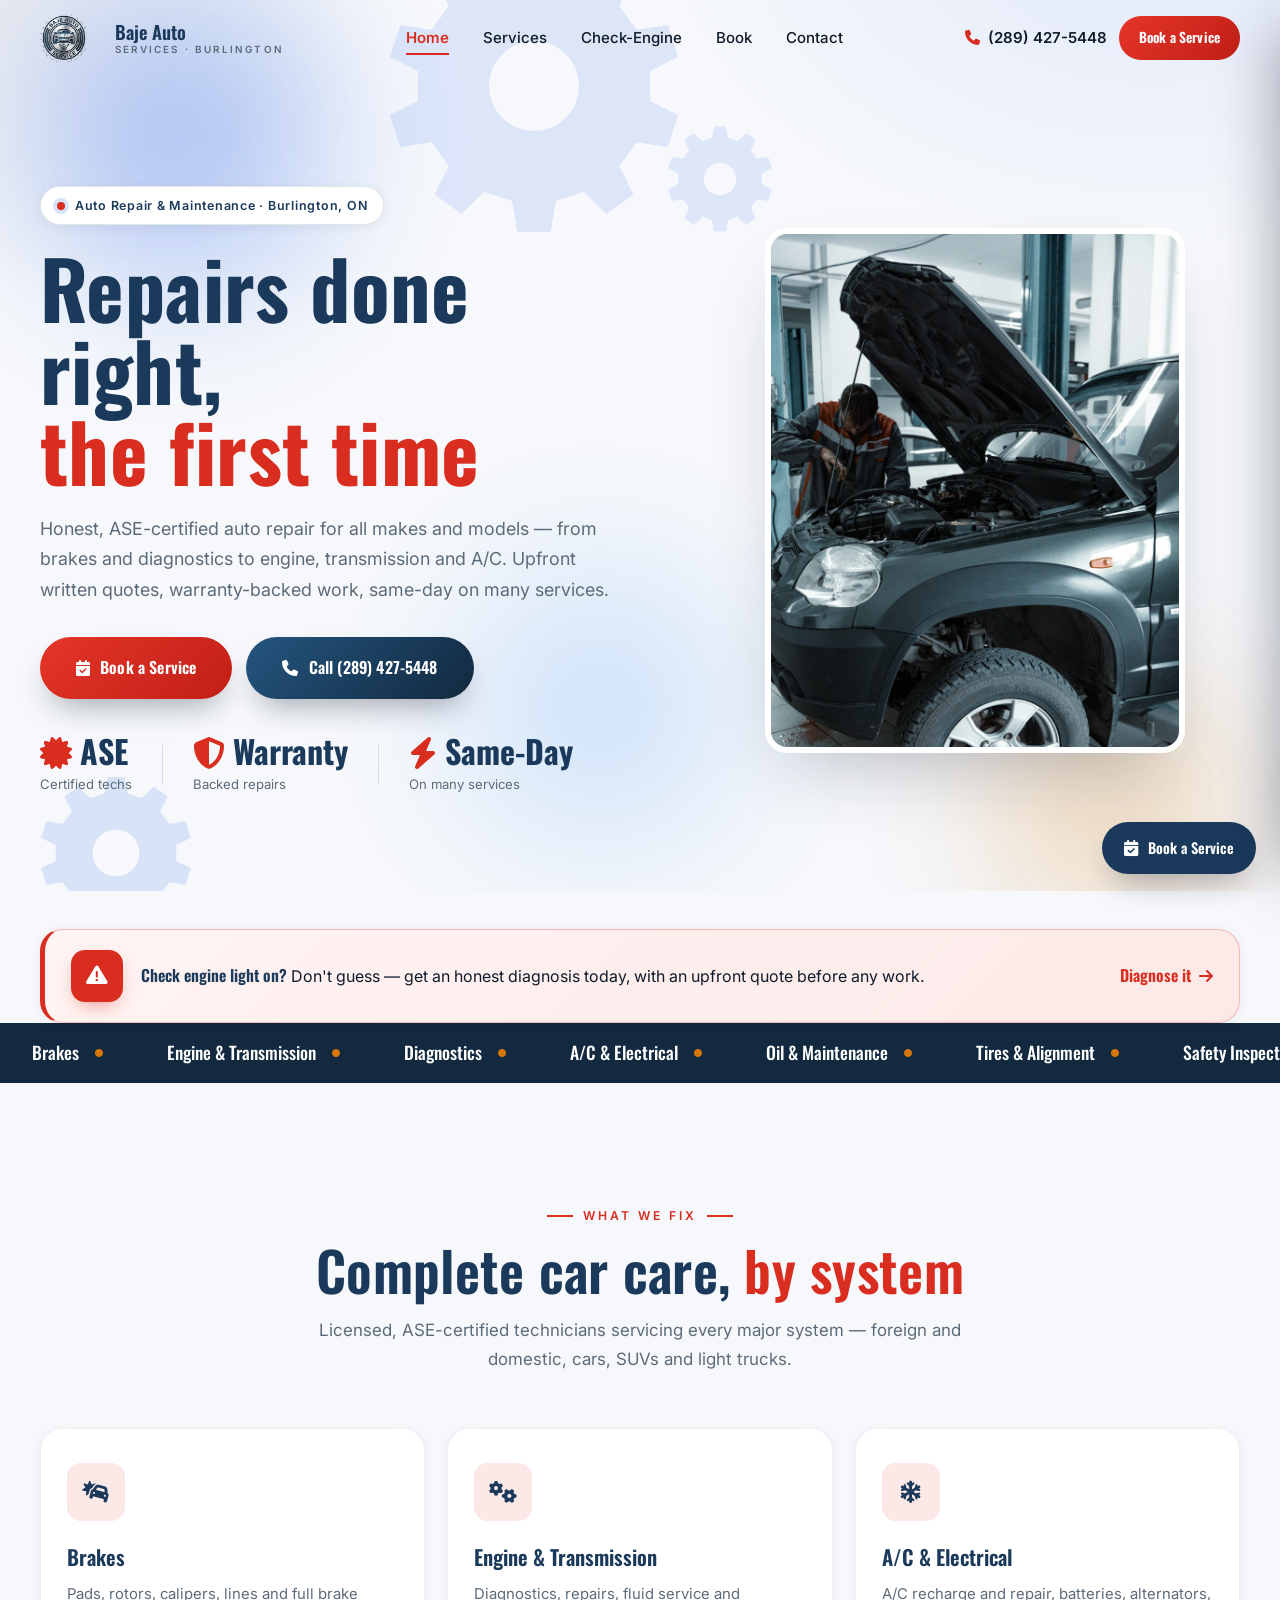
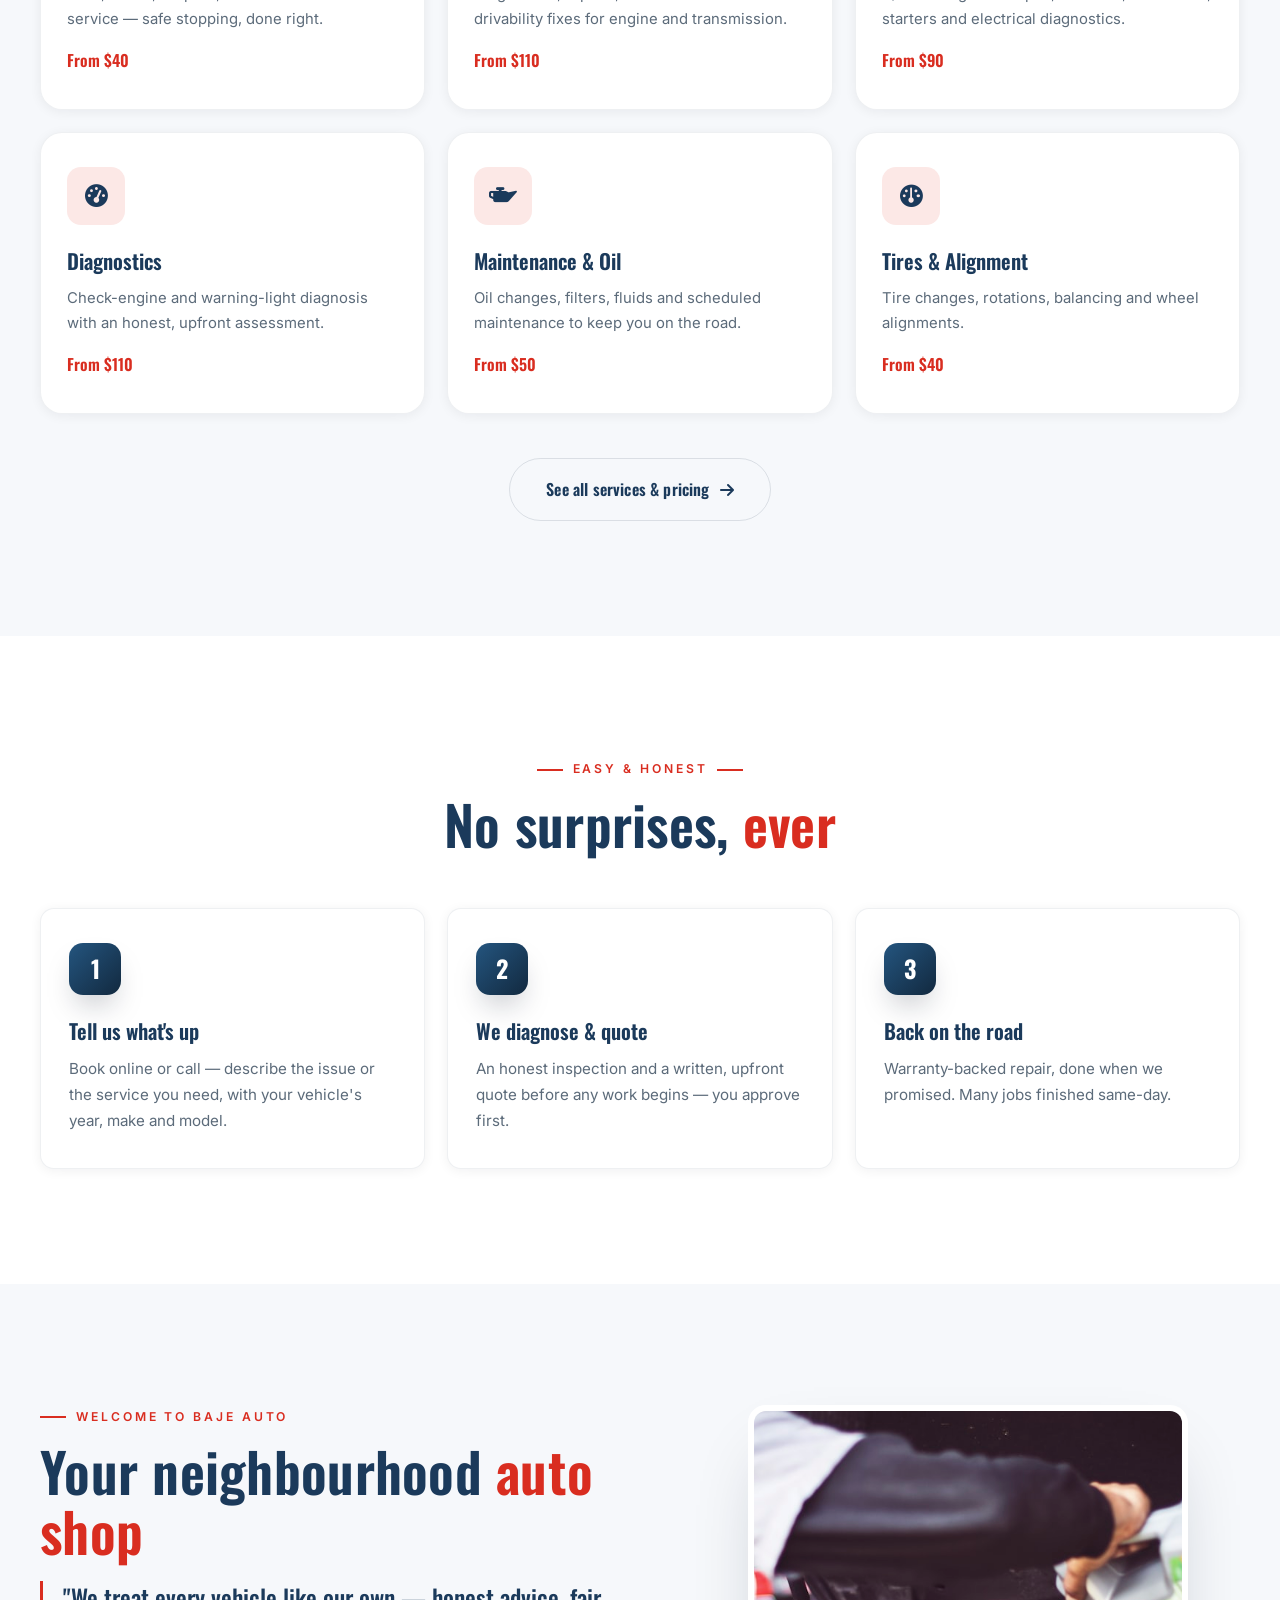
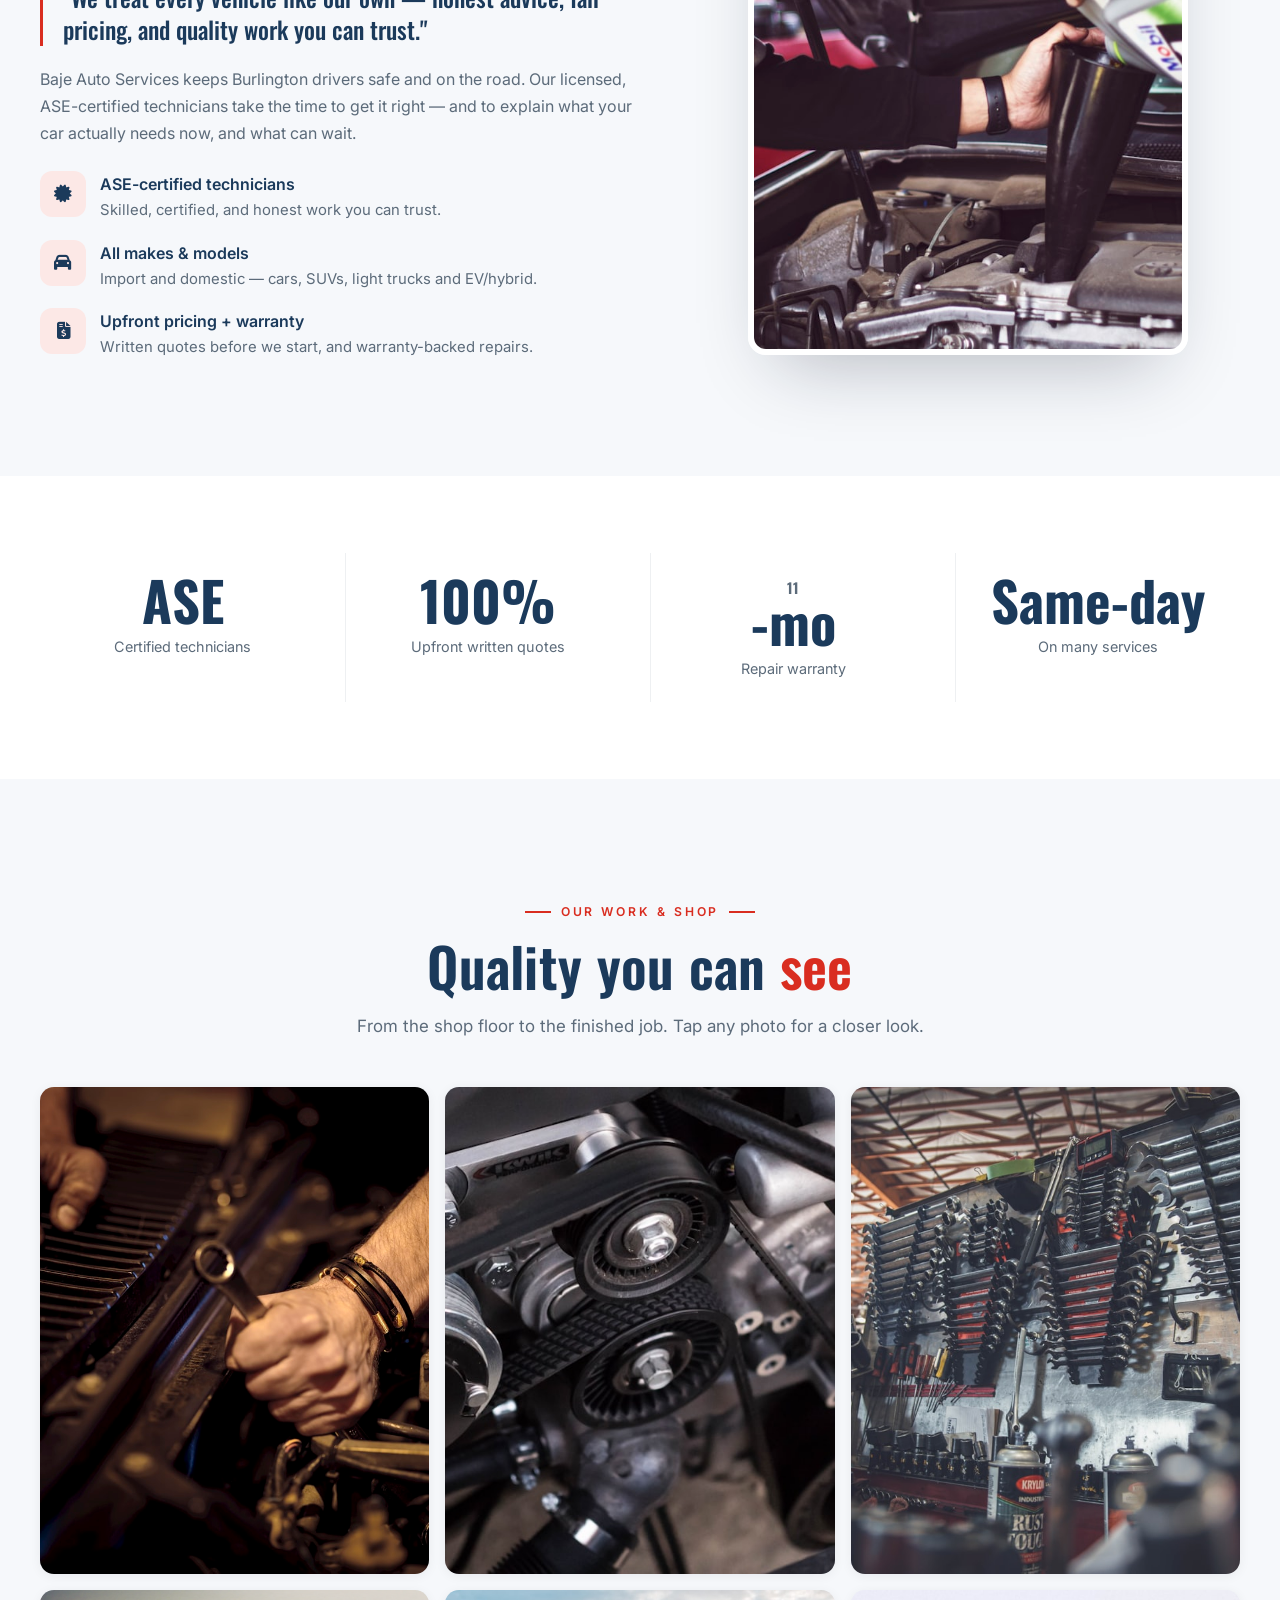
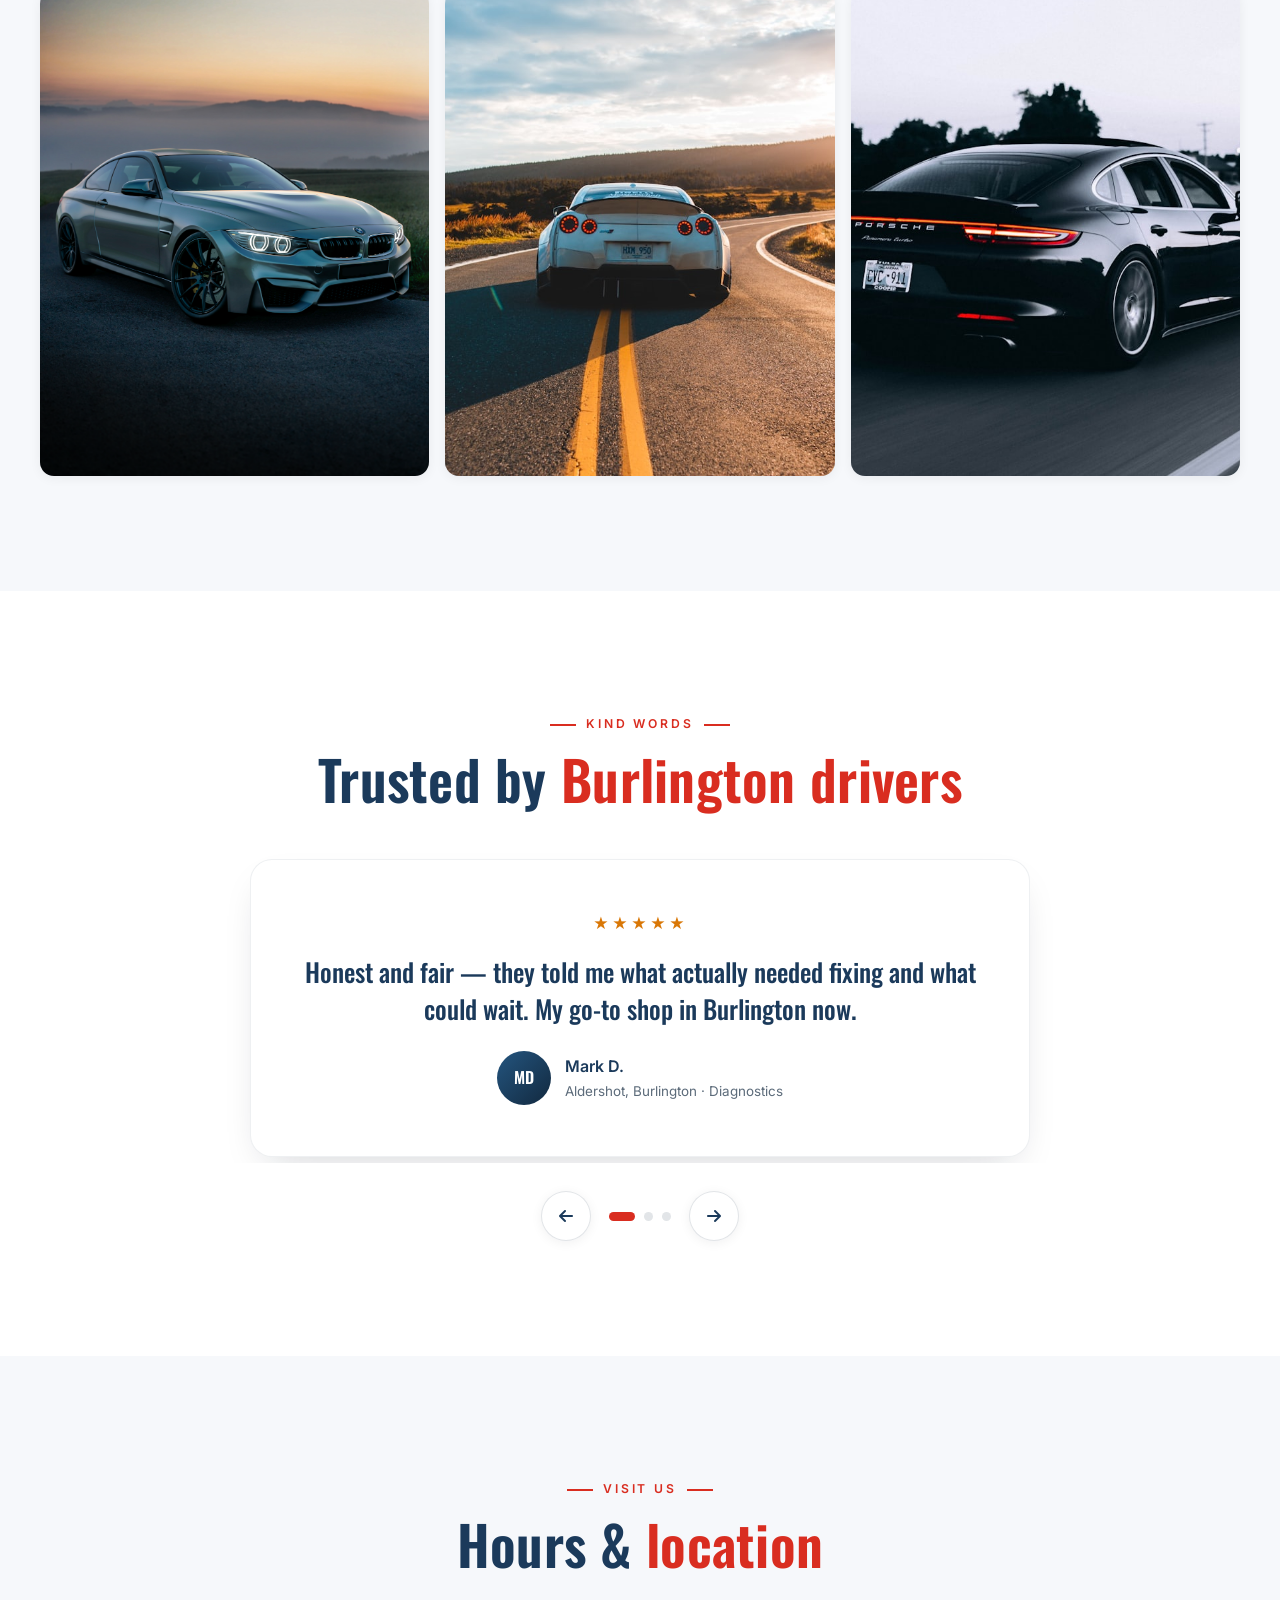
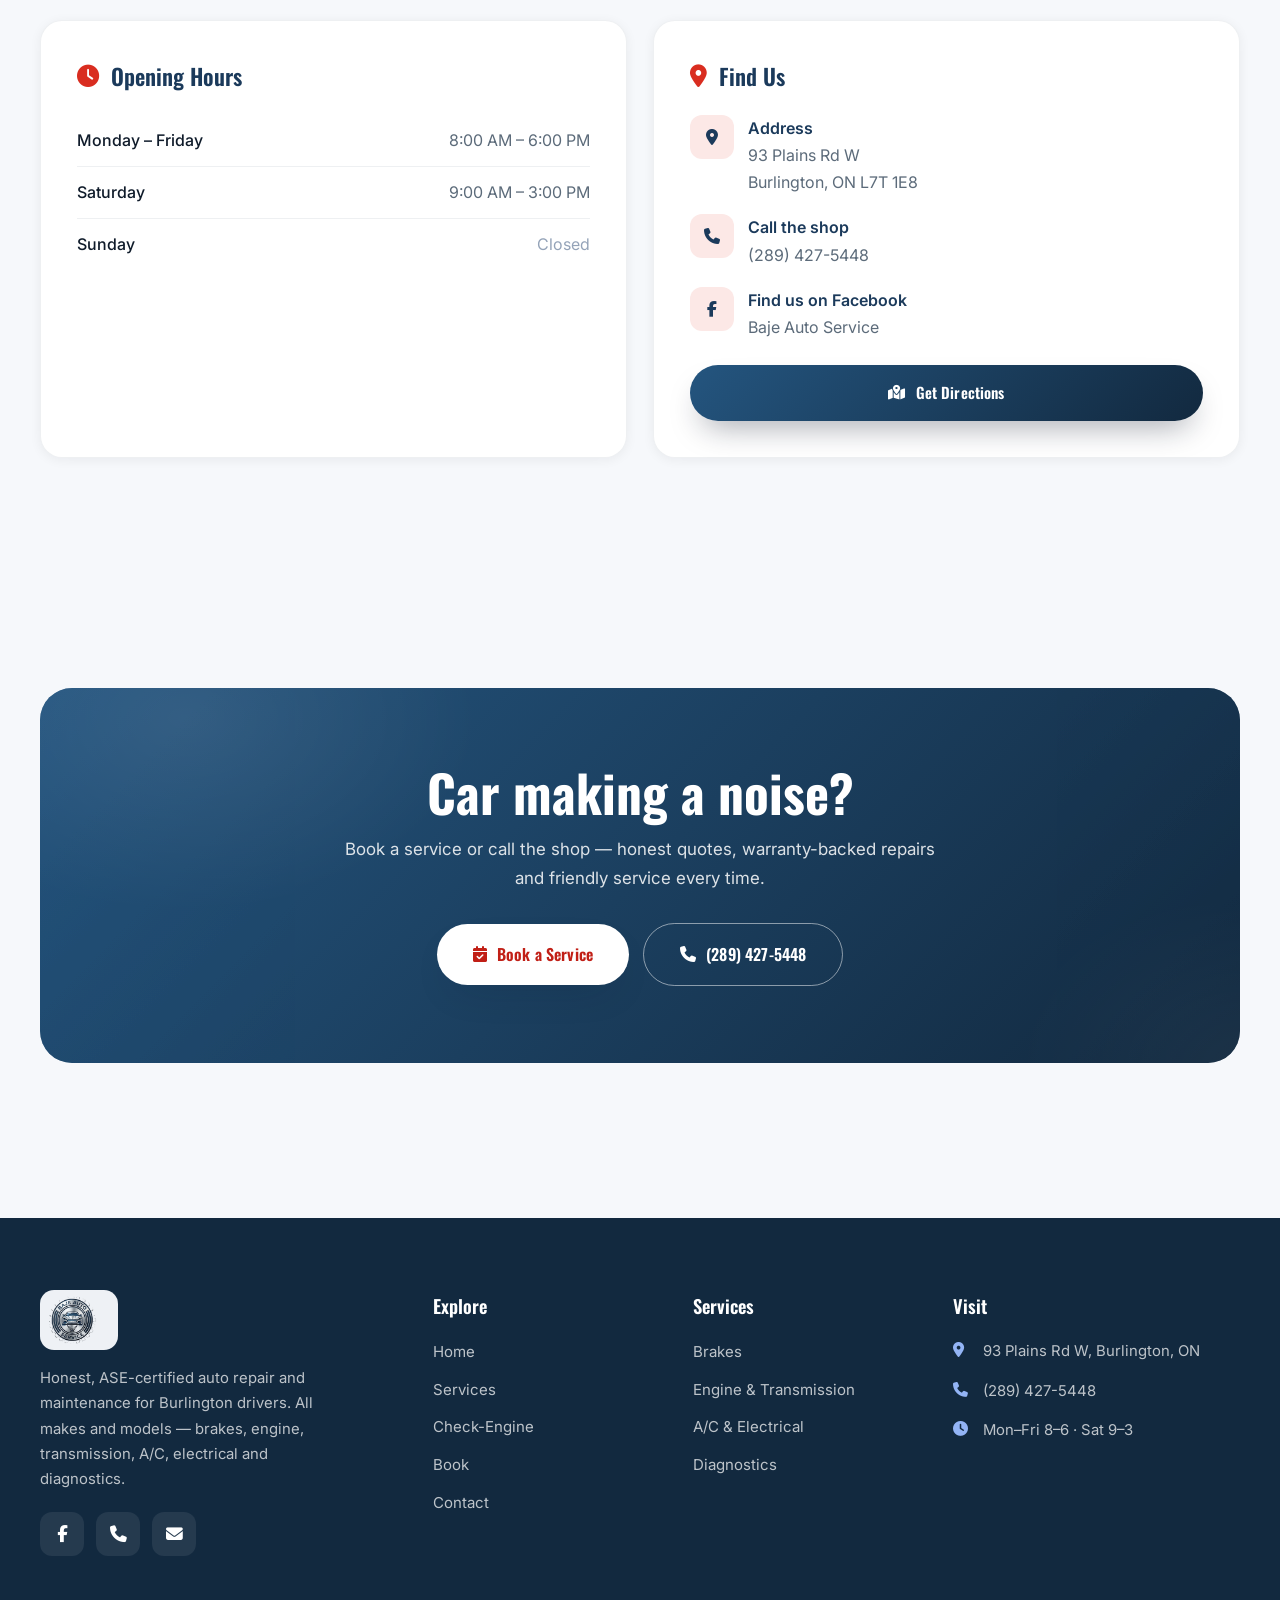
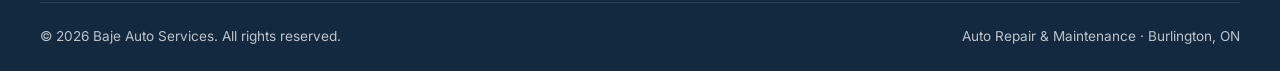
<file: index.html>
<!DOCTYPE html>
<html lang="en">
<head>
  <meta charset="UTF-8" />
  <meta name="viewport" content="width=device-width, initial-scale=1.0" />
  <title>Baje Auto Services | Auto Repair &amp; Maintenance in Burlington, ON</title>
  <meta name="description" content="Honest, ASE-certified auto repair &amp; maintenance in Burlington, ON. Brakes, engine, transmission, A/C, electrical and diagnostics. All makes &amp; models, warranty-backed, same-day on many services. Call (289) 427-5448." />
  <meta name="theme-color" content="#1B3A5B" />
  <meta property="og:type" content="website" />
  <meta property="og:site_name" content="Baje Auto Services" />
  <meta property="og:title" content="Baje Auto Services | Auto Repair in Burlington, ON" />
  <meta property="og:description" content="Honest, warranty-backed auto repair — brakes, engine, transmission, A/C, electrical &amp; diagnostics. All makes &amp; models." />

  <link rel="icon" type="image/svg+xml" href="assets/favicon.svg" />
  <link rel="preconnect" href="https://fonts.googleapis.com" />
  <link rel="preconnect" href="https://fonts.gstatic.com" crossorigin />
  <link href="https://fonts.googleapis.com/css2?family=Oswald:wght@500;600;700&family=Inter:wght@400;500;600&display=swap" rel="stylesheet" />
  <link rel="stylesheet" href="https://cdnjs.cloudflare.com/ajax/libs/font-awesome/6.5.1/css/all.min.css" />
  <link rel="stylesheet" href="css/styles.css" />

  <script type="application/ld+json">
  {
    "@context": "https://schema.org",
    "@type": "AutoRepair",
    "name": "Baje Auto Services",
    "description": "Honest, ASE-certified auto repair and maintenance in Burlington — brakes, engine, transmission, A/C, electrical, diagnostics, oil and tires. All makes & models, warranty-backed.",
    "priceRange": "$$",
    "telephone": "+1-289-427-5448",
    "email": "info@bajeauto.ca",
    "address": { "@type": "PostalAddress", "streetAddress": "93 Plains Rd W", "addressLocality": "Burlington", "addressRegion": "ON", "postalCode": "L7T 1E8", "addressCountry": "CA" },
    "areaServed": "Burlington",
    "openingHours": ["Mo-Fr 08:00-18:00", "Sa 09:00-15:00"],
    "sameAs": ["https://www.facebook.com/p/Baje-Auto-Service-100063463634111/"]
  }
  </script>
</head>
<body>

  <!-- ============ HEADER ============ -->
  <header class="site-header" id="header">
    <div class="container nav">
      <a href="index.html" class="brand" aria-label="Baje Auto Services home">
        <img src="assets/logo-mark.png" alt="Baje Auto Services" class="brand-logo" />
        <span class="brand-name"><b>Baje Auto</b><small>Services · Burlington</small></span>
      </a>
      <nav class="nav-links" aria-label="Primary">
        <a href="index.html" class="active">Home</a>
        <a href="services.html">Services</a>
        <a href="diagnostics.html">Check-Engine</a>
        <a href="book.html">Book</a>
        <a href="contact.html">Contact</a>
      </nav>
      <div class="nav-actions">
        <a href="tel:+12894275448" class="nav-phone"><i class="fa-solid fa-phone"></i> (289) 427-5448</a>
        <a href="book.html#quote" class="btn btn--sm">Book a Service</a>
        <button class="menu-toggle" id="menuToggle" aria-label="Open menu"><i class="fa-solid fa-bars"></i></button>
      </div>
    </div>
  </header>

  <!-- ============ MOBILE DRAWER ============ -->
  <div class="scrim" id="scrim"></div>
  <aside class="mobile-drawer" id="drawer" aria-label="Mobile menu">
    <div class="drawer-head">
      <img src="assets/logo-mark.png" alt="Baje Auto Services" style="height:44px" />
      <button class="drawer-close" id="drawerClose" aria-label="Close menu"><i class="fa-solid fa-xmark"></i></button>
    </div>
    <nav>
      <a href="index.html" class="active">Home <i class="fa-solid fa-chevron-right"></i></a>
      <a href="services.html">Services <i class="fa-solid fa-chevron-right"></i></a>
      <a href="diagnostics.html">Check-Engine Light <i class="fa-solid fa-chevron-right"></i></a>
      <a href="book.html">Book <i class="fa-solid fa-chevron-right"></i></a>
      <a href="contact.html">Contact <i class="fa-solid fa-chevron-right"></i></a>
    </nav>
    <div class="drawer-cta">
      <a href="book.html#quote" class="btn btn--block">Book a Service</a>
      <a href="tel:+12894275448" class="btn btn--navy btn--block"><i class="fa-solid fa-phone"></i> Call the Shop</a>
    </div>
    <div class="drawer-contact">
      <a href="tel:+12894275448"><i class="fa-solid fa-phone"></i> (289) 427-5448</a>
      <span><i class="fa-solid fa-location-dot"></i> 93 Plains Rd W, Burlington, ON</span>
    </div>
  </aside>

  <!-- ============ HERO (dual-path: Book OR Call) ============ -->
  <section class="hero">
    <div class="hero-bg" aria-hidden="true">
      <span class="ambient-blob b1"></span>
      <span class="ambient-blob b2"></span>
      <span class="ambient-blob b3"></span>
      <img class="ambient-gear g1" src="assets/gear.svg" alt="" />
      <img class="ambient-gear g2" src="assets/gear.svg" alt="" />
      <img class="ambient-gear g3" src="assets/gear.svg" alt="" />
    </div>
    <div class="container hero-grid">
      <div class="hero-content">
        <span class="hero-badge reveal"><span class="dot"></span> Auto Repair &amp; Maintenance · Burlington, ON</span>
        <h1 class="hero-title reveal d1">Repairs done right,<br/><em>the first time</em></h1>
        <p class="hero-sub reveal d2">Honest, ASE-certified auto repair for all makes and models — from brakes and diagnostics to engine, transmission and A/C. Upfront written quotes, warranty-backed work, same-day on many services.</p>
        <div class="hero-ctas reveal d3">
          <a href="book.html#quote" class="btn btn--lg"><i class="fa-solid fa-calendar-check"></i> Book a Service</a>
          <a href="tel:+12894275448" class="btn btn--navy btn--lg"><i class="fa-solid fa-phone"></i> Call (289) 427-5448</a>
        </div>
        <div class="hero-meta reveal d4">
          <div class="m"><b><i class="fa-solid fa-certificate" style="color:var(--navy-bright)"></i> ASE</b><span>Certified techs</span></div>
          <div class="divider"></div>
          <div class="m"><b><i class="fa-solid fa-shield-halved" style="color:var(--navy-bright)"></i> Warranty</b><span>Backed repairs</span></div>
          <div class="divider"></div>
          <div class="m"><b><i class="fa-solid fa-bolt" style="color:var(--navy-bright)"></i> Same-Day</b><span>On many services</span></div>
        </div>
      </div>
      <div class="hero-visual" id="heroVisual">
        <div class="hero-photo-wrap">
          <!-- REPLACE WITH REAL PHOTO: shop storefront / bay with a car on the lift -->
          <div class="hero-photo"><img src="assets/photos/hero.jpg" alt="Technician servicing a vehicle at Baje Auto Services" data-zoom /></div>
        </div>
      </div>
    </div>
  </section>

  <!-- ============ CHECK-ENGINE CALLOUT ============ -->
  <div class="container">
    <a href="diagnostics.html" class="ce-band reveal">
      <span class="ce-ico"><i class="fa-solid fa-triangle-exclamation"></i></span>
      <span class="ce-txt"><b>Check engine light on?</b> Don't guess — get an honest diagnosis today, with an upfront quote before any work.</span>
      <span class="ce-go">Diagnose it <i class="fa-solid fa-arrow-right"></i></span>
    </a>
  </div>

  <!-- ============ MARQUEE ============ -->
  <div class="marquee" aria-hidden="true">
    <div class="marquee-track">
      <span class="marquee-item">Brakes <i class="fa-solid fa-circle"></i></span>
      <span class="marquee-item">Engine &amp; Transmission <i class="fa-solid fa-circle"></i></span>
      <span class="marquee-item">Diagnostics <i class="fa-solid fa-circle"></i></span>
      <span class="marquee-item">A/C &amp; Electrical <i class="fa-solid fa-circle"></i></span>
      <span class="marquee-item">Oil &amp; Maintenance <i class="fa-solid fa-circle"></i></span>
      <span class="marquee-item">Tires &amp; Alignment <i class="fa-solid fa-circle"></i></span>
      <span class="marquee-item">Safety Inspections <i class="fa-solid fa-circle"></i></span>
      <span class="marquee-item">Brakes <i class="fa-solid fa-circle"></i></span>
      <span class="marquee-item">Engine &amp; Transmission <i class="fa-solid fa-circle"></i></span>
      <span class="marquee-item">Diagnostics <i class="fa-solid fa-circle"></i></span>
      <span class="marquee-item">A/C &amp; Electrical <i class="fa-solid fa-circle"></i></span>
      <span class="marquee-item">Oil &amp; Maintenance <i class="fa-solid fa-circle"></i></span>
      <span class="marquee-item">Tires &amp; Alignment <i class="fa-solid fa-circle"></i></span>
      <span class="marquee-item">Safety Inspections <i class="fa-solid fa-circle"></i></span>
    </div>
  </div>

  <!-- ============ SERVICES BY SYSTEM ============ -->
  <section class="section" id="services">
    <div class="container center">
      <span class="eyebrow eyebrow--center reveal">What We Fix</span>
      <h2 class="section-title reveal d1">Complete car care, <em>by system</em></h2>
      <p class="section-lead reveal d2">Licensed, ASE-certified technicians servicing every major system — foreign and domestic, cars, SUVs and light trucks.</p>
    </div>
    <div class="container">
      <div class="feat-grid">
        <div class="feat-card reveal d1"><div class="ic"><i class="fa-solid fa-car-burst"></i></div><h3>Brakes</h3><p>Pads, rotors, calipers, lines and full brake service — safe stopping, done right.</p><span class="from">From $40</span></div>
        <div class="feat-card reveal d2"><div class="ic"><i class="fa-solid fa-gears"></i></div><h3>Engine &amp; Transmission</h3><p>Diagnostics, repairs, fluid service and drivability fixes for engine and transmission.</p><span class="from">From $110</span></div>
        <div class="feat-card reveal d3"><div class="ic"><i class="fa-solid fa-snowflake"></i></div><h3>A/C &amp; Electrical</h3><p>A/C recharge and repair, batteries, alternators, starters and electrical diagnostics.</p><span class="from">From $90</span></div>
        <div class="feat-card reveal d4"><div class="ic"><i class="fa-solid fa-gauge-high"></i></div><h3>Diagnostics</h3><p>Check-engine and warning-light diagnosis with an honest, upfront assessment.</p><span class="from">From $110</span></div>
        <div class="feat-card reveal d1"><div class="ic"><i class="fa-solid fa-oil-can"></i></div><h3>Maintenance &amp; Oil</h3><p>Oil changes, filters, fluids and scheduled maintenance to keep you on the road.</p><span class="from">From $50</span></div>
        <div class="feat-card reveal d2"><div class="ic"><i class="fa-solid fa-gauge"></i></div><h3>Tires &amp; Alignment</h3><p>Tire changes, rotations, balancing and wheel alignments.</p><span class="from">From $40</span></div>
      </div>
      <div class="center" style="margin-top:44px"><a href="services.html" class="btn btn--ghost btn--lg reveal">See all services &amp; pricing <i class="fa-solid fa-arrow-right"></i></a></div>
    </div>
  </section>

  <!-- ============ HOW IT WORKS ============ -->
  <section class="section section--alt" id="how">
    <div class="container center">
      <span class="eyebrow eyebrow--center reveal">Easy &amp; Honest</span>
      <h2 class="section-title reveal d1">No surprises, <em>ever</em></h2>
    </div>
    <div class="container">
      <div class="steps">
        <div class="step reveal d1"><div class="step-num">1</div><h3>Tell us what's up</h3><p>Book online or call — describe the issue or the service you need, with your vehicle's year, make and model.</p></div>
        <div class="step reveal d2"><div class="step-num">2</div><h3>We diagnose &amp; quote</h3><p>An honest inspection and a written, upfront quote before any work begins — you approve first.</p></div>
        <div class="step reveal d3"><div class="step-num">3</div><h3>Back on the road</h3><p>Warranty-backed repair, done when we promised. Many jobs finished same-day.</p></div>
      </div>
    </div>
  </section>

  <!-- ============ ABOUT / CERTIFICATIONS ============ -->
  <section class="section" id="about">
    <div class="container story-grid">
      <div class="story-text">
        <span class="eyebrow reveal">Welcome To Baje Auto</span>
        <h2 class="section-title reveal d1">Your neighbourhood <em>auto shop</em></h2>
        <p class="story-quote reveal d2">"We treat every vehicle like our own — honest advice, fair pricing, and quality work you can trust."</p>
        <p class="reveal d2" style="color:var(--ink-soft)">Baje Auto Services keeps Burlington drivers safe and on the road. Our licensed, ASE-certified technicians take the time to get it right — and to explain what your car actually needs now, and what can wait.</p>
        <div class="story-features">
          <div class="story-feature reveal d1"><span class="ic"><i class="fa-solid fa-certificate"></i></span><div><b>ASE-certified technicians</b><p>Skilled, certified, and honest work you can trust.</p></div></div>
          <div class="story-feature reveal d2"><span class="ic"><i class="fa-solid fa-car"></i></span><div><b>All makes &amp; models</b><p>Import and domestic — cars, SUVs, light trucks and EV/hybrid.</p></div></div>
          <div class="story-feature reveal d3"><span class="ic"><i class="fa-solid fa-file-invoice-dollar"></i></span><div><b>Upfront pricing + warranty</b><p>Written quotes before we start, and warranty-backed repairs.</p></div></div>
        </div>
      </div>
      <div class="story-collage reveal-scale">
        <!-- REPLACE WITH REAL PHOTO: the shop, team, or a car being serviced -->
        <div class="story-media"><img src="assets/photos/about.jpg" alt="Service at Baje Auto Services" data-parallax="22" /></div>
      </div>
    </div>
  </section>

  <!-- ============ TRUST STATS ============ -->
  <section class="section--tight section--alt">
    <div class="container">
      <div class="stats">
        <div class="stat reveal d1"><b>ASE</b><span>Certified technicians</span></div>
        <div class="stat reveal d2"><b>100%</b><span>Upfront written quotes</span></div>
        <div class="stat reveal d3"><b><span data-count="12">0</span>-mo</b><span>Repair warranty</span></div>
        <div class="stat reveal d4"><b>Same-day</b><span>On many services</span></div>
      </div>
    </div>
  </section>

  <!-- ============ GALLERY ============ -->
  <section class="section" id="gallery">
    <div class="container center">
      <span class="eyebrow eyebrow--center reveal">Our Work &amp; Shop</span>
      <h2 class="section-title reveal d1">Quality you can <em>see</em></h2>
      <p class="section-lead reveal d2">From the shop floor to the finished job. Tap any photo for a closer look.</p>
    </div>
    <div class="container">
      <!-- REPLACE WITH REAL PHOTOS: shop bays, technicians, before/after work, storefront sign -->
      <div class="gallery reveal">
        <div class="gal-item" data-cap="Repairs &amp; service done right"><img src="assets/photos/g1.jpg" alt="Mechanic repairing an engine" /><span class="gal-cap">Repairs &amp; Service</span></div>
        <div class="gal-item" data-cap="Precision diagnostics"><img src="assets/photos/g2.jpg" alt="Engine diagnostics" /><span class="gal-cap">Diagnostics</span></div>
        <div class="gal-item" data-cap="Quality parts &amp; components"><img src="assets/photos/g3.jpg" alt="Auto parts" /><span class="gal-cap">Quality Parts</span></div>
        <div class="gal-item" data-cap="Ready for pickup"><img src="assets/photos/g4.jpg" alt="Serviced car ready for pickup" /><span class="gal-cap">Ready for Pickup</span></div>
        <div class="gal-item" data-cap="Back on the road, safely"><img src="assets/photos/g5.jpg" alt="Car back on the road" /><span class="gal-cap">Back on the Road</span></div>
        <div class="gal-item" data-cap="All makes &amp; models welcome"><img src="assets/photos/g6.jpg" alt="Serviced vehicle" /><span class="gal-cap">All Makes &amp; Models</span></div>
      </div>
    </div>
  </section>

  <!-- ============ TESTIMONIALS ============ -->
  <section class="section section--alt testimonials" id="reviews">
    <div class="container center">
      <span class="eyebrow eyebrow--center reveal">Kind Words</span>
      <h2 class="section-title reveal d1">Trusted by <em>Burlington drivers</em></h2>
    </div>
    <div class="container">
      <div class="tst-viewport">
        <div class="tst-track" id="tstTrack">
          <div class="tst-slide"><div class="tst-card">
            <div class="tst-stars">★★★★★</div>
            <p class="tst-text">Honest and fair — they told me what actually needed fixing and what could wait. My go-to shop in Burlington now.</p>
            <div class="tst-author"><div class="tst-avatar">MD</div><div class="who"><b>Mark D.</b><span>Aldershot, Burlington · Diagnostics</span></div></div>
          </div></div>
          <div class="tst-slide"><div class="tst-card">
            <div class="tst-stars">★★★★★</div>
            <p class="tst-text">Fast, professional and reasonably priced. Fixed my brakes the same day and explained everything clearly. Highly recommend them.</p>
            <div class="tst-author"><div class="tst-avatar">PS</div><div class="who"><b>Priya S.</b><span>Plains Road · Brake service</span></div></div>
          </div></div>
          <div class="tst-slide"><div class="tst-card">
            <div class="tst-stars">★★★★★</div>
            <p class="tst-text">Finally a mechanic I trust. Clear written quotes, quality work and no surprises on the bill. Won't take my car anywhere else.</p>
            <div class="tst-author"><div class="tst-avatar">TR</div><div class="who"><b>Tom R.</b><span>Burlington · Maintenance</span></div></div>
          </div></div>
        </div>
      </div>
      <div class="tst-controls">
        <button class="tst-arrow" id="tstPrev" aria-label="Previous review"><i class="fa-solid fa-arrow-left"></i></button>
        <div class="tst-dots" id="tstDots"></div>
        <button class="tst-arrow" id="tstNext" aria-label="Next review"><i class="fa-solid fa-arrow-right"></i></button>
      </div>
    </div>
  </section>

  <!-- ============ HOURS & LOCATION (NAP) ============ -->
  <section class="section" id="visit">
    <div class="container center">
      <span class="eyebrow eyebrow--center reveal">Visit Us</span>
      <h2 class="section-title reveal d1">Hours &amp; <em>location</em></h2>
    </div>
    <div class="container">
      <div class="hours-grid">
        <div class="hours-card reveal">
          <h3><i class="fa-solid fa-clock"></i> Opening Hours</h3>
          <div class="hours-row"><span class="d">Monday – Friday</span><span class="h">8:00 AM – 6:00 PM</span></div>
          <div class="hours-row"><span class="d">Saturday</span><span class="h">9:00 AM – 3:00 PM</span></div>
          <div class="hours-row"><span class="d">Sunday</span><span class="h closed">Closed</span></div>
        </div>
        <div class="hours-card reveal d1">
          <h3><i class="fa-solid fa-location-dot"></i> Find Us</h3>
          <div class="info-list">
            <div class="info-row"><span class="ic"><i class="fa-solid fa-location-dot"></i></span><div><b>Address</b><span>93 Plains Rd W<br/>Burlington, ON L7T 1E8</span></div></div>
            <div class="info-row"><span class="ic"><i class="fa-solid fa-phone"></i></span><div><b>Call the shop</b><a href="tel:+12894275448">(289) 427-5448</a></div></div>
            <div class="info-row"><span class="ic"><i class="fa-brands fa-facebook-f"></i></span><div><b>Find us on Facebook</b><a href="https://www.facebook.com/p/Baje-Auto-Service-100063463634111/" target="_blank" rel="noopener">Baje Auto Service</a></div></div>
          </div>
          <a href="https://www.google.com/maps/search/?api=1&query=93+Plains+Rd+W+Burlington+ON" target="_blank" rel="noopener" class="btn btn--block btn--navy" style="margin-top:24px"><i class="fa-solid fa-map-location-dot"></i> Get Directions</a>
        </div>
      </div>
    </div>
  </section>

  <!-- ============ CTA ============ -->
  <section class="section">
    <div class="container">
      <div class="cta-band reveal-scale">
        <h2>Car making a noise?</h2>
        <p>Book a service or call the shop — honest quotes, warranty-backed repairs and friendly service every time.</p>
        <div class="hero-ctas">
          <a href="book.html#quote" class="btn btn--white btn--lg"><i class="fa-solid fa-calendar-check"></i> Book a Service</a>
          <a href="tel:+12894275448" class="btn btn--ghost btn--lg" style="border-color:rgba(255,255,255,0.5);color:#fff"><i class="fa-solid fa-phone"></i> (289) 427-5448</a>
        </div>
      </div>
    </div>
  </section>

  <!-- ============ FOOTER ============ -->
  <footer class="footer">
    <div class="container">
      <div class="footer-top">
        <div class="footer-brand">
          <img src="assets/logo-mark.png" alt="Baje Auto Services" class="brand-logo-f" />
          <p>Honest, ASE-certified auto repair and maintenance for Burlington drivers. All makes and models — brakes, engine, transmission, A/C, electrical and diagnostics.</p>
          <div class="footer-social">
            <a href="https://www.facebook.com/p/Baje-Auto-Service-100063463634111/" target="_blank" rel="noopener" aria-label="Facebook"><i class="fa-brands fa-facebook-f"></i></a>
            <a href="tel:+12894275448" aria-label="Phone"><i class="fa-solid fa-phone"></i></a>
            <a href="mailto:info@bajeauto.ca" aria-label="Email"><i class="fa-solid fa-envelope"></i></a>
          </div>
        </div>
        <div>
          <h4>Explore</h4>
          <div class="footer-links"><a href="index.html">Home</a><a href="services.html">Services</a><a href="diagnostics.html">Check-Engine</a><a href="book.html">Book</a><a href="contact.html">Contact</a></div>
        </div>
        <div>
          <h4>Services</h4>
          <div class="footer-links"><a href="services.html">Brakes</a><a href="services.html">Engine &amp; Transmission</a><a href="services.html">A/C &amp; Electrical</a><a href="services.html">Diagnostics</a></div>
        </div>
        <div>
          <h4>Visit</h4>
          <div class="footer-contact">
            <span><i class="fa-solid fa-location-dot"></i> 93 Plains Rd W, Burlington, ON</span>
            <a href="tel:+12894275448"><i class="fa-solid fa-phone"></i> (289) 427-5448</a>
            <span><i class="fa-solid fa-clock"></i> Mon–Fri 8–6 · Sat 9–3</span>
          </div>
        </div>
      </div>
      <div class="footer-bottom">
        <span>© <span data-year>2026</span> Baje Auto Services. All rights reserved.</span>
        <span>Auto Repair &amp; Maintenance · Burlington, ON</span>
      </div>
    </div>
  </footer>

  <!-- ============ LIGHTBOX ============ -->
  <div class="lightbox" id="lightbox" aria-hidden="true">
    <button class="lightbox-close" id="lbClose" aria-label="Close"><i class="fa-solid fa-xmark"></i></button>
    <button class="lightbox-nav prev" id="lbPrev" aria-label="Previous"><i class="fa-solid fa-chevron-left"></i></button>
    <button class="lightbox-nav next" id="lbNext" aria-label="Next"><i class="fa-solid fa-chevron-right"></i></button>
    <div><img id="lbImg" src="assets/photos/g1.jpg" alt="" /><div class="lightbox-cap" id="lbCap"></div></div>
  </div>

  <a href="book.html#quote" class="fab-cta" aria-label="Book a service"><i class="fa-solid fa-calendar-check"></i><span>Book a Service</span></a>
  <button class="to-top" id="toTop" aria-label="Back to top"><i class="fa-solid fa-arrow-up"></i></button>

  <script src="js/main.js"></script>
</body>
</html>
</file>
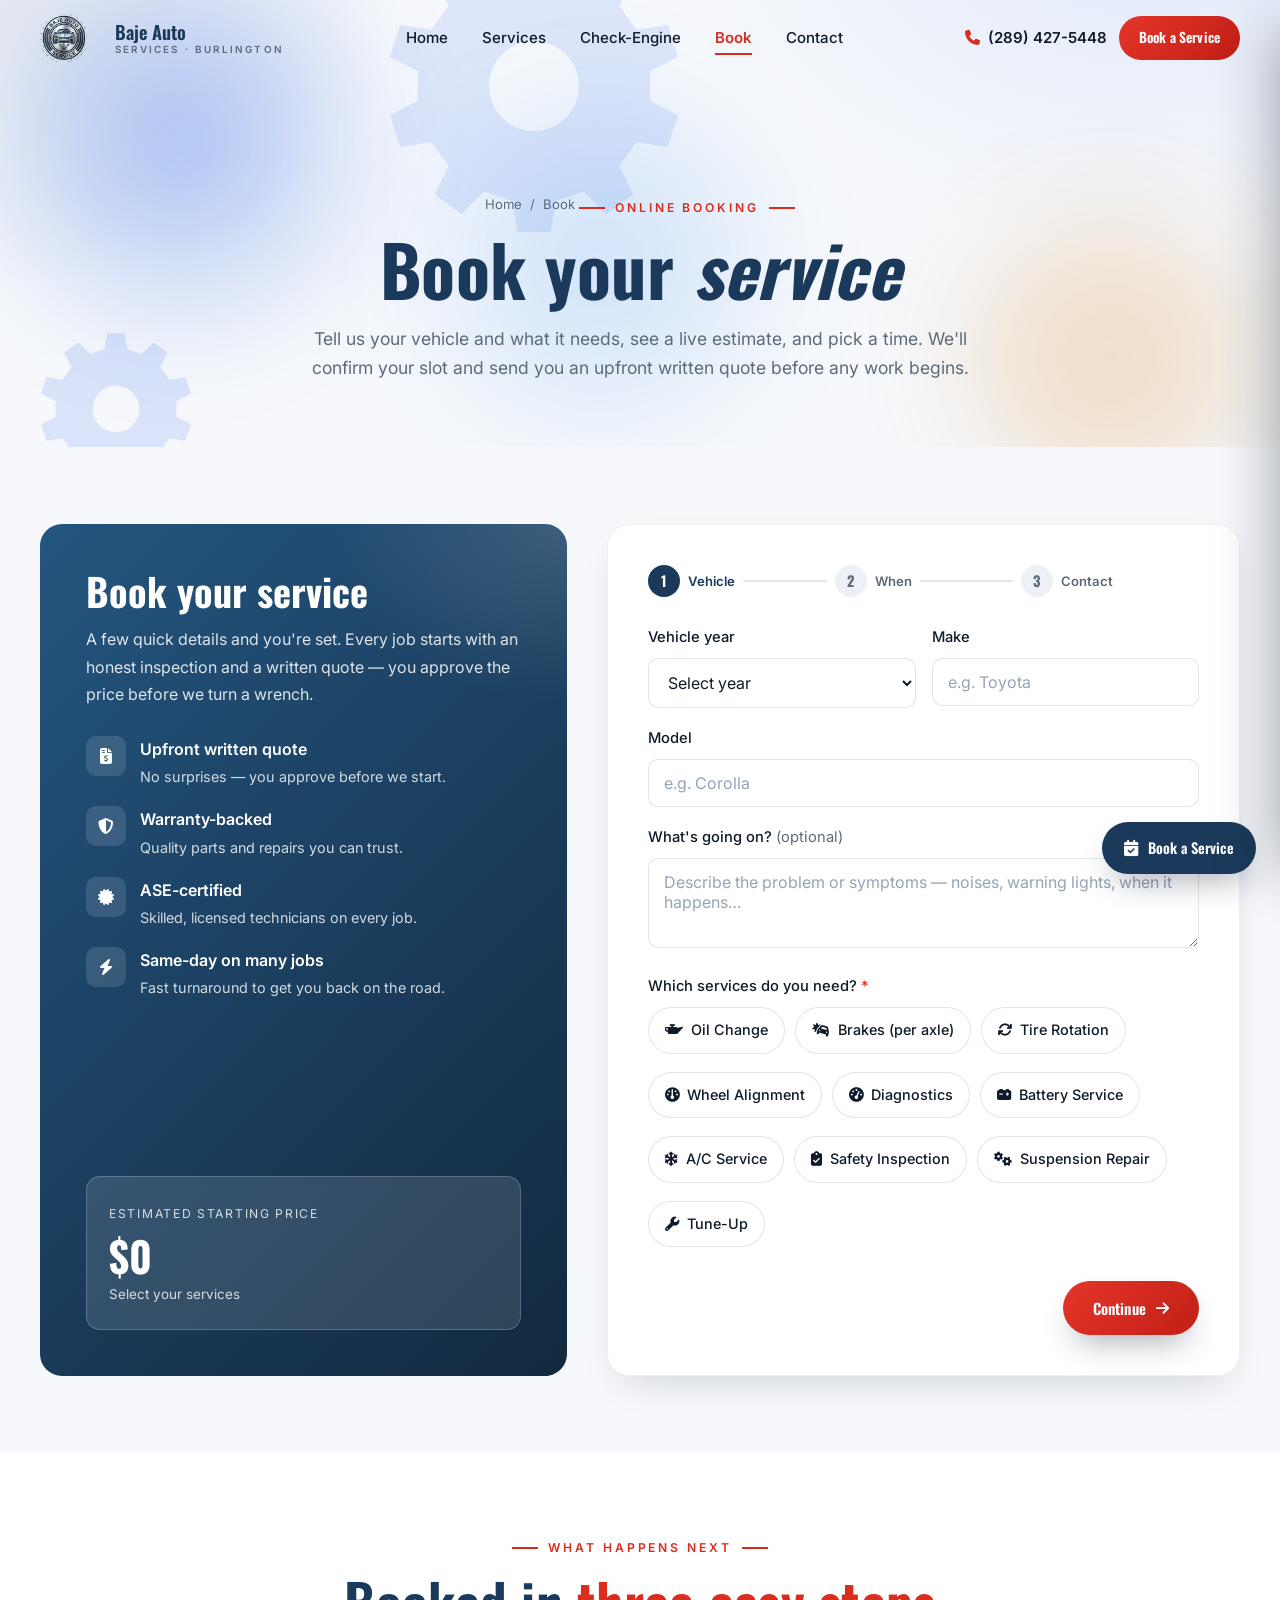
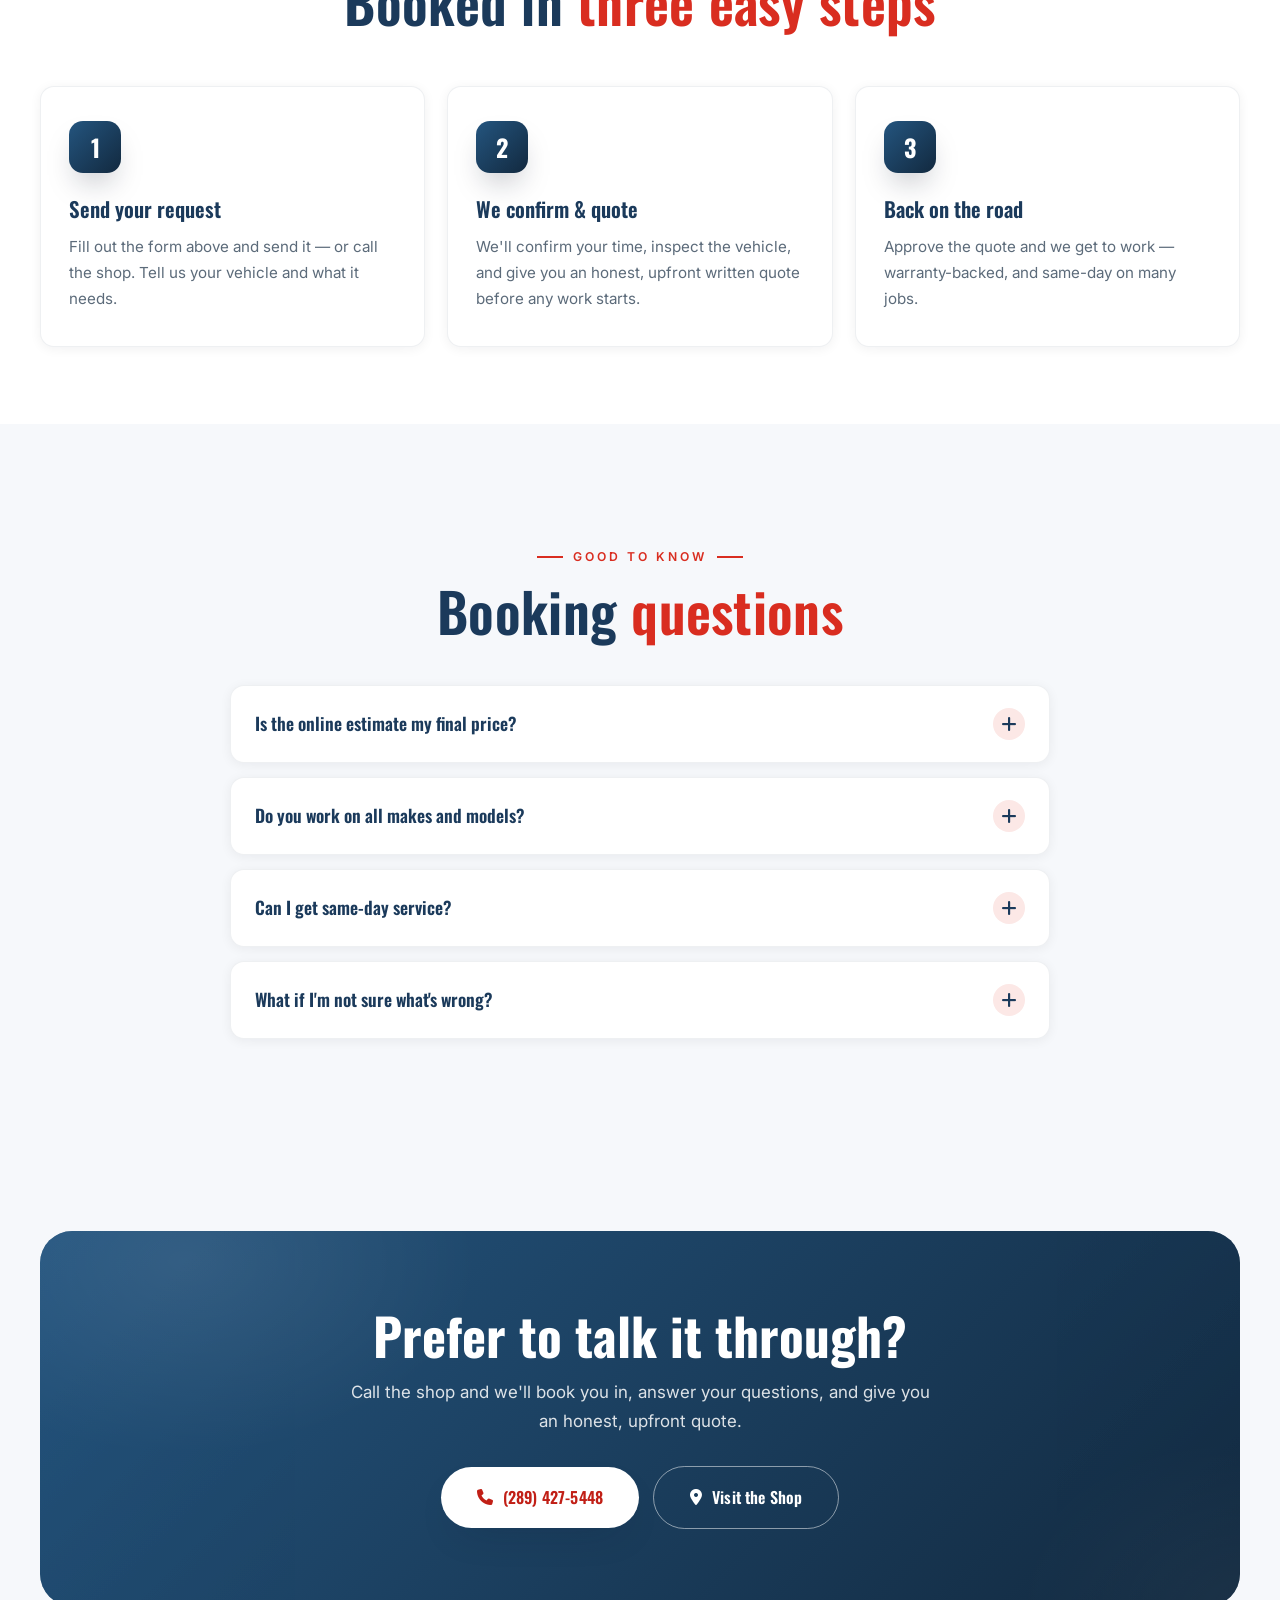
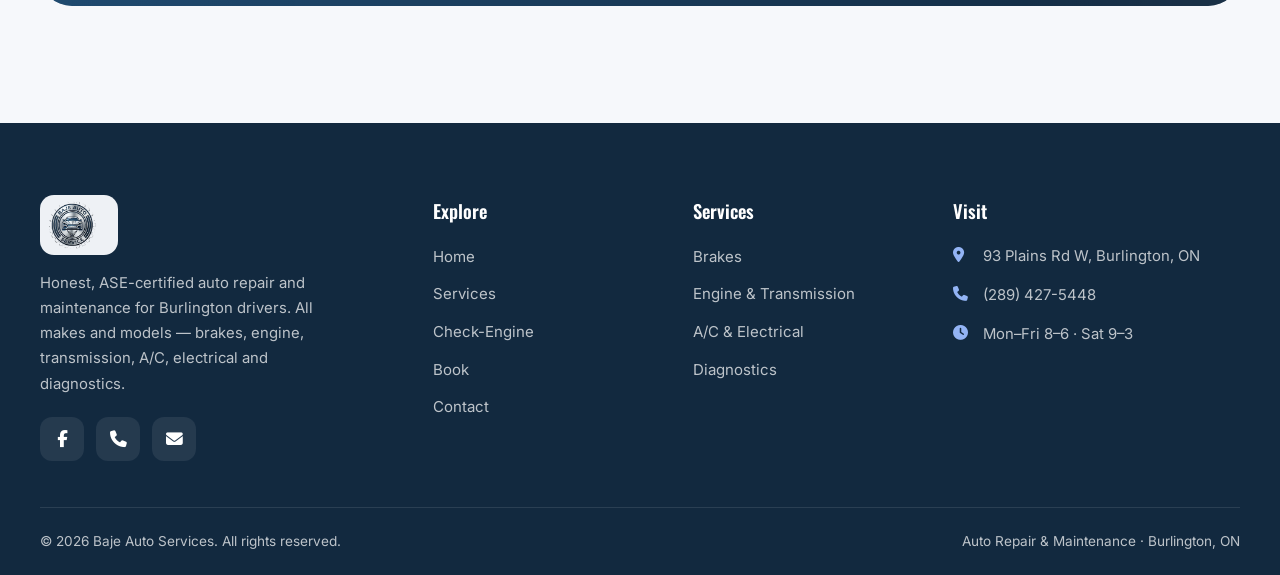
<file: book.html>
<!DOCTYPE html>
<html lang="en">
<head>
  <meta charset="UTF-8" />
  <meta name="viewport" content="width=device-width, initial-scale=1.0" />
  <title>Book a Service | Baje Auto Services · Burlington, ON</title>
  <meta name="description" content="Book your auto service online at Baje Auto Services in Burlington, ON. Tell us your vehicle and service, get a live estimate, and pick a time. Upfront written quotes, warranty-backed, ASE-certified. Call (289) 427-5448." />
  <meta name="theme-color" content="#1B3A5B" />
  <meta property="og:type" content="website" />
  <meta property="og:site_name" content="Baje Auto Services" />
  <meta property="og:title" content="Book a Service | Baje Auto Services · Burlington, ON" />
  <meta property="og:description" content="Book your auto repair or maintenance online — live estimate, upfront written quote, warranty-backed work. All makes & models." />

  <link rel="icon" type="image/svg+xml" href="assets/favicon.svg" />
  <link rel="preconnect" href="https://fonts.googleapis.com" />
  <link rel="preconnect" href="https://fonts.gstatic.com" crossorigin />
  <link href="https://fonts.googleapis.com/css2?family=Oswald:wght@500;600;700&family=Inter:wght@400;500;600&display=swap" rel="stylesheet" />
  <link rel="stylesheet" href="https://cdnjs.cloudflare.com/ajax/libs/font-awesome/6.5.1/css/all.min.css" />
  <link rel="stylesheet" href="css/styles.css" />

  <script type="application/ld+json">
  {
    "@context": "https://schema.org",
    "@type": "AutoRepair",
    "name": "Baje Auto Services",
    "description": "Honest, ASE-certified auto repair and maintenance in Burlington — brakes, engine, transmission, A/C, electrical, diagnostics, oil and tires. All makes & models, warranty-backed.",
    "priceRange": "$$",
    "telephone": "+1-289-427-5448",
    "email": "info@bajeauto.ca",
    "address": { "@type": "PostalAddress", "streetAddress": "93 Plains Rd W", "addressLocality": "Burlington", "addressRegion": "ON", "postalCode": "L7T 1E8", "addressCountry": "CA" },
    "areaServed": "Burlington",
    "openingHours": ["Mo-Fr 08:00-18:00", "Sa 09:00-15:00"],
    "sameAs": ["https://www.facebook.com/p/Baje-Auto-Service-100063463634111/"]
  }
  </script>
</head>
<body>

  <!-- ============ HEADER ============ -->
  <header class="site-header" id="header">
    <div class="container nav">
      <a href="index.html" class="brand" aria-label="Baje Auto Services home">
        <img src="assets/logo-mark.png" alt="Baje Auto Services" class="brand-logo" />
        <span class="brand-name"><b>Baje Auto</b><small>Services · Burlington</small></span>
      </a>
      <nav class="nav-links" aria-label="Primary">
        <a href="index.html">Home</a>
        <a href="services.html">Services</a>
        <a href="diagnostics.html">Check-Engine</a>
        <a href="book.html" class="active">Book</a>
        <a href="contact.html">Contact</a>
      </nav>
      <div class="nav-actions">
        <a href="tel:+12894275448" class="nav-phone"><i class="fa-solid fa-phone"></i> (289) 427-5448</a>
        <a href="book.html#quote" class="btn btn--sm">Book a Service</a>
        <button class="menu-toggle" id="menuToggle" aria-label="Open menu"><i class="fa-solid fa-bars"></i></button>
      </div>
    </div>
  </header>

  <!-- ============ MOBILE DRAWER ============ -->
  <div class="scrim" id="scrim"></div>
  <aside class="mobile-drawer" id="drawer" aria-label="Mobile menu">
    <div class="drawer-head">
      <img src="assets/logo-mark.png" alt="Baje Auto Services" style="height:44px" />
      <button class="drawer-close" id="drawerClose" aria-label="Close menu"><i class="fa-solid fa-xmark"></i></button>
    </div>
    <nav>
      <a href="index.html">Home <i class="fa-solid fa-chevron-right"></i></a>
      <a href="services.html">Services <i class="fa-solid fa-chevron-right"></i></a>
      <a href="diagnostics.html">Check-Engine Light <i class="fa-solid fa-chevron-right"></i></a>
      <a href="book.html" class="active">Book <i class="fa-solid fa-chevron-right"></i></a>
      <a href="contact.html">Contact <i class="fa-solid fa-chevron-right"></i></a>
    </nav>
    <div class="drawer-cta">
      <a href="book.html#quote" class="btn btn--block">Book a Service</a>
      <a href="tel:+12894275448" class="btn btn--navy btn--block"><i class="fa-solid fa-phone"></i> Call the Shop</a>
    </div>
    <div class="drawer-contact">
      <a href="tel:+12894275448"><i class="fa-solid fa-phone"></i> (289) 427-5448</a>
      <span><i class="fa-solid fa-location-dot"></i> 93 Plains Rd W, Burlington, ON</span>
    </div>
  </aside>

  <!-- ============ PAGE HERO ============ -->
  <section class="page-hero">
    <div class="hero-bg" aria-hidden="true">
      <span class="ambient-blob b1"></span>
      <span class="ambient-blob b2"></span>
      <span class="ambient-blob b3"></span>
      <img class="ambient-gear g1" src="assets/gear.svg" alt="" />
      <img class="ambient-gear g2" src="assets/gear.svg" alt="" />
    </div>
    <div class="container">
      <nav class="breadcrumbs reveal" aria-label="Breadcrumb">
        <a href="index.html">Home</a> <span>/</span> <span>Book</span>
      </nav>
      <span class="eyebrow eyebrow--center reveal">Online Booking</span>
      <h1 class="reveal d1">Book your <em>service</em></h1>
      <p class="reveal d2">Tell us your vehicle and what it needs, see a live estimate, and pick a time. We'll confirm your slot and send you an upfront written quote before any work begins.</p>
    </div>
  </section>

  <!-- ============ BOOKING FORM ============ -->
  <section class="section section--tight" id="quote">
    <div class="container">
      <div class="quote-wrap">

        <!-- LEFT — pitch + live estimate -->
        <div class="quote-side reveal">
          <h2>Book your service</h2>
          <p>A few quick details and you're set. Every job starts with an honest inspection and a written quote — you approve the price before we turn a wrench.</p>
          <div class="quote-benefits">
            <div class="quote-benefit"><i class="fa-solid fa-file-invoice-dollar"></i><div><b>Upfront written quote</b><span>No surprises — you approve before we start.</span></div></div>
            <div class="quote-benefit"><i class="fa-solid fa-shield-halved"></i><div><b>Warranty-backed</b><span>Quality parts and repairs you can trust.</span></div></div>
            <div class="quote-benefit"><i class="fa-solid fa-certificate"></i><div><b>ASE-certified</b><span>Skilled, licensed technicians on every job.</span></div></div>
            <div class="quote-benefit"><i class="fa-solid fa-bolt"></i><div><b>Same-day on many jobs</b><span>Fast turnaround to get you back on the road.</span></div></div>
          </div>
          <div class="quote-live">
            <div class="quote-live-card">
              <span class="label">Estimated Starting Price</span>
              <div class="est"><span id="estAmount">$0</span></div>
              <small id="estMeta">Select your services</small>
            </div>
          </div>
        </div>

        <!-- RIGHT — the multi-step form -->
        <div class="quote-form reveal d1">
          <form id="quoteForm" novalidate>
            <div class="form-body">

              <!-- Stepper -->
              <div class="stepper">
                <div class="st active"><span class="n">1</span><span class="t">Vehicle</span><span class="bar"></span></div>
                <div class="st"><span class="n">2</span><span class="t">When</span><span class="bar"></span></div>
                <div class="st"><span class="n">3</span><span class="t">Contact</span></div>
              </div>

              <!-- STEP 1 — Vehicle & service -->
              <div class="fstep active">
                <div class="field-row">
                  <div class="field">
                    <label for="vehYear">Vehicle year</label>
                    <select id="vehYear" name="vehYear">
                      <option value="">Select year</option>
                      <option>2026</option><option>2025</option><option>2024</option><option>2023</option>
                      <option>2022</option><option>2021</option><option>2020</option><option>2019</option>
                      <option>2018</option><option>2017</option><option>2016</option><option>2015</option>
                      <option>2014</option><option>2013</option><option>2012</option><option>2011</option>
                      <option>2010</option><option>2009</option><option>2008</option><option>2007</option>
                      <option>2006</option><option>2005</option>
                      <option value="2004 or older">2004 or older</option>
                    </select>
                  </div>
                  <div class="field">
                    <label for="vehMake">Make</label>
                    <input type="text" id="vehMake" name="vehMake" placeholder="e.g. Toyota" />
                  </div>
                </div>
                <div class="field">
                  <label for="vehModel">Model</label>
                  <input type="text" id="vehModel" name="vehModel" placeholder="e.g. Corolla" />
                </div>
                <div class="field">
                  <label for="issue">What's going on? <span style="color:var(--ink-soft);font-weight:400">(optional)</span></label>
                  <textarea id="issue" name="issue" placeholder="Describe the problem or symptoms — noises, warning lights, when it happens…"></textarea>
                </div>
                <div class="field">
                  <label>Which services do you need? <span class="req">*</span></label>
                  <div class="chip-select">
                    <label class="chip-opt"><input type="checkbox" name="services" value="Oil Change" /><span><i class="fa-solid fa-oil-can"></i> Oil Change</span></label>
                    <label class="chip-opt"><input type="checkbox" name="services" value="Brakes (per axle)" /><span><i class="fa-solid fa-car-burst"></i> Brakes (per axle)</span></label>
                    <label class="chip-opt"><input type="checkbox" name="services" value="Tire Rotation" /><span><i class="fa-solid fa-arrows-rotate"></i> Tire Rotation</span></label>
                    <label class="chip-opt"><input type="checkbox" name="services" value="Wheel Alignment" /><span><i class="fa-solid fa-gauge"></i> Wheel Alignment</span></label>
                    <label class="chip-opt"><input type="checkbox" name="services" value="Diagnostics" /><span><i class="fa-solid fa-gauge-high"></i> Diagnostics</span></label>
                    <label class="chip-opt"><input type="checkbox" name="services" value="Battery Service" /><span><i class="fa-solid fa-car-battery"></i> Battery Service</span></label>
                    <label class="chip-opt"><input type="checkbox" name="services" value="A/C Service" /><span><i class="fa-solid fa-snowflake"></i> A/C Service</span></label>
                    <label class="chip-opt"><input type="checkbox" name="services" value="Safety Inspection" /><span><i class="fa-solid fa-clipboard-check"></i> Safety Inspection</span></label>
                    <label class="chip-opt"><input type="checkbox" name="services" value="Suspension Repair" /><span><i class="fa-solid fa-gears"></i> Suspension Repair</span></label>
                    <label class="chip-opt"><input type="checkbox" name="services" value="Tune-Up" /><span><i class="fa-solid fa-wrench"></i> Tune-Up</span></label>
                  </div>
                </div>
              </div>

              <!-- STEP 2 — When -->
              <div class="fstep">
                <div class="field-row">
                  <div class="field">
                    <label for="eventDate">Preferred date</label>
                    <input type="date" id="eventDate" name="eventDate" />
                  </div>
                  <div class="field">
                    <label for="time">Preferred time</label>
                    <select id="time" name="time">
                      <option value="Morning">Morning</option>
                      <option value="Afternoon">Afternoon</option>
                      <option value="Any time">Any time</option>
                    </select>
                  </div>
                </div>
                <div class="field">
                  <label>Will you drop off or wait?</label>
                  <div class="chip-select">
                    <label class="chip-opt"><input type="radio" name="dropoff" value="Drop-off" checked /><span><i class="fa-solid fa-key"></i> Drop-off</span></label>
                    <label class="chip-opt"><input type="radio" name="dropoff" value="Wait at the shop" /><span><i class="fa-solid fa-mug-hot"></i> Wait at the shop</span></label>
                  </div>
                </div>
                <p style="color:var(--ink-soft);font-size:0.9rem;margin-top:6px"><i class="fa-solid fa-circle-info" style="color:var(--navy-bright)"></i> Times are requests — we'll call to confirm your exact slot. Mon–Fri 8–6 · Sat 9–3.</p>
              </div>

              <!-- STEP 3 — Contact -->
              <div class="fstep">
                <div class="field-row">
                  <div class="field">
                    <label for="name">Your name <span class="req">*</span></label>
                    <input type="text" id="name" name="name" placeholder="Full name" required />
                  </div>
                  <div class="field">
                    <label for="phone">Phone <span class="req">*</span></label>
                    <input type="tel" id="phone" name="phone" placeholder="(289) 000-0000" required />
                  </div>
                </div>
                <div class="field">
                  <label for="email">Email</label>
                  <input type="email" id="email" name="email" placeholder="you@email.com" />
                </div>
                <div class="field">
                  <label for="message">Anything else? <span style="color:var(--ink-soft);font-weight:400">(optional)</span></label>
                  <textarea id="message" name="message" placeholder="Preferred contact method, extra details, etc."></textarea>
                </div>
              </div>

              <!-- Honeypot -->
              <input type="text" name="companyWebsite" class="hp" tabindex="-1" autocomplete="off" aria-hidden="true" />

              <!-- Nav -->
              <div class="form-nav">
                <button type="button" class="btn btn--ghost hidden" id="fBack"><i class="fa-solid fa-arrow-left"></i> Back</button>
                <button type="button" class="btn" id="fNext">Continue <i class="fa-solid fa-arrow-right"></i></button>
                <button type="submit" class="btn" id="fSubmit" style="display:none"><i class="fa-solid fa-calendar-check"></i> Request Appointment</button>
              </div>

            </div>

            <!-- Success -->
            <div class="form-success" id="formSuccess">
              <div class="check"><i class="fa-solid fa-circle-check"></i></div>
              <h3>Almost done!</h3>
              <p>Your appointment request is ready. Send it to us by email and we'll confirm your slot with an upfront written quote. Prefer to talk? Give the shop a call.</p>
              <div class="hero-ctas" style="justify-content:center">
                <a id="successEmail" href="mailto:info@bajeauto.ca" class="btn btn--lg"><i class="fa-solid fa-paper-plane"></i> Send my request</a>
                <a href="tel:+12894275448" class="btn btn--navy btn--lg"><i class="fa-solid fa-phone"></i> Call (289) 427-5448</a>
              </div>
            </div>

          </form>
        </div>

      </div>
    </div>
  </section>

  <!-- ============ REASSURANCE STRIP ============ -->
  <section class="section section--alt section--tight">
    <div class="container center">
      <span class="eyebrow eyebrow--center reveal">What Happens Next</span>
      <h2 class="section-title reveal d1">Booked in <em>three easy steps</em></h2>
    </div>
    <div class="container">
      <div class="steps">
        <div class="step reveal d1"><div class="step-num">1</div><h3>Send your request</h3><p>Fill out the form above and send it — or call the shop. Tell us your vehicle and what it needs.</p></div>
        <div class="step reveal d2"><div class="step-num">2</div><h3>We confirm &amp; quote</h3><p>We'll confirm your time, inspect the vehicle, and give you an honest, upfront written quote before any work starts.</p></div>
        <div class="step reveal d3"><div class="step-num">3</div><h3>Back on the road</h3><p>Approve the quote and we get to work — warranty-backed, and same-day on many jobs.</p></div>
      </div>
    </div>
  </section>

  <!-- ============ FAQ ============ -->
  <section class="section">
    <div class="container center">
      <span class="eyebrow eyebrow--center reveal">Good to Know</span>
      <h2 class="section-title reveal d1">Booking <em>questions</em></h2>
    </div>
    <div class="container">
      <div class="faq">
        <div class="faq-item reveal d1">
          <div class="faq-q"><span>Is the online estimate my final price?</span><span class="ic"><i class="fa-solid fa-plus"></i></span></div>
          <div class="faq-a"><p>No — the live estimate is a starting-price guide only. Once we inspect your vehicle, you'll get an accurate, upfront written quote to approve before any work begins. No surprises.</p></div>
        </div>
        <div class="faq-item reveal d2">
          <div class="faq-q"><span>Do you work on all makes and models?</span><span class="ic"><i class="fa-solid fa-plus"></i></span></div>
          <div class="faq-a"><p>Yes. Our ASE-certified technicians service import and domestic vehicles — cars, SUVs, light trucks, and EV/hybrid.</p></div>
        </div>
        <div class="faq-item reveal d3">
          <div class="faq-q"><span>Can I get same-day service?</span><span class="ic"><i class="fa-solid fa-plus"></i></span></div>
          <div class="faq-a"><p>Many jobs are finished the same day. Pick your preferred date and time and we'll confirm the soonest slot that works — or call the shop at (289) 427-5448.</p></div>
        </div>
        <div class="faq-item reveal d4">
          <div class="faq-q"><span>What if I'm not sure what's wrong?</span><span class="ic"><i class="fa-solid fa-plus"></i></span></div>
          <div class="faq-a"><p>No problem. Choose "Diagnostics" and describe the symptoms — noises, warning lights, or how it drives. We'll pinpoint the issue and quote the fix before proceeding.</p></div>
        </div>
      </div>
    </div>
  </section>

  <!-- ============ CTA ============ -->
  <section class="section section--tight">
    <div class="container">
      <div class="cta-band reveal-scale">
        <h2>Prefer to talk it through?</h2>
        <p>Call the shop and we'll book you in, answer your questions, and give you an honest, upfront quote.</p>
        <div class="hero-ctas">
          <a href="tel:+12894275448" class="btn btn--white btn--lg"><i class="fa-solid fa-phone"></i> (289) 427-5448</a>
          <a href="contact.html" class="btn btn--ghost btn--lg" style="border-color:rgba(255,255,255,0.5);color:#fff"><i class="fa-solid fa-location-dot"></i> Visit the Shop</a>
        </div>
      </div>
    </div>
  </section>

  <!-- ============ FOOTER ============ -->
  <footer class="footer">
    <div class="container">
      <div class="footer-top">
        <div class="footer-brand">
          <img src="assets/logo-mark.png" alt="Baje Auto Services" class="brand-logo-f" />
          <p>Honest, ASE-certified auto repair and maintenance for Burlington drivers. All makes and models — brakes, engine, transmission, A/C, electrical and diagnostics.</p>
          <div class="footer-social">
            <a href="https://www.facebook.com/p/Baje-Auto-Service-100063463634111/" target="_blank" rel="noopener" aria-label="Facebook"><i class="fa-brands fa-facebook-f"></i></a>
            <a href="tel:+12894275448" aria-label="Phone"><i class="fa-solid fa-phone"></i></a>
            <a href="mailto:info@bajeauto.ca" aria-label="Email"><i class="fa-solid fa-envelope"></i></a>
          </div>
        </div>
        <div>
          <h4>Explore</h4>
          <div class="footer-links"><a href="index.html">Home</a><a href="services.html">Services</a><a href="diagnostics.html">Check-Engine</a><a href="book.html">Book</a><a href="contact.html">Contact</a></div>
        </div>
        <div>
          <h4>Services</h4>
          <div class="footer-links"><a href="services.html">Brakes</a><a href="services.html">Engine &amp; Transmission</a><a href="services.html">A/C &amp; Electrical</a><a href="services.html">Diagnostics</a></div>
        </div>
        <div>
          <h4>Visit</h4>
          <div class="footer-contact">
            <span><i class="fa-solid fa-location-dot"></i> 93 Plains Rd W, Burlington, ON</span>
            <a href="tel:+12894275448"><i class="fa-solid fa-phone"></i> (289) 427-5448</a>
            <span><i class="fa-solid fa-clock"></i> Mon–Fri 8–6 · Sat 9–3</span>
          </div>
        </div>
      </div>
      <div class="footer-bottom">
        <span>© <span data-year>2026</span> Baje Auto Services. All rights reserved.</span>
        <span>Auto Repair &amp; Maintenance · Burlington, ON</span>
      </div>
    </div>
  </footer>

  <!-- ============ LIGHTBOX ============ -->
  <div class="lightbox" id="lightbox" aria-hidden="true">
    <button class="lightbox-close" id="lbClose" aria-label="Close"><i class="fa-solid fa-xmark"></i></button>
    <button class="lightbox-nav prev" id="lbPrev" aria-label="Previous"><i class="fa-solid fa-chevron-left"></i></button>
    <button class="lightbox-nav next" id="lbNext" aria-label="Next"><i class="fa-solid fa-chevron-right"></i></button>
    <div><img id="lbImg" src="assets/photos/g1.jpg" alt="" /><div class="lightbox-cap" id="lbCap"></div></div>
  </div>

  <a href="book.html#quote" class="fab-cta" aria-label="Book a service"><i class="fa-solid fa-calendar-check"></i><span>Book a Service</span></a>
  <button class="to-top" id="toTop" aria-label="Back to top"><i class="fa-solid fa-arrow-up"></i></button>

  <script src="js/main.js"></script>
</body>
</html>
</file>
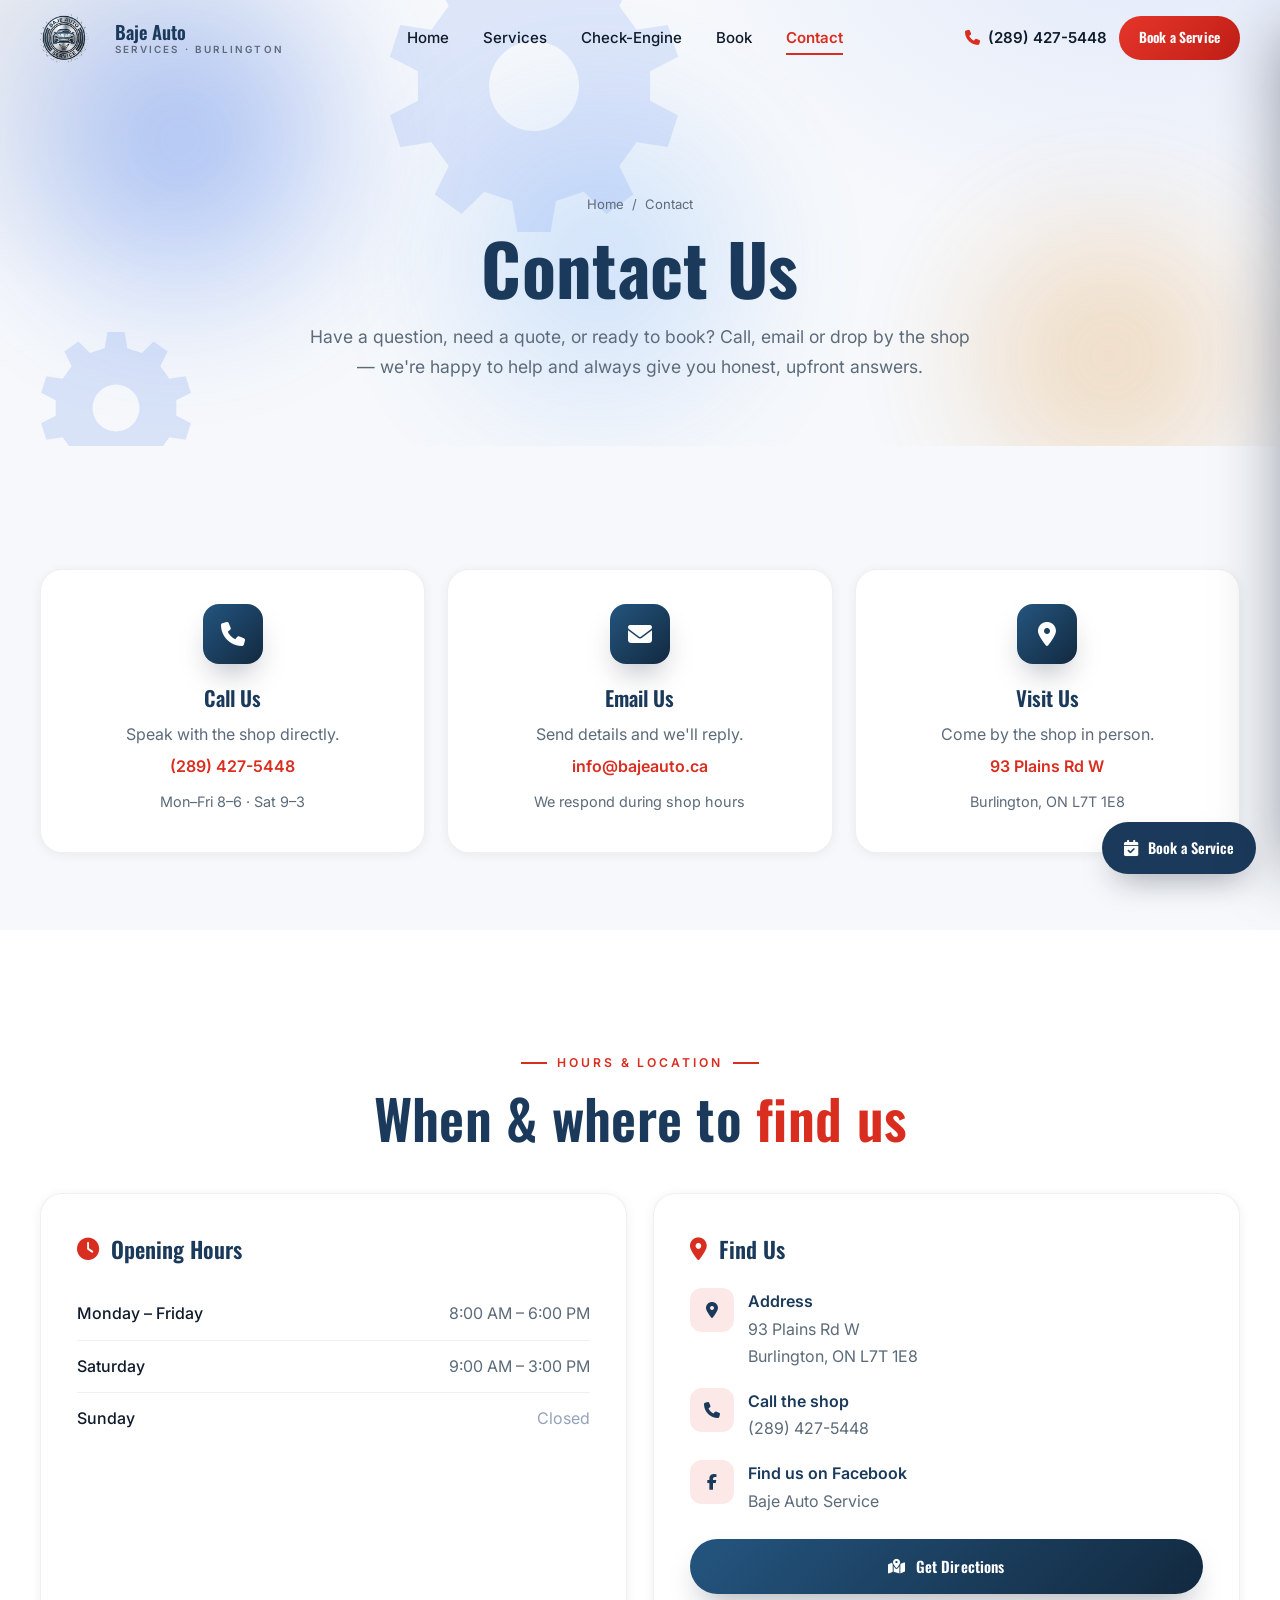
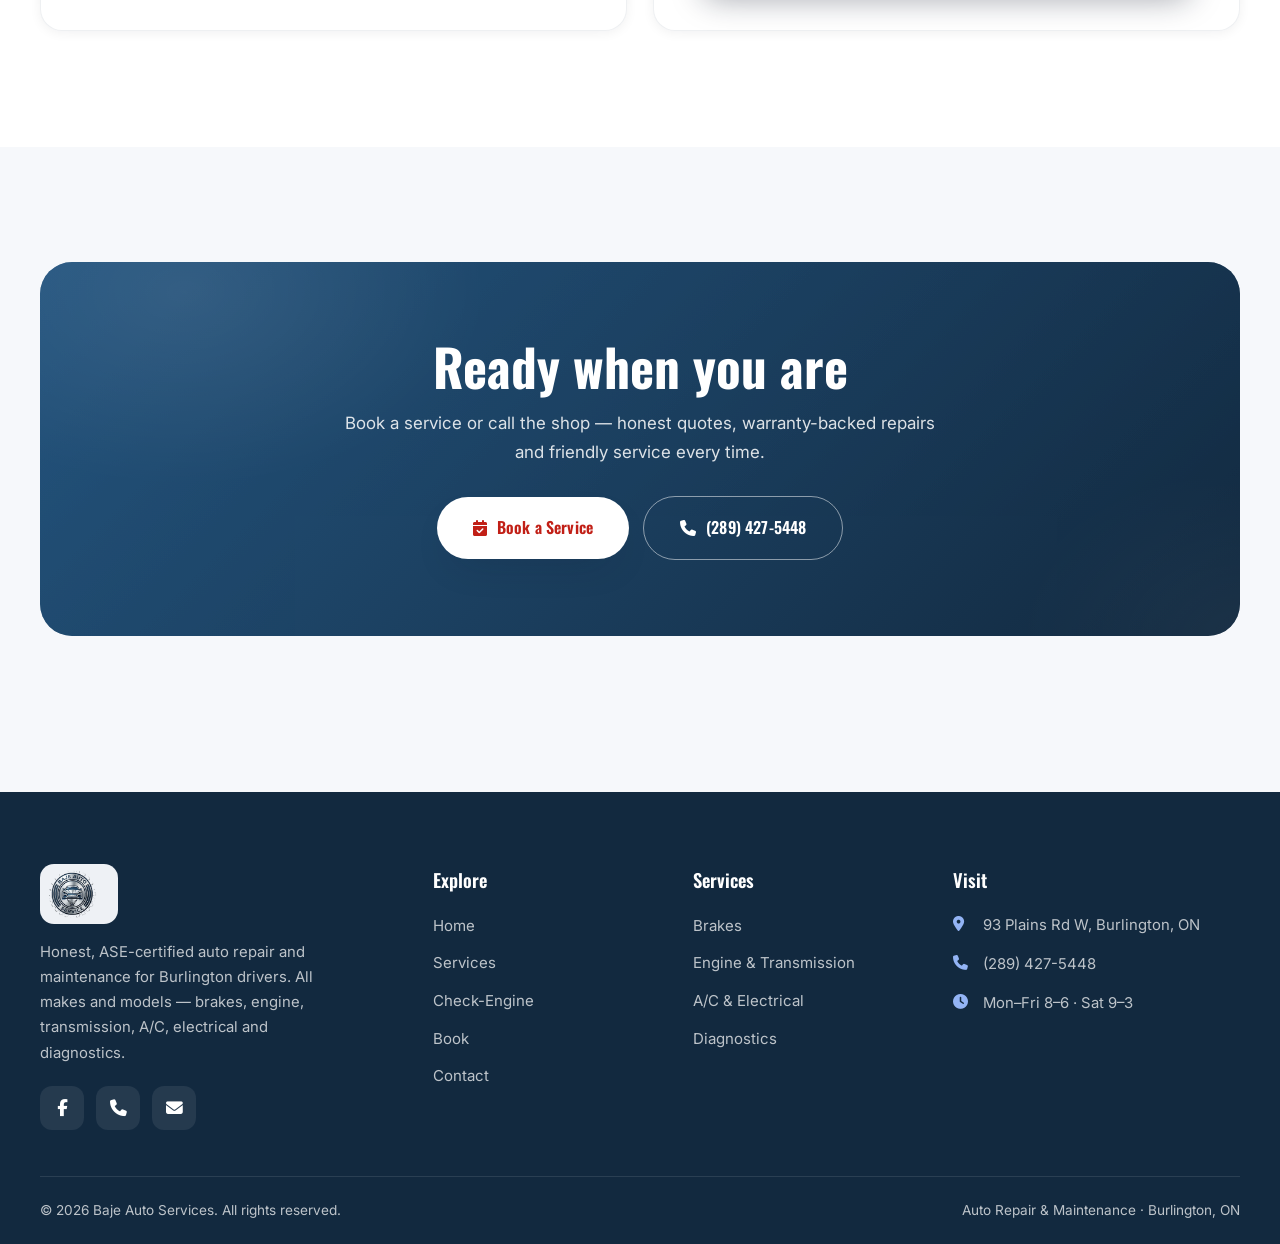
<file: contact.html>
<!DOCTYPE html>
<html lang="en">
<head>
  <meta charset="UTF-8" />
  <meta name="viewport" content="width=device-width, initial-scale=1.0" />
  <title>Contact Baje Auto Services | Auto Repair in Burlington, ON</title>
  <meta name="description" content="Contact Baje Auto Services in Burlington, ON. Call (289) 427-5448, email info@bajeauto.ca, or visit 93 Plains Rd W. Open Mon–Fri 8–6, Sat 9–3. Honest, warranty-backed auto repair." />
  <meta name="theme-color" content="#1B3A5B" />
  <meta property="og:type" content="website" />
  <meta property="og:site_name" content="Baje Auto Services" />
  <meta property="og:title" content="Contact Baje Auto Services | Burlington, ON" />
  <meta property="og:description" content="Call, email or visit Baje Auto Services in Burlington — honest, warranty-backed auto repair for all makes &amp; models." />

  <link rel="icon" type="image/svg+xml" href="assets/favicon.svg" />
  <link rel="preconnect" href="https://fonts.googleapis.com" />
  <link rel="preconnect" href="https://fonts.gstatic.com" crossorigin />
  <link href="https://fonts.googleapis.com/css2?family=Oswald:wght@500;600;700&family=Inter:wght@400;500;600&display=swap" rel="stylesheet" />
  <link rel="stylesheet" href="https://cdnjs.cloudflare.com/ajax/libs/font-awesome/6.5.1/css/all.min.css" />
  <link rel="stylesheet" href="css/styles.css" />

  <script type="application/ld+json">
  {
    "@context": "https://schema.org",
    "@type": "AutoRepair",
    "name": "Baje Auto Services",
    "description": "Honest, ASE-certified auto repair and maintenance in Burlington — brakes, engine, transmission, A/C, electrical, diagnostics, oil and tires. All makes & models, warranty-backed.",
    "priceRange": "$$",
    "telephone": "+1-289-427-5448",
    "email": "info@bajeauto.ca",
    "address": { "@type": "PostalAddress", "streetAddress": "93 Plains Rd W", "addressLocality": "Burlington", "addressRegion": "ON", "postalCode": "L7T 1E8", "addressCountry": "CA" },
    "areaServed": "Burlington",
    "openingHours": ["Mo-Fr 08:00-18:00", "Sa 09:00-15:00"],
    "sameAs": ["https://www.facebook.com/p/Baje-Auto-Service-100063463634111/"]
  }
  </script>
</head>
<body>

  <!-- ============ HEADER ============ -->
  <header class="site-header" id="header">
    <div class="container nav">
      <a href="index.html" class="brand" aria-label="Baje Auto Services home">
        <img src="assets/logo-mark.png" alt="Baje Auto Services" class="brand-logo" />
        <span class="brand-name"><b>Baje Auto</b><small>Services · Burlington</small></span>
      </a>
      <nav class="nav-links" aria-label="Primary">
        <a href="index.html">Home</a>
        <a href="services.html">Services</a>
        <a href="diagnostics.html">Check-Engine</a>
        <a href="book.html">Book</a>
        <a href="contact.html" class="active">Contact</a>
      </nav>
      <div class="nav-actions">
        <a href="tel:+12894275448" class="nav-phone"><i class="fa-solid fa-phone"></i> (289) 427-5448</a>
        <a href="book.html#quote" class="btn btn--sm">Book a Service</a>
        <button class="menu-toggle" id="menuToggle" aria-label="Open menu"><i class="fa-solid fa-bars"></i></button>
      </div>
    </div>
  </header>

  <!-- ============ MOBILE DRAWER ============ -->
  <div class="scrim" id="scrim"></div>
  <aside class="mobile-drawer" id="drawer" aria-label="Mobile menu">
    <div class="drawer-head">
      <img src="assets/logo-mark.png" alt="Baje Auto Services" style="height:44px" />
      <button class="drawer-close" id="drawerClose" aria-label="Close menu"><i class="fa-solid fa-xmark"></i></button>
    </div>
    <nav>
      <a href="index.html">Home <i class="fa-solid fa-chevron-right"></i></a>
      <a href="services.html">Services <i class="fa-solid fa-chevron-right"></i></a>
      <a href="diagnostics.html">Check-Engine Light <i class="fa-solid fa-chevron-right"></i></a>
      <a href="book.html">Book <i class="fa-solid fa-chevron-right"></i></a>
      <a href="contact.html" class="active">Contact <i class="fa-solid fa-chevron-right"></i></a>
    </nav>
    <div class="drawer-cta">
      <a href="book.html#quote" class="btn btn--block">Book a Service</a>
      <a href="tel:+12894275448" class="btn btn--navy btn--block"><i class="fa-solid fa-phone"></i> Call the Shop</a>
    </div>
    <div class="drawer-contact">
      <a href="tel:+12894275448"><i class="fa-solid fa-phone"></i> (289) 427-5448</a>
      <span><i class="fa-solid fa-location-dot"></i> 93 Plains Rd W, Burlington, ON</span>
    </div>
  </aside>

  <!-- ============ PAGE HERO ============ -->
  <section class="page-hero">
    <div class="hero-bg" aria-hidden="true">
      <span class="ambient-blob b1"></span>
      <span class="ambient-blob b2"></span>
      <span class="ambient-blob b3"></span>
      <img class="ambient-gear g1" src="assets/gear.svg" alt="" />
      <img class="ambient-gear g2" src="assets/gear.svg" alt="" />
    </div>
    <div class="container" style="position:relative;z-index:1">
      <div class="breadcrumbs reveal"><a href="index.html">Home</a> <span>/</span> <span>Contact</span></div>
      <h1 class="reveal d1">Contact Us</h1>
      <p class="reveal d2">Have a question, need a quote, or ready to book? Call, email or drop by the shop — we're happy to help and always give you honest, upfront answers.</p>
    </div>
  </section>

  <!-- ============ CONTACT CARDS ============ -->
  <section class="section section--tight">
    <div class="container">
      <div class="contact-grid">
        <div class="contact-card reveal d1">
          <div class="ic"><i class="fa-solid fa-phone"></i></div>
          <h3>Call Us</h3>
          <p>Speak with the shop directly.</p>
          <a href="tel:+12894275448">(289) 427-5448</a>
          <p style="margin-top:10px;font-size:0.9rem">Mon–Fri 8–6 · Sat 9–3</p>
        </div>
        <div class="contact-card reveal d2">
          <div class="ic"><i class="fa-solid fa-envelope"></i></div>
          <h3>Email Us</h3>
          <p>Send details and we'll reply.</p>
          <a href="mailto:info@bajeauto.ca">info@bajeauto.ca</a>
          <p style="margin-top:10px;font-size:0.9rem">We respond during shop hours</p>
        </div>
        <div class="contact-card reveal d3">
          <div class="ic"><i class="fa-solid fa-location-dot"></i></div>
          <h3>Visit Us</h3>
          <p>Come by the shop in person.</p>
          <a href="https://www.google.com/maps/search/?api=1&query=93+Plains+Rd+W+Burlington+ON" target="_blank" rel="noopener">93 Plains Rd W</a>
          <p style="margin-top:10px;font-size:0.9rem">Burlington, ON L7T 1E8</p>
        </div>
      </div>
    </div>
  </section>

  <!-- ============ HOURS & LOCATION (NAP) ============ -->
  <section class="section section--alt">
    <div class="container center">
      <span class="eyebrow eyebrow--center reveal">Hours &amp; Location</span>
      <h2 class="section-title reveal d1">When &amp; where to <em>find us</em></h2>
    </div>
    <div class="container">
      <div class="hours-grid">
        <div class="hours-card reveal">
          <h3><i class="fa-solid fa-clock"></i> Opening Hours</h3>
          <div class="hours-row"><span class="d">Monday – Friday</span><span class="h">8:00 AM – 6:00 PM</span></div>
          <div class="hours-row"><span class="d">Saturday</span><span class="h">9:00 AM – 3:00 PM</span></div>
          <div class="hours-row"><span class="d">Sunday</span><span class="h closed">Closed</span></div>
        </div>
        <div class="hours-card reveal d1">
          <h3><i class="fa-solid fa-location-dot"></i> Find Us</h3>
          <div class="info-list">
            <div class="info-row"><span class="ic"><i class="fa-solid fa-location-dot"></i></span><div><b>Address</b><span>93 Plains Rd W<br/>Burlington, ON L7T 1E8</span></div></div>
            <div class="info-row"><span class="ic"><i class="fa-solid fa-phone"></i></span><div><b>Call the shop</b><a href="tel:+12894275448">(289) 427-5448</a></div></div>
            <div class="info-row"><span class="ic"><i class="fa-brands fa-facebook-f"></i></span><div><b>Find us on Facebook</b><a href="https://www.facebook.com/p/Baje-Auto-Service-100063463634111/" target="_blank" rel="noopener">Baje Auto Service</a></div></div>
          </div>
          <a href="https://www.google.com/maps/search/?api=1&query=93+Plains+Rd+W+Burlington+ON" target="_blank" rel="noopener" class="btn btn--block btn--navy" style="margin-top:24px"><i class="fa-solid fa-map-location-dot"></i> Get Directions</a>
        </div>
      </div>
    </div>
  </section>

  <!-- ============ CTA ============ -->
  <section class="section">
    <div class="container">
      <div class="cta-band reveal-scale">
        <h2>Ready when you are</h2>
        <p>Book a service or call the shop — honest quotes, warranty-backed repairs and friendly service every time.</p>
        <div class="hero-ctas">
          <a href="book.html#quote" class="btn btn--white btn--lg"><i class="fa-solid fa-calendar-check"></i> Book a Service</a>
          <a href="tel:+12894275448" class="btn btn--ghost btn--lg" style="border-color:rgba(255,255,255,0.5);color:#fff"><i class="fa-solid fa-phone"></i> (289) 427-5448</a>
        </div>
      </div>
    </div>
  </section>

  <!-- ============ FOOTER ============ -->
  <footer class="footer">
    <div class="container">
      <div class="footer-top">
        <div class="footer-brand">
          <img src="assets/logo-mark.png" alt="Baje Auto Services" class="brand-logo-f" />
          <p>Honest, ASE-certified auto repair and maintenance for Burlington drivers. All makes and models — brakes, engine, transmission, A/C, electrical and diagnostics.</p>
          <div class="footer-social">
            <a href="https://www.facebook.com/p/Baje-Auto-Service-100063463634111/" target="_blank" rel="noopener" aria-label="Facebook"><i class="fa-brands fa-facebook-f"></i></a>
            <a href="tel:+12894275448" aria-label="Phone"><i class="fa-solid fa-phone"></i></a>
            <a href="mailto:info@bajeauto.ca" aria-label="Email"><i class="fa-solid fa-envelope"></i></a>
          </div>
        </div>
        <div>
          <h4>Explore</h4>
          <div class="footer-links"><a href="index.html">Home</a><a href="services.html">Services</a><a href="diagnostics.html">Check-Engine</a><a href="book.html">Book</a><a href="contact.html">Contact</a></div>
        </div>
        <div>
          <h4>Services</h4>
          <div class="footer-links"><a href="services.html">Brakes</a><a href="services.html">Engine &amp; Transmission</a><a href="services.html">A/C &amp; Electrical</a><a href="services.html">Diagnostics</a></div>
        </div>
        <div>
          <h4>Visit</h4>
          <div class="footer-contact">
            <span><i class="fa-solid fa-location-dot"></i> 93 Plains Rd W, Burlington, ON</span>
            <a href="tel:+12894275448"><i class="fa-solid fa-phone"></i> (289) 427-5448</a>
            <span><i class="fa-solid fa-clock"></i> Mon–Fri 8–6 · Sat 9–3</span>
          </div>
        </div>
      </div>
      <div class="footer-bottom">
        <span>© <span data-year>2026</span> Baje Auto Services. All rights reserved.</span>
        <span>Auto Repair &amp; Maintenance · Burlington, ON</span>
      </div>
    </div>
  </footer>

  <!-- ============ LIGHTBOX ============ -->
  <div class="lightbox" id="lightbox" aria-hidden="true">
    <button class="lightbox-close" id="lbClose" aria-label="Close"><i class="fa-solid fa-xmark"></i></button>
    <button class="lightbox-nav prev" id="lbPrev" aria-label="Previous"><i class="fa-solid fa-chevron-left"></i></button>
    <button class="lightbox-nav next" id="lbNext" aria-label="Next"><i class="fa-solid fa-chevron-right"></i></button>
    <div><img id="lbImg" src="assets/photos/g1.jpg" alt="" /><div class="lightbox-cap" id="lbCap"></div></div>
  </div>

  <a href="book.html#quote" class="fab-cta" aria-label="Book a service"><i class="fa-solid fa-calendar-check"></i><span>Book a Service</span></a>
  <button class="to-top" id="toTop" aria-label="Back to top"><i class="fa-solid fa-arrow-up"></i></button>

  <script src="js/main.js"></script>
</body>
</html>
</file>
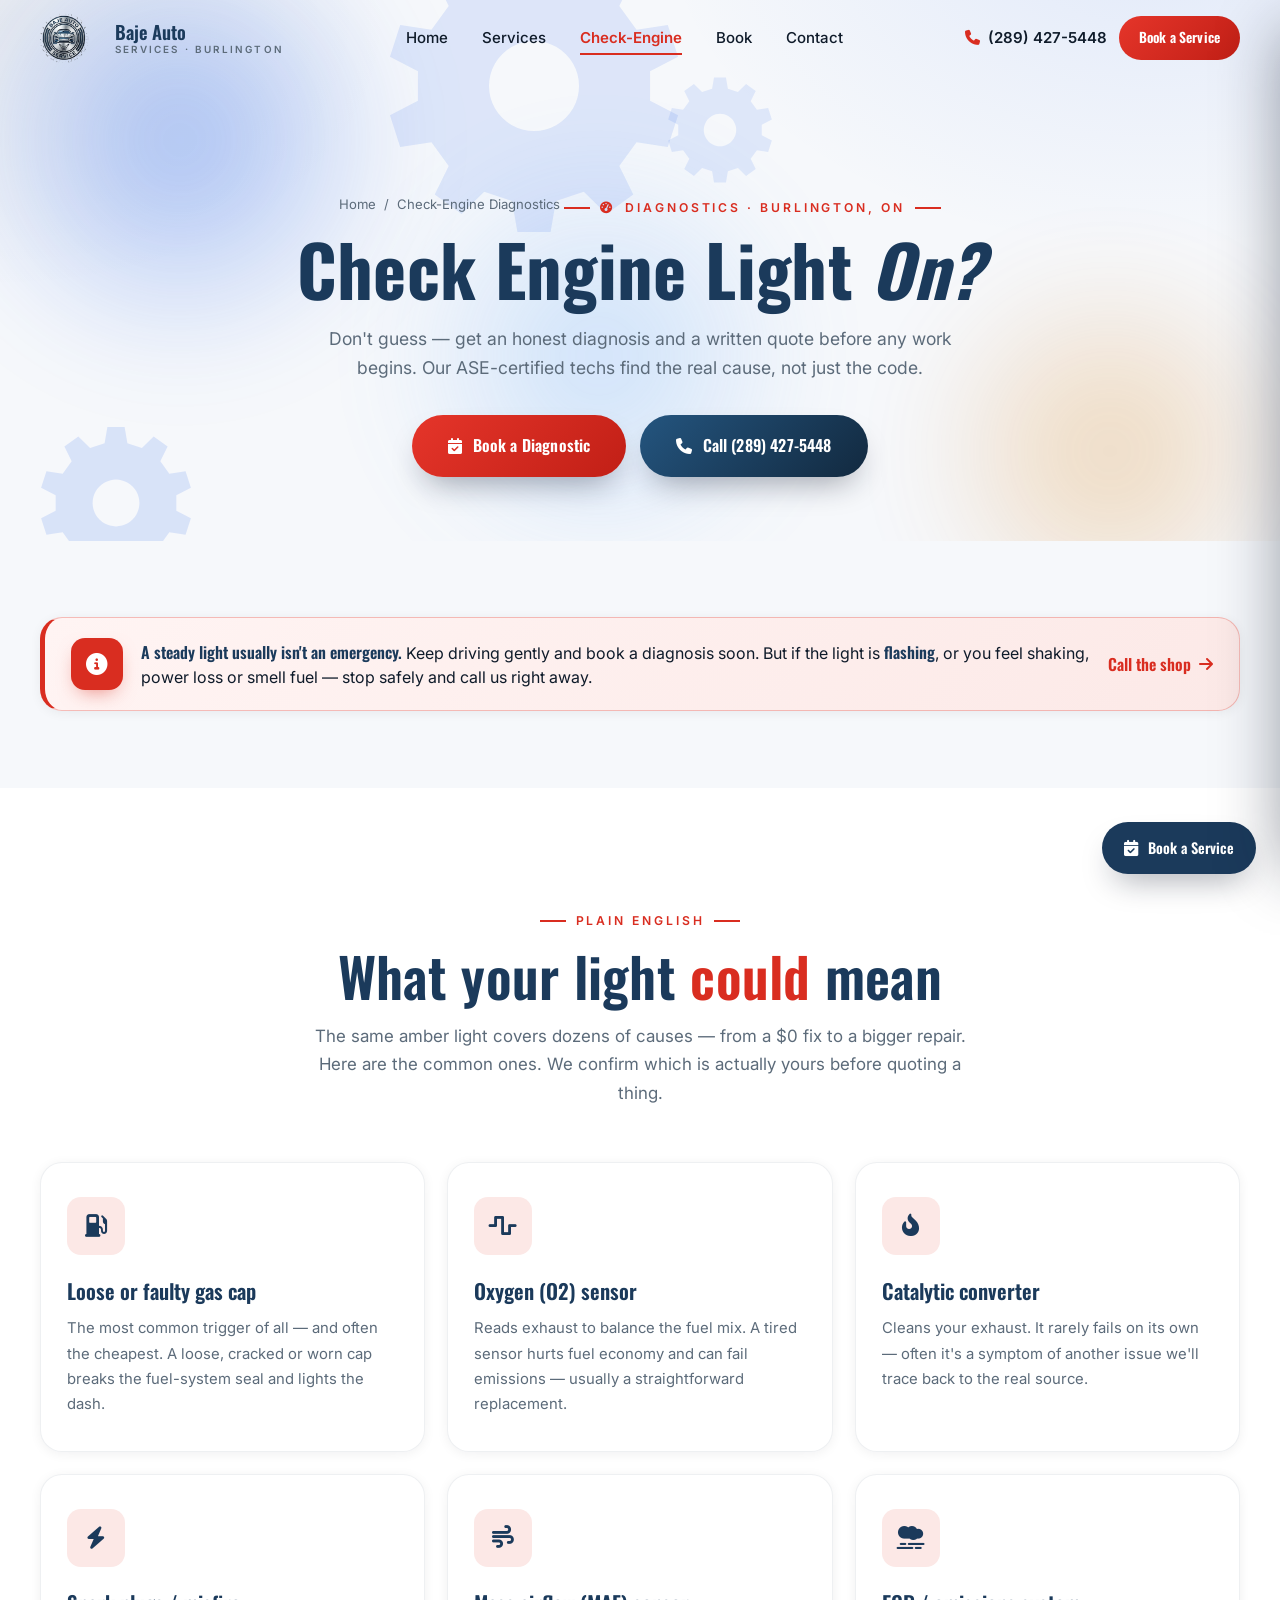
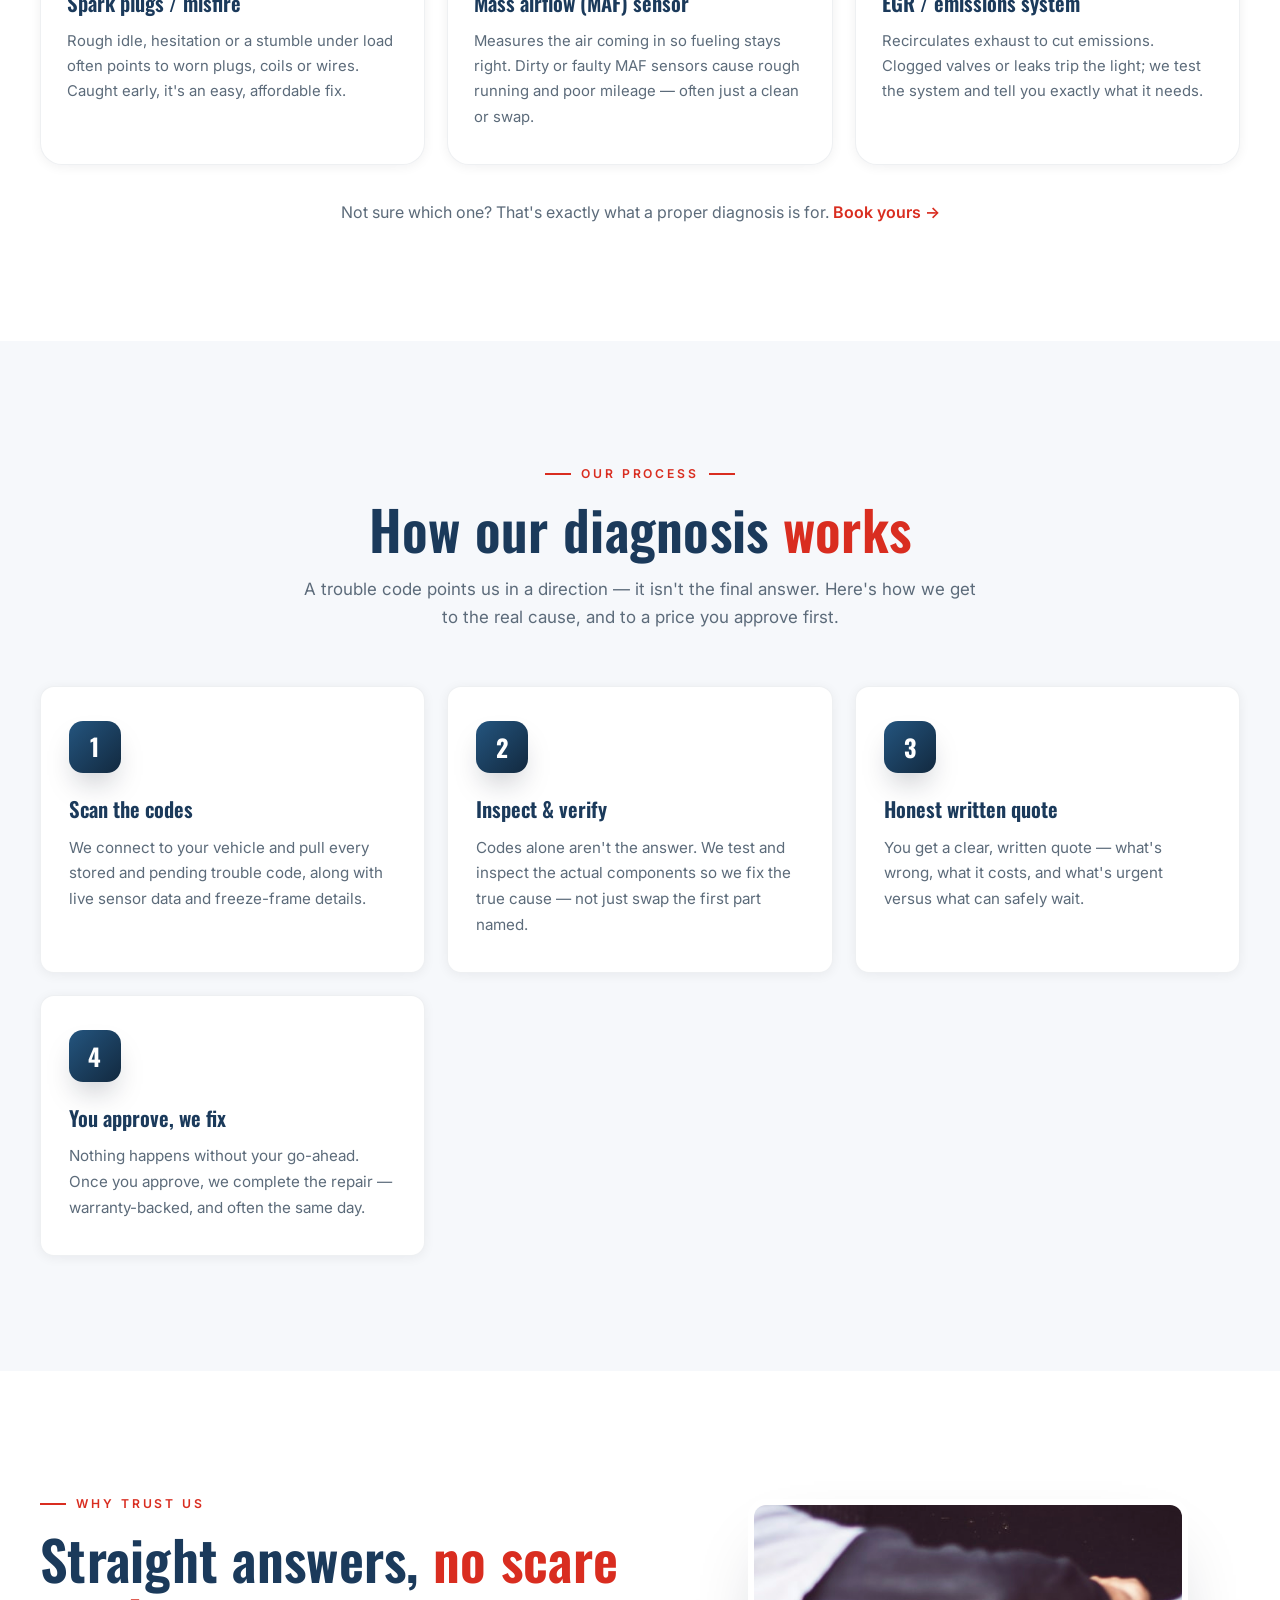
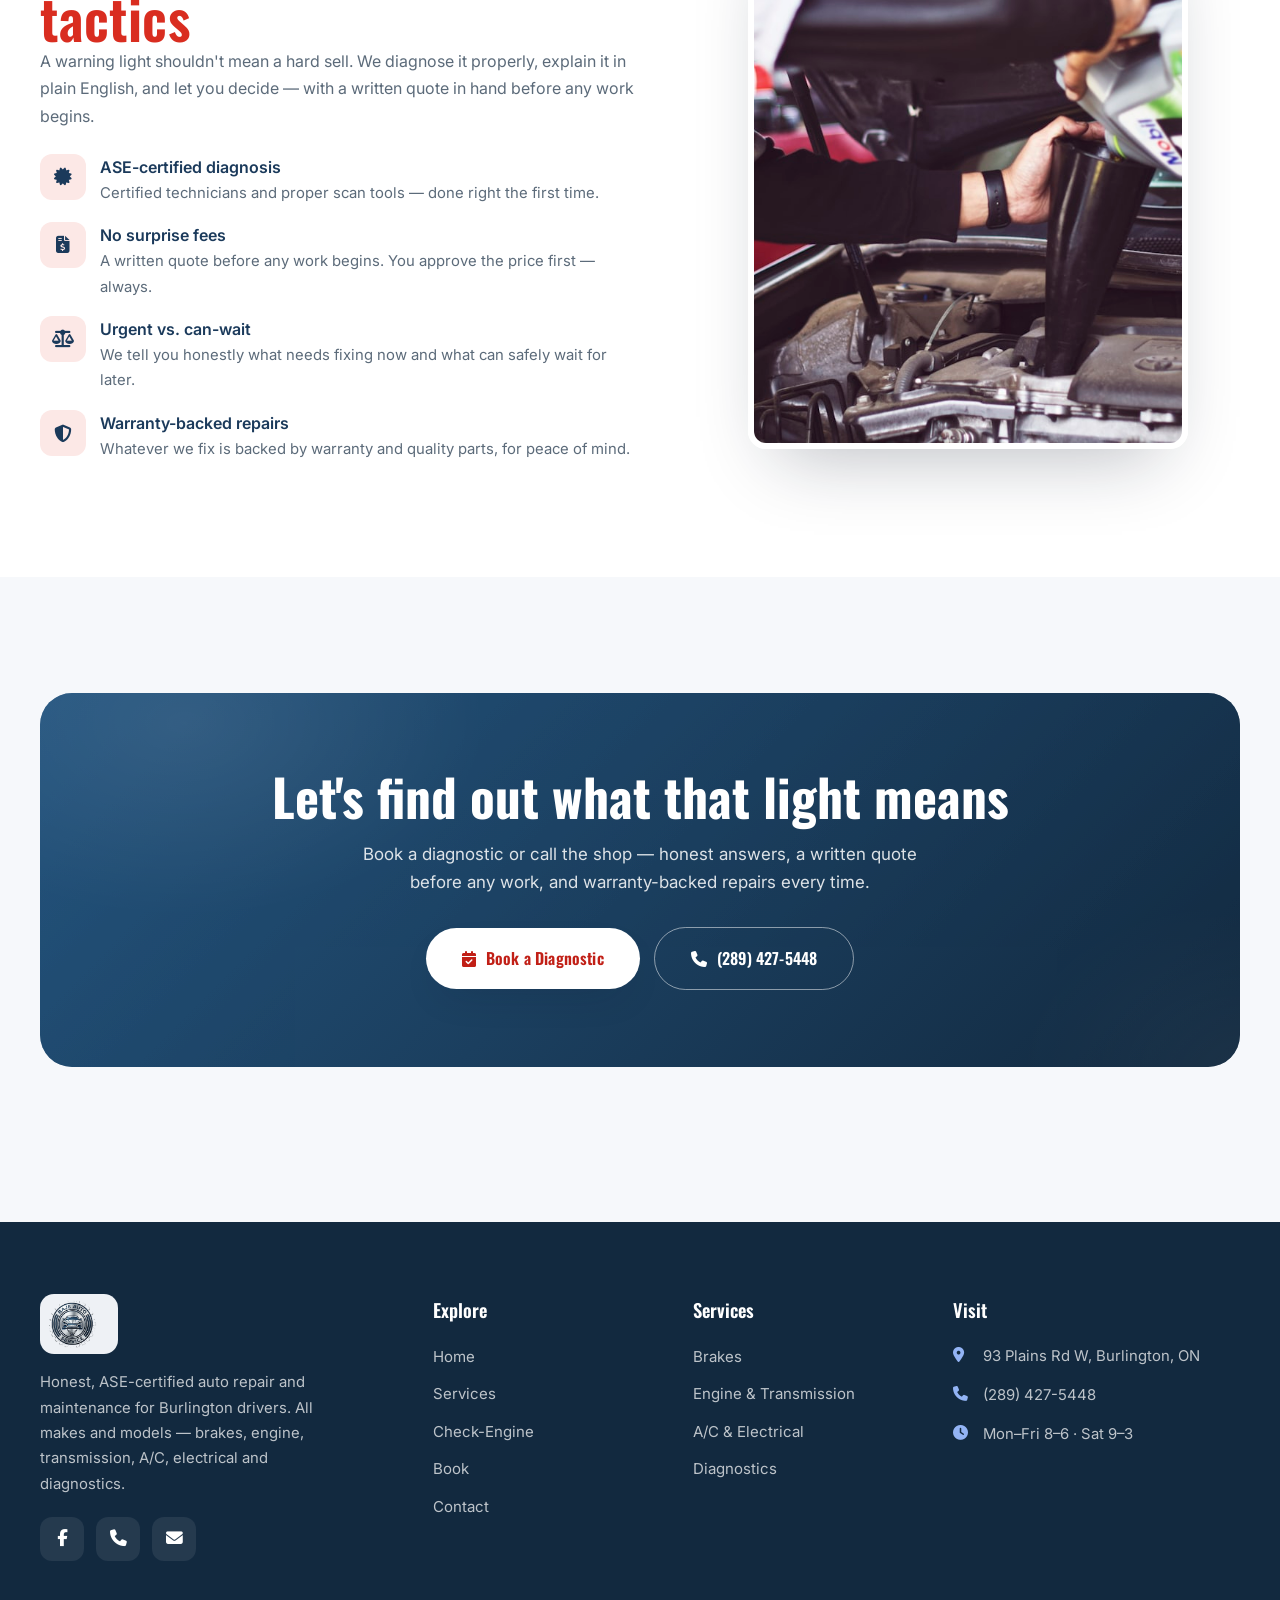
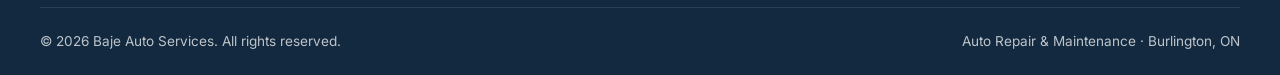
<file: diagnostics.html>
<!DOCTYPE html>
<html lang="en">
<head>
  <meta charset="UTF-8" />
  <meta name="viewport" content="width=device-width, initial-scale=1.0" />
  <title>Check Engine Light Diagnostics | Baje Auto Services · Burlington, ON</title>
  <meta name="description" content="Check engine light on? Get an honest, ASE-certified diagnosis in Burlington, ON — codes scanned, real cause verified, and a written quote before any work begins. Call (289) 427-5448." />
  <meta name="theme-color" content="#1B3A5B" />
  <meta property="og:type" content="website" />
  <meta property="og:site_name" content="Baje Auto Services" />
  <meta property="og:title" content="Check Engine Light Diagnostics | Baje Auto Services" />
  <meta property="og:description" content="Don't guess — get an honest diagnosis and a written quote before any work begins. ASE-certified diagnostics in Burlington, ON." />

  <link rel="icon" type="image/svg+xml" href="assets/favicon.svg" />
  <link rel="preconnect" href="https://fonts.googleapis.com" />
  <link rel="preconnect" href="https://fonts.gstatic.com" crossorigin />
  <link href="https://fonts.googleapis.com/css2?family=Oswald:wght@500;600;700&family=Inter:wght@400;500;600&display=swap" rel="stylesheet" />
  <link rel="stylesheet" href="https://cdnjs.cloudflare.com/ajax/libs/font-awesome/6.5.1/css/all.min.css" />
  <link rel="stylesheet" href="css/styles.css" />

  <script type="application/ld+json">
  {
    "@context": "https://schema.org",
    "@type": "Service",
    "name": "Check Engine Light Diagnostics",
    "serviceType": "Automotive diagnostics",
    "description": "Honest, ASE-certified check-engine and warning-light diagnosis in Burlington — codes scanned, the real cause inspected and verified, and a written quote provided before any work begins.",
    "areaServed": "Burlington",
    "provider": {
      "@type": "AutoRepair",
      "name": "Baje Auto Services",
      "telephone": "+1-289-427-5448",
      "email": "info@bajeauto.ca",
      "priceRange": "$$",
      "address": { "@type": "PostalAddress", "streetAddress": "93 Plains Rd W", "addressLocality": "Burlington", "addressRegion": "ON", "postalCode": "L7T 1E8", "addressCountry": "CA" },
      "openingHours": ["Mo-Fr 08:00-18:00", "Sa 09:00-15:00"],
      "sameAs": ["https://www.facebook.com/p/Baje-Auto-Service-100063463634111/"]
    }
  }
  </script>
</head>
<body>

  <!-- ============ HEADER ============ -->
  <header class="site-header" id="header">
    <div class="container nav">
      <a href="index.html" class="brand" aria-label="Baje Auto Services home">
        <img src="assets/logo-mark.png" alt="Baje Auto Services" class="brand-logo" />
        <span class="brand-name"><b>Baje Auto</b><small>Services · Burlington</small></span>
      </a>
      <nav class="nav-links" aria-label="Primary">
        <a href="index.html">Home</a>
        <a href="services.html">Services</a>
        <a href="diagnostics.html" class="active">Check-Engine</a>
        <a href="book.html">Book</a>
        <a href="contact.html">Contact</a>
      </nav>
      <div class="nav-actions">
        <a href="tel:+12894275448" class="nav-phone"><i class="fa-solid fa-phone"></i> (289) 427-5448</a>
        <a href="book.html#quote" class="btn btn--sm">Book a Service</a>
        <button class="menu-toggle" id="menuToggle" aria-label="Open menu"><i class="fa-solid fa-bars"></i></button>
      </div>
    </div>
  </header>

  <!-- ============ MOBILE DRAWER ============ -->
  <div class="scrim" id="scrim"></div>
  <aside class="mobile-drawer" id="drawer" aria-label="Mobile menu">
    <div class="drawer-head">
      <img src="assets/logo-mark.png" alt="Baje Auto Services" style="height:44px" />
      <button class="drawer-close" id="drawerClose" aria-label="Close menu"><i class="fa-solid fa-xmark"></i></button>
    </div>
    <nav>
      <a href="index.html">Home <i class="fa-solid fa-chevron-right"></i></a>
      <a href="services.html">Services <i class="fa-solid fa-chevron-right"></i></a>
      <a href="diagnostics.html" class="active">Check-Engine Light <i class="fa-solid fa-chevron-right"></i></a>
      <a href="book.html">Book <i class="fa-solid fa-chevron-right"></i></a>
      <a href="contact.html">Contact <i class="fa-solid fa-chevron-right"></i></a>
    </nav>
    <div class="drawer-cta">
      <a href="book.html#quote" class="btn btn--block">Book a Service</a>
      <a href="tel:+12894275448" class="btn btn--navy btn--block"><i class="fa-solid fa-phone"></i> Call the Shop</a>
    </div>
    <div class="drawer-contact">
      <a href="tel:+12894275448"><i class="fa-solid fa-phone"></i> (289) 427-5448</a>
      <span><i class="fa-solid fa-location-dot"></i> 93 Plains Rd W, Burlington, ON</span>
    </div>
  </aside>

  <!-- ============ PAGE HERO ============ -->
  <section class="page-hero">
    <div class="hero-bg" aria-hidden="true">
      <span class="ambient-blob b1"></span>
      <span class="ambient-blob b2"></span>
      <span class="ambient-blob b3"></span>
      <img class="ambient-gear g1" src="assets/gear.svg" alt="" />
      <img class="ambient-gear g2" src="assets/gear.svg" alt="" />
      <img class="ambient-gear g3" src="assets/gear.svg" alt="" />
    </div>
    <div class="container">
      <div class="breadcrumbs reveal"><a href="index.html">Home</a> <span>/</span> <span>Check-Engine Diagnostics</span></div>
      <span class="eyebrow eyebrow--center reveal d1"><i class="fa-solid fa-gauge-high"></i> Diagnostics · Burlington, ON</span>
      <h1 class="reveal d1">Check Engine Light <em>On?</em></h1>
      <p class="reveal d2">Don't guess — get an honest diagnosis and a written quote before any work begins. Our ASE-certified techs find the real cause, not just the code.</p>
      <div class="hero-ctas reveal d3" style="justify-content:center">
        <a href="book.html#quote" class="btn btn--lg"><i class="fa-solid fa-calendar-check"></i> Book a Diagnostic</a>
        <a href="tel:+12894275448" class="btn btn--navy btn--lg"><i class="fa-solid fa-phone"></i> Call (289) 427-5448</a>
      </div>
    </div>
  </section>

  <!-- ============ REASSURANCE STRIP ============ -->
  <section class="section--tight">
    <div class="container">
      <div class="ce-band reveal" style="margin-top:0">
        <span class="ce-ico"><i class="fa-solid fa-circle-info"></i></span>
        <span class="ce-txt"><b>A steady light usually isn't an emergency.</b> Keep driving gently and book a diagnosis soon. But if the light is <b>flashing</b>, or you feel shaking, power loss or smell fuel — stop safely and call us right away.</span>
        <a href="tel:+12894275448" class="ce-go">Call the shop <i class="fa-solid fa-arrow-right"></i></a>
      </div>
    </div>
  </section>

  <!-- ============ WHAT YOUR LIGHT COULD MEAN ============ -->
  <section class="section section--alt">
    <div class="container center">
      <span class="eyebrow eyebrow--center reveal">Plain English</span>
      <h2 class="section-title reveal d1">What your light <em>could</em> mean</h2>
      <p class="section-lead reveal d2">The same amber light covers dozens of causes — from a $0 fix to a bigger repair. Here are the common ones. We confirm which is actually yours before quoting a thing.</p>
    </div>
    <div class="container">
      <div class="feat-grid">
        <div class="feat-card reveal d1"><div class="ic"><i class="fa-solid fa-gas-pump"></i></div><h3>Loose or faulty gas cap</h3><p>The most common trigger of all — and often the cheapest. A loose, cracked or worn cap breaks the fuel-system seal and lights the dash.</p></div>
        <div class="feat-card reveal d2"><div class="ic"><i class="fa-solid fa-wave-square"></i></div><h3>Oxygen (O2) sensor</h3><p>Reads exhaust to balance the fuel mix. A tired sensor hurts fuel economy and can fail emissions — usually a straightforward replacement.</p></div>
        <div class="feat-card reveal d3"><div class="ic"><i class="fa-solid fa-fire-flame-curved"></i></div><h3>Catalytic converter</h3><p>Cleans your exhaust. It rarely fails on its own — often it's a symptom of another issue we'll trace back to the real source.</p></div>
        <div class="feat-card reveal d4"><div class="ic"><i class="fa-solid fa-bolt"></i></div><h3>Spark plugs / misfire</h3><p>Rough idle, hesitation or a stumble under load often points to worn plugs, coils or wires. Caught early, it's an easy, affordable fix.</p></div>
        <div class="feat-card reveal d1"><div class="ic"><i class="fa-solid fa-wind"></i></div><h3>Mass airflow (MAF) sensor</h3><p>Measures the air coming in so fueling stays right. Dirty or faulty MAF sensors cause rough running and poor mileage — often just a clean or swap.</p></div>
        <div class="feat-card reveal d2"><div class="ic"><i class="fa-solid fa-smog"></i></div><h3>EGR / emissions system</h3><p>Recirculates exhaust to cut emissions. Clogged valves or leaks trip the light; we test the system and tell you exactly what it needs.</p></div>
      </div>
      <p class="center reveal" style="margin-top:34px;color:var(--ink-soft)">Not sure which one? That's exactly what a proper diagnosis is for. <a href="book.html#quote" class="text-accent" style="font-weight:600">Book yours &rarr;</a></p>
    </div>
  </section>

  <!-- ============ HOW OUR DIAGNOSIS WORKS ============ -->
  <section class="section">
    <div class="container center">
      <span class="eyebrow eyebrow--center reveal">Our Process</span>
      <h2 class="section-title reveal d1">How our diagnosis <em>works</em></h2>
      <p class="section-lead reveal d2">A trouble code points us in a direction — it isn't the final answer. Here's how we get to the real cause, and to a price you approve first.</p>
    </div>
    <div class="container">
      <div class="steps">
        <div class="step reveal d1"><div class="step-num">1</div><h3>Scan the codes</h3><p>We connect to your vehicle and pull every stored and pending trouble code, along with live sensor data and freeze-frame details.</p></div>
        <div class="step reveal d2"><div class="step-num">2</div><h3>Inspect &amp; verify</h3><p>Codes alone aren't the answer. We test and inspect the actual components so we fix the true cause — not just swap the first part named.</p></div>
        <div class="step reveal d3"><div class="step-num">3</div><h3>Honest written quote</h3><p>You get a clear, written quote — what's wrong, what it costs, and what's urgent versus what can safely wait.</p></div>
        <div class="step reveal d4"><div class="step-num">4</div><h3>You approve, we fix</h3><p>Nothing happens without your go-ahead. Once you approve, we complete the repair — warranty-backed, and often the same day.</p></div>
      </div>
    </div>
  </section>

  <!-- ============ TRUST BLOCK ============ -->
  <section class="section section--alt">
    <div class="container story-grid">
      <div class="story-text">
        <span class="eyebrow reveal">Why Trust Us</span>
        <h2 class="section-title reveal d1">Straight answers, <em>no scare tactics</em></h2>
        <p class="reveal d2" style="color:var(--ink-soft)">A warning light shouldn't mean a hard sell. We diagnose it properly, explain it in plain English, and let you decide — with a written quote in hand before any work begins.</p>
        <div class="story-features">
          <div class="story-feature reveal d1"><span class="ic"><i class="fa-solid fa-certificate"></i></span><div><b>ASE-certified diagnosis</b><p>Certified technicians and proper scan tools — done right the first time.</p></div></div>
          <div class="story-feature reveal d2"><span class="ic"><i class="fa-solid fa-file-invoice-dollar"></i></span><div><b>No surprise fees</b><p>A written quote before any work begins. You approve the price first — always.</p></div></div>
          <div class="story-feature reveal d3"><span class="ic"><i class="fa-solid fa-scale-balanced"></i></span><div><b>Urgent vs. can-wait</b><p>We tell you honestly what needs fixing now and what can safely wait for later.</p></div></div>
          <div class="story-feature reveal d4"><span class="ic"><i class="fa-solid fa-shield-halved"></i></span><div><b>Warranty-backed repairs</b><p>Whatever we fix is backed by warranty and quality parts, for peace of mind.</p></div></div>
        </div>
      </div>
      <div class="story-collage reveal-scale">
        <!-- REPLACE WITH REAL PHOTO: technician with a scan tool plugged into a vehicle -->
        <div class="story-media"><img src="assets/photos/about.jpg" alt="ASE-certified technician running a check-engine diagnosis at Baje Auto Services" data-parallax="22" /></div>
      </div>
    </div>
  </section>

  <!-- ============ CTA ============ -->
  <section class="section">
    <div class="container">
      <div class="cta-band reveal-scale">
        <h2>Let's find out what that light means</h2>
        <p>Book a diagnostic or call the shop — honest answers, a written quote before any work, and warranty-backed repairs every time.</p>
        <div class="hero-ctas">
          <a href="book.html#quote" class="btn btn--white btn--lg"><i class="fa-solid fa-calendar-check"></i> Book a Diagnostic</a>
          <a href="tel:+12894275448" class="btn btn--ghost btn--lg" style="border-color:rgba(255,255,255,0.5);color:#fff"><i class="fa-solid fa-phone"></i> (289) 427-5448</a>
        </div>
      </div>
    </div>
  </section>

  <!-- ============ FOOTER ============ -->
  <footer class="footer">
    <div class="container">
      <div class="footer-top">
        <div class="footer-brand">
          <img src="assets/logo-mark.png" alt="Baje Auto Services" class="brand-logo-f" />
          <p>Honest, ASE-certified auto repair and maintenance for Burlington drivers. All makes and models — brakes, engine, transmission, A/C, electrical and diagnostics.</p>
          <div class="footer-social">
            <a href="https://www.facebook.com/p/Baje-Auto-Service-100063463634111/" target="_blank" rel="noopener" aria-label="Facebook"><i class="fa-brands fa-facebook-f"></i></a>
            <a href="tel:+12894275448" aria-label="Phone"><i class="fa-solid fa-phone"></i></a>
            <a href="mailto:info@bajeauto.ca" aria-label="Email"><i class="fa-solid fa-envelope"></i></a>
          </div>
        </div>
        <div>
          <h4>Explore</h4>
          <div class="footer-links"><a href="index.html">Home</a><a href="services.html">Services</a><a href="diagnostics.html">Check-Engine</a><a href="book.html">Book</a><a href="contact.html">Contact</a></div>
        </div>
        <div>
          <h4>Services</h4>
          <div class="footer-links"><a href="services.html">Brakes</a><a href="services.html">Engine &amp; Transmission</a><a href="services.html">A/C &amp; Electrical</a><a href="services.html">Diagnostics</a></div>
        </div>
        <div>
          <h4>Visit</h4>
          <div class="footer-contact">
            <span><i class="fa-solid fa-location-dot"></i> 93 Plains Rd W, Burlington, ON</span>
            <a href="tel:+12894275448"><i class="fa-solid fa-phone"></i> (289) 427-5448</a>
            <span><i class="fa-solid fa-clock"></i> Mon–Fri 8–6 · Sat 9–3</span>
          </div>
        </div>
      </div>
      <div class="footer-bottom">
        <span>© <span data-year>2026</span> Baje Auto Services. All rights reserved.</span>
        <span>Auto Repair &amp; Maintenance · Burlington, ON</span>
      </div>
    </div>
  </footer>

  <!-- ============ LIGHTBOX ============ -->
  <div class="lightbox" id="lightbox" aria-hidden="true">
    <button class="lightbox-close" id="lbClose" aria-label="Close"><i class="fa-solid fa-xmark"></i></button>
    <button class="lightbox-nav prev" id="lbPrev" aria-label="Previous"><i class="fa-solid fa-chevron-left"></i></button>
    <button class="lightbox-nav next" id="lbNext" aria-label="Next"><i class="fa-solid fa-chevron-right"></i></button>
    <div><img id="lbImg" src="assets/photos/g1.jpg" alt="" /><div class="lightbox-cap" id="lbCap"></div></div>
  </div>

  <a href="book.html#quote" class="fab-cta" aria-label="Book a service"><i class="fa-solid fa-calendar-check"></i><span>Book a Service</span></a>
  <button class="to-top" id="toTop" aria-label="Back to top"><i class="fa-solid fa-arrow-up"></i></button>

  <script src="js/main.js"></script>
</body>
</html>
</file>
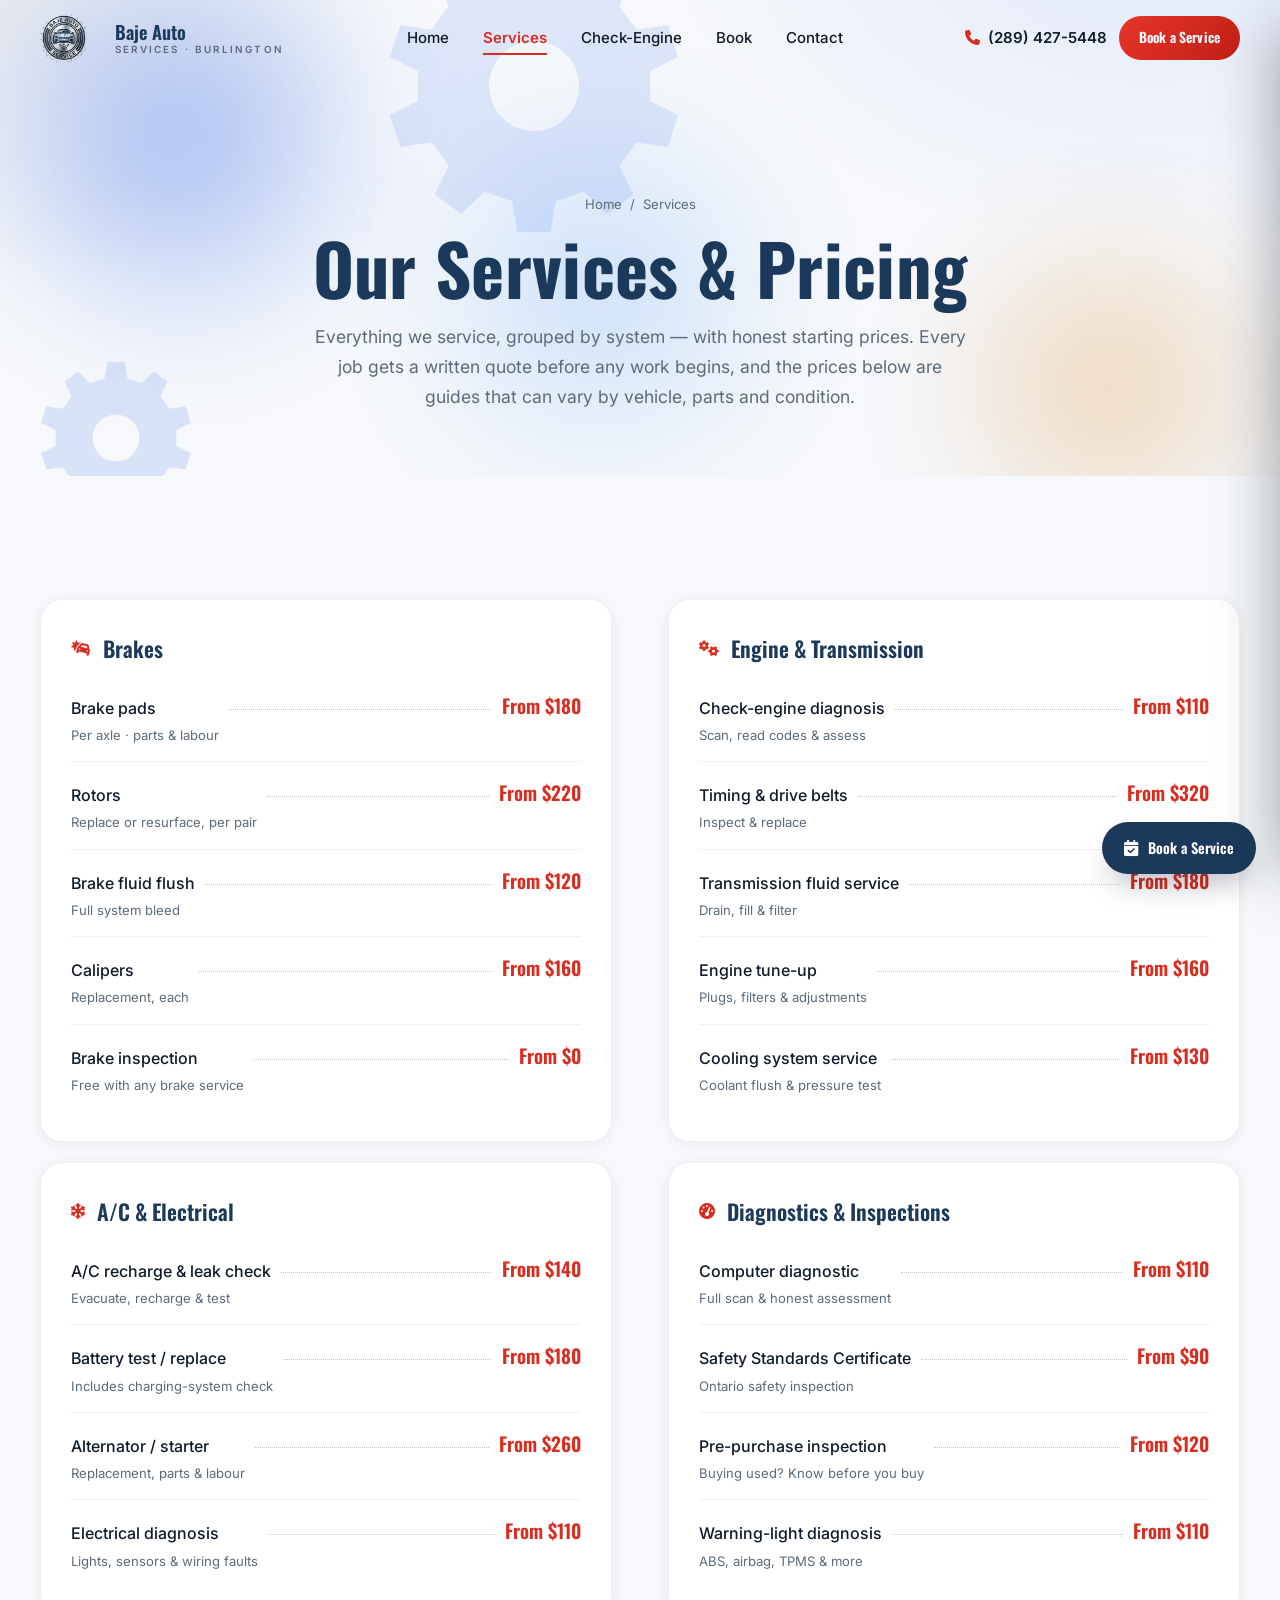
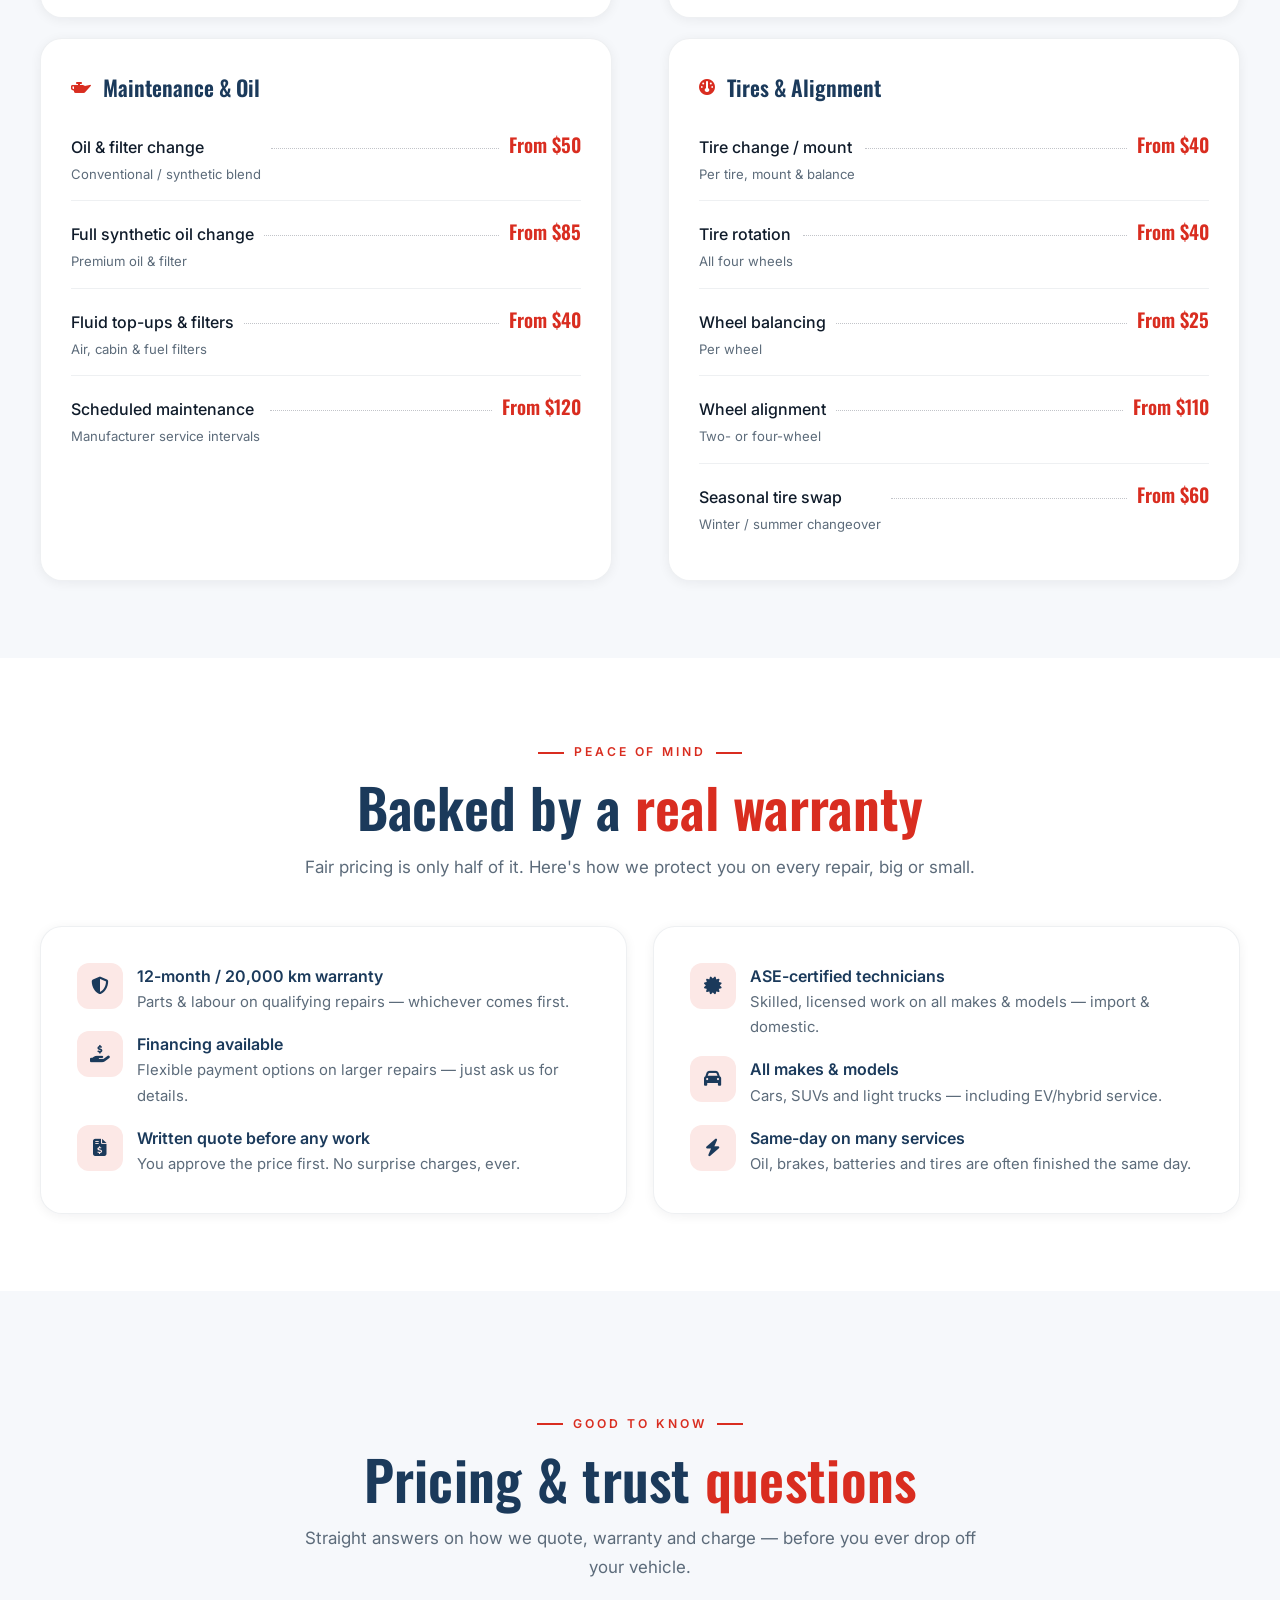
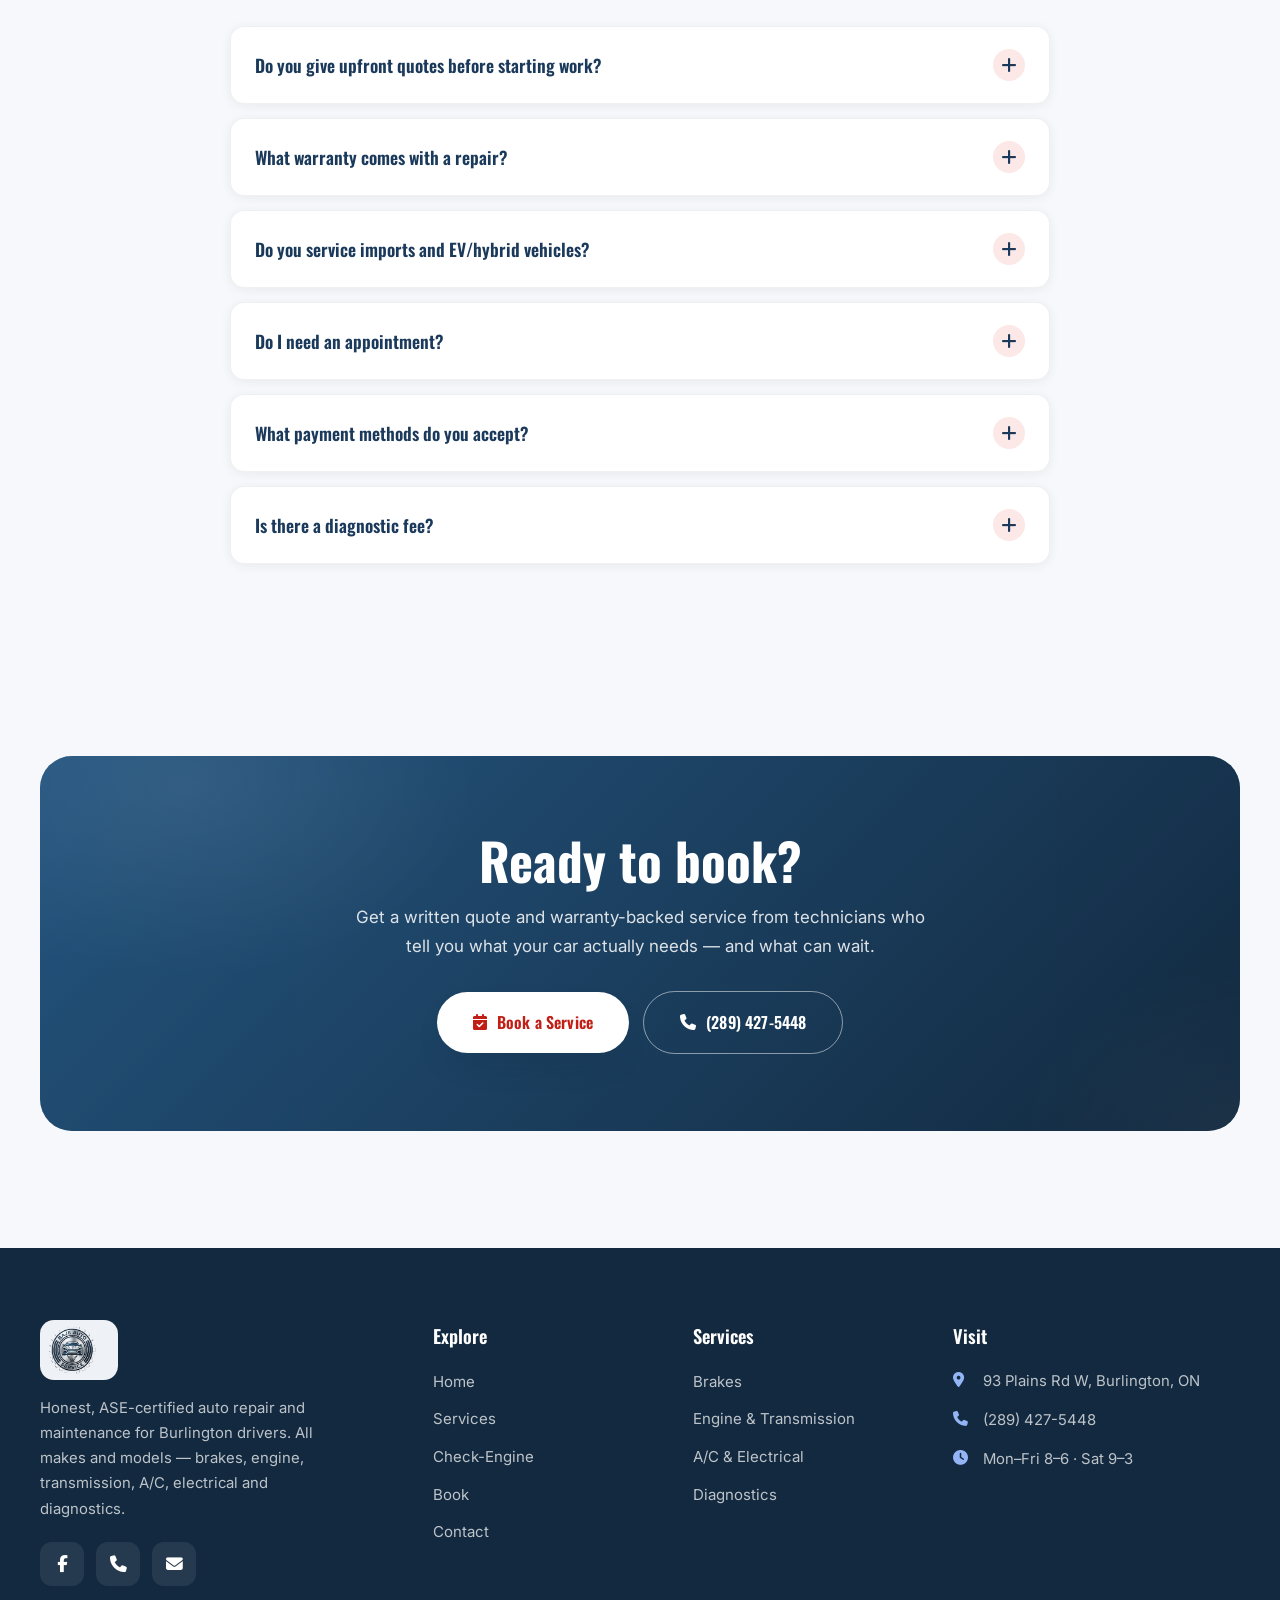
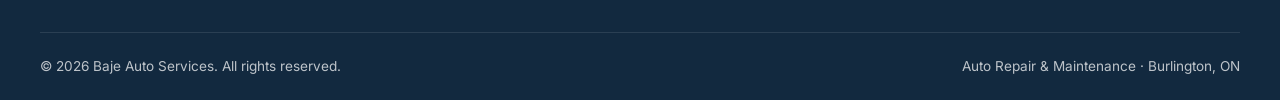
<file: services.html>
<!DOCTYPE html>
<html lang="en">
<head>
  <meta charset="UTF-8" />
  <meta name="viewport" content="width=device-width, initial-scale=1.0" />
  <title>Services &amp; Pricing | Baje Auto Services — Burlington, ON</title>
  <meta name="description" content="Full auto-repair services &amp; honest pricing at Baje Auto Services in Burlington, ON — brakes, engine &amp; transmission, A/C &amp; electrical, diagnostics, oil &amp; maintenance, tires &amp; alignment. Written quotes, 12-month warranty. Call (289) 427-5448." />
  <meta name="theme-color" content="#1B3A5B" />
  <meta property="og:type" content="website" />
  <meta property="og:site_name" content="Baje Auto Services" />
  <meta property="og:title" content="Services &amp; Pricing | Baje Auto Services — Burlington, ON" />
  <meta property="og:description" content="Full auto-repair services grouped by system with honest, upfront pricing. Written quotes &amp; warranty-backed work — all makes &amp; models." />

  <link rel="icon" type="image/svg+xml" href="assets/favicon.svg" />
  <link rel="preconnect" href="https://fonts.googleapis.com" />
  <link rel="preconnect" href="https://fonts.gstatic.com" crossorigin />
  <link href="https://fonts.googleapis.com/css2?family=Oswald:wght@500;600;700&family=Inter:wght@400;500;600&display=swap" rel="stylesheet" />
  <link rel="stylesheet" href="https://cdnjs.cloudflare.com/ajax/libs/font-awesome/6.5.1/css/all.min.css" />
  <link rel="stylesheet" href="css/styles.css" />

  <script type="application/ld+json">
  {
    "@context": "https://schema.org",
    "@type": "AutoRepair",
    "name": "Baje Auto Services",
    "description": "Honest, ASE-certified auto repair and maintenance in Burlington — brakes, engine, transmission, A/C, electrical, diagnostics, oil and tires. All makes & models, warranty-backed.",
    "priceRange": "$$",
    "telephone": "+1-289-427-5448",
    "email": "info@bajeauto.ca",
    "address": { "@type": "PostalAddress", "streetAddress": "93 Plains Rd W", "addressLocality": "Burlington", "addressRegion": "ON", "postalCode": "L7T 1E8", "addressCountry": "CA" },
    "areaServed": "Burlington",
    "openingHours": ["Mo-Fr 08:00-18:00", "Sa 09:00-15:00"],
    "sameAs": ["https://www.facebook.com/p/Baje-Auto-Service-100063463634111/"]
  }
  </script>
</head>
<body>

  <!-- ============ HEADER ============ -->
  <header class="site-header" id="header">
    <div class="container nav">
      <a href="index.html" class="brand" aria-label="Baje Auto Services home">
        <img src="assets/logo-mark.png" alt="Baje Auto Services" class="brand-logo" />
        <span class="brand-name"><b>Baje Auto</b><small>Services · Burlington</small></span>
      </a>
      <nav class="nav-links" aria-label="Primary">
        <a href="index.html">Home</a>
        <a href="services.html" class="active">Services</a>
        <a href="diagnostics.html">Check-Engine</a>
        <a href="book.html">Book</a>
        <a href="contact.html">Contact</a>
      </nav>
      <div class="nav-actions">
        <a href="tel:+12894275448" class="nav-phone"><i class="fa-solid fa-phone"></i> (289) 427-5448</a>
        <a href="book.html#quote" class="btn btn--sm">Book a Service</a>
        <button class="menu-toggle" id="menuToggle" aria-label="Open menu"><i class="fa-solid fa-bars"></i></button>
      </div>
    </div>
  </header>

  <!-- ============ MOBILE DRAWER ============ -->
  <div class="scrim" id="scrim"></div>
  <aside class="mobile-drawer" id="drawer" aria-label="Mobile menu">
    <div class="drawer-head">
      <img src="assets/logo-mark.png" alt="Baje Auto Services" style="height:44px" />
      <button class="drawer-close" id="drawerClose" aria-label="Close menu"><i class="fa-solid fa-xmark"></i></button>
    </div>
    <nav>
      <a href="index.html">Home <i class="fa-solid fa-chevron-right"></i></a>
      <a href="services.html" class="active">Services <i class="fa-solid fa-chevron-right"></i></a>
      <a href="diagnostics.html">Check-Engine Light <i class="fa-solid fa-chevron-right"></i></a>
      <a href="book.html">Book <i class="fa-solid fa-chevron-right"></i></a>
      <a href="contact.html">Contact <i class="fa-solid fa-chevron-right"></i></a>
    </nav>
    <div class="drawer-cta">
      <a href="book.html#quote" class="btn btn--block">Book a Service</a>
      <a href="tel:+12894275448" class="btn btn--navy btn--block"><i class="fa-solid fa-phone"></i> Call the Shop</a>
    </div>
    <div class="drawer-contact">
      <a href="tel:+12894275448"><i class="fa-solid fa-phone"></i> (289) 427-5448</a>
      <span><i class="fa-solid fa-location-dot"></i> 93 Plains Rd W, Burlington, ON</span>
    </div>
  </aside>

  <!-- ============ PAGE HERO ============ -->
  <section class="page-hero">
    <div class="hero-bg" aria-hidden="true">
      <span class="ambient-blob b1"></span>
      <span class="ambient-blob b2"></span>
      <span class="ambient-blob b3"></span>
      <img class="ambient-gear g1" src="assets/gear.svg" alt="" />
      <img class="ambient-gear g2" src="assets/gear.svg" alt="" />
    </div>
    <div class="container" style="position:relative;z-index:1">
      <div class="breadcrumbs reveal"><a href="index.html">Home</a> <span>/</span> <span>Services</span></div>
      <h1 class="reveal d1">Our Services &amp; Pricing</h1>
      <p class="reveal d2">Everything we service, grouped by system — with honest starting prices. Every job gets a written quote before any work begins, and the prices below are guides that can vary by vehicle, parts and condition.</p>
    </div>
  </section>

  <!-- ============ PRICING BY SYSTEM ============ -->
  <section class="section section--tight">
    <div class="container">
      <div class="price-wrap">

        <!-- Brakes -->
        <div class="price-cat reveal">
          <h3><i class="fa-solid fa-car-burst"></i> Brakes</h3>
          <div class="price-row"><span class="nm">Brake pads<small>Per axle · parts &amp; labour</small></span><span class="dots"></span><span class="pr">From $180</span></div>
          <div class="price-row"><span class="nm">Rotors<small>Replace or resurface, per pair</small></span><span class="dots"></span><span class="pr">From $220</span></div>
          <div class="price-row"><span class="nm">Brake fluid flush<small>Full system bleed</small></span><span class="dots"></span><span class="pr">From $120</span></div>
          <div class="price-row"><span class="nm">Calipers<small>Replacement, each</small></span><span class="dots"></span><span class="pr">From $160</span></div>
          <div class="price-row"><span class="nm">Brake inspection<small>Free with any brake service</small></span><span class="dots"></span><span class="pr">From $0</span></div>
        </div>

        <!-- Engine & Transmission -->
        <div class="price-cat reveal d1">
          <h3><i class="fa-solid fa-gears"></i> Engine &amp; Transmission</h3>
          <div class="price-row"><span class="nm">Check-engine diagnosis<small>Scan, read codes &amp; assess</small></span><span class="dots"></span><span class="pr">From $110</span></div>
          <div class="price-row"><span class="nm">Timing &amp; drive belts<small>Inspect &amp; replace</small></span><span class="dots"></span><span class="pr">From $320</span></div>
          <div class="price-row"><span class="nm">Transmission fluid service<small>Drain, fill &amp; filter</small></span><span class="dots"></span><span class="pr">From $180</span></div>
          <div class="price-row"><span class="nm">Engine tune-up<small>Plugs, filters &amp; adjustments</small></span><span class="dots"></span><span class="pr">From $160</span></div>
          <div class="price-row"><span class="nm">Cooling system service<small>Coolant flush &amp; pressure test</small></span><span class="dots"></span><span class="pr">From $130</span></div>
        </div>

        <!-- A/C & Electrical -->
        <div class="price-cat reveal">
          <h3><i class="fa-solid fa-snowflake"></i> A/C &amp; Electrical</h3>
          <div class="price-row"><span class="nm">A/C recharge &amp; leak check<small>Evacuate, recharge &amp; test</small></span><span class="dots"></span><span class="pr">From $140</span></div>
          <div class="price-row"><span class="nm">Battery test / replace<small>Includes charging-system check</small></span><span class="dots"></span><span class="pr">From $180</span></div>
          <div class="price-row"><span class="nm">Alternator / starter<small>Replacement, parts &amp; labour</small></span><span class="dots"></span><span class="pr">From $260</span></div>
          <div class="price-row"><span class="nm">Electrical diagnosis<small>Lights, sensors &amp; wiring faults</small></span><span class="dots"></span><span class="pr">From $110</span></div>
        </div>

        <!-- Diagnostics & Inspections -->
        <div class="price-cat reveal d1">
          <h3><i class="fa-solid fa-gauge-high"></i> Diagnostics &amp; Inspections</h3>
          <div class="price-row"><span class="nm">Computer diagnostic<small>Full scan &amp; honest assessment</small></span><span class="dots"></span><span class="pr">From $110</span></div>
          <div class="price-row"><span class="nm">Safety Standards Certificate<small>Ontario safety inspection</small></span><span class="dots"></span><span class="pr">From $90</span></div>
          <div class="price-row"><span class="nm">Pre-purchase inspection<small>Buying used? Know before you buy</small></span><span class="dots"></span><span class="pr">From $120</span></div>
          <div class="price-row"><span class="nm">Warning-light diagnosis<small>ABS, airbag, TPMS &amp; more</small></span><span class="dots"></span><span class="pr">From $110</span></div>
        </div>

        <!-- Maintenance & Oil -->
        <div class="price-cat reveal">
          <h3><i class="fa-solid fa-oil-can"></i> Maintenance &amp; Oil</h3>
          <div class="price-row"><span class="nm">Oil &amp; filter change<small>Conventional / synthetic blend</small></span><span class="dots"></span><span class="pr">From $50</span></div>
          <div class="price-row"><span class="nm">Full synthetic oil change<small>Premium oil &amp; filter</small></span><span class="dots"></span><span class="pr">From $85</span></div>
          <div class="price-row"><span class="nm">Fluid top-ups &amp; filters<small>Air, cabin &amp; fuel filters</small></span><span class="dots"></span><span class="pr">From $40</span></div>
          <div class="price-row"><span class="nm">Scheduled maintenance<small>Manufacturer service intervals</small></span><span class="dots"></span><span class="pr">From $120</span></div>
        </div>

        <!-- Tires & Alignment -->
        <div class="price-cat reveal d1">
          <h3><i class="fa-solid fa-gauge"></i> Tires &amp; Alignment</h3>
          <div class="price-row"><span class="nm">Tire change / mount<small>Per tire, mount &amp; balance</small></span><span class="dots"></span><span class="pr">From $40</span></div>
          <div class="price-row"><span class="nm">Tire rotation<small>All four wheels</small></span><span class="dots"></span><span class="pr">From $40</span></div>
          <div class="price-row"><span class="nm">Wheel balancing<small>Per wheel</small></span><span class="dots"></span><span class="pr">From $25</span></div>
          <div class="price-row"><span class="nm">Wheel alignment<small>Two- or four-wheel</small></span><span class="dots"></span><span class="pr">From $110</span></div>
          <div class="price-row"><span class="nm">Seasonal tire swap<small>Winter / summer changeover</small></span><span class="dots"></span><span class="pr">From $60</span></div>
        </div>

      </div>
    </div>
  </section>

  <!-- ============ WARRANTY & FINANCING CALLOUT ============ -->
  <section class="section section--alt section--tight">
    <div class="container center">
      <span class="eyebrow eyebrow--center reveal">Peace Of Mind</span>
      <h2 class="section-title reveal d1">Backed by a <em>real warranty</em></h2>
      <p class="section-lead reveal d2">Fair pricing is only half of it. Here's how we protect you on every repair, big or small.</p>
    </div>
    <div class="container">
      <div class="hours-grid" style="margin-top:44px">
        <div class="hours-card reveal">
          <div class="story-features" style="margin-top:0">
            <div class="story-feature reveal"><span class="ic"><i class="fa-solid fa-shield-halved"></i></span><div><b>12-month / 20,000 km warranty</b><p>Parts &amp; labour on qualifying repairs — whichever comes first.</p></div></div>
            <div class="story-feature reveal d1"><span class="ic"><i class="fa-solid fa-hand-holding-dollar"></i></span><div><b>Financing available</b><p>Flexible payment options on larger repairs — just ask us for details.</p></div></div>
            <div class="story-feature reveal d2"><span class="ic"><i class="fa-solid fa-file-invoice-dollar"></i></span><div><b>Written quote before any work</b><p>You approve the price first. No surprise charges, ever.</p></div></div>
          </div>
        </div>
        <div class="hours-card reveal d1">
          <div class="story-features" style="margin-top:0">
            <div class="story-feature reveal"><span class="ic"><i class="fa-solid fa-certificate"></i></span><div><b>ASE-certified technicians</b><p>Skilled, licensed work on all makes &amp; models — import &amp; domestic.</p></div></div>
            <div class="story-feature reveal d1"><span class="ic"><i class="fa-solid fa-car"></i></span><div><b>All makes &amp; models</b><p>Cars, SUVs and light trucks — including EV/hybrid service.</p></div></div>
            <div class="story-feature reveal d2"><span class="ic"><i class="fa-solid fa-bolt"></i></span><div><b>Same-day on many services</b><p>Oil, brakes, batteries and tires are often finished the same day.</p></div></div>
          </div>
        </div>
      </div>
    </div>
  </section>

  <!-- ============ FAQ ============ -->
  <section class="section">
    <div class="container center">
      <span class="eyebrow eyebrow--center reveal">Good To Know</span>
      <h2 class="section-title reveal d1">Pricing &amp; trust <em>questions</em></h2>
      <p class="section-lead reveal d2">Straight answers on how we quote, warranty and charge — before you ever drop off your vehicle.</p>
    </div>
    <div class="container">
      <div class="faq reveal">
        <div class="faq-item">
          <button class="faq-q">Do you give upfront quotes before starting work? <span class="ic"><i class="fa-solid fa-plus"></i></span></button>
          <div class="faq-a"><p>Always. We inspect your vehicle, then give you a clear written quote covering parts and labour. Nothing gets done until you approve the price — no surprise charges when you pick up.</p></div>
        </div>
        <div class="faq-item">
          <button class="faq-q">What warranty comes with a repair? <span class="ic"><i class="fa-solid fa-plus"></i></span></button>
          <div class="faq-a"><p>Qualifying repairs are backed by our 12-month / 20,000 km parts &amp; labour warranty, whichever comes first. If something we covered isn't right, bring it back and we'll make it right.</p></div>
        </div>
        <div class="faq-item">
          <button class="faq-q">Do you service imports and EV/hybrid vehicles? <span class="ic"><i class="fa-solid fa-plus"></i></span></button>
          <div class="faq-a"><p>Yes — our ASE-certified technicians service all makes and models, import and domestic, including hybrid and EV maintenance. Not sure if we cover your vehicle? Give us a call and we'll confirm.</p></div>
        </div>
        <div class="faq-item">
          <button class="faq-q">Do I need an appointment? <span class="ic"><i class="fa-solid fa-plus"></i></span></button>
          <div class="faq-a"><p>An appointment helps us get you in and out faster, so we recommend booking online or by phone. That said, we'll always do our best for walk-ins — call ahead and we'll let you know the earliest slot.</p></div>
        </div>
        <div class="faq-item">
          <button class="faq-q">What payment methods do you accept? <span class="ic"><i class="fa-solid fa-plus"></i></span></button>
          <div class="faq-a"><p>We accept debit, all major credit cards and cash. Financing is available on larger repairs — just ask and we'll walk you through the options.</p></div>
        </div>
        <div class="faq-item">
          <button class="faq-q">Is there a diagnostic fee? <span class="ic"><i class="fa-solid fa-plus"></i></span></button>
          <div class="faq-a"><p>Computer and check-engine diagnostics start from $110, which covers the time to properly scan, test and pinpoint the issue. If you go ahead with the repair, we'll often put that fee toward the work.</p></div>
        </div>
      </div>
    </div>
  </section>

  <!-- ============ CTA ============ -->
  <section class="section section--tight">
    <div class="container">
      <div class="cta-band reveal-scale">
        <h2>Ready to book?</h2>
        <p>Get a written quote and warranty-backed service from technicians who tell you what your car actually needs — and what can wait.</p>
        <div class="hero-ctas">
          <a href="book.html#quote" class="btn btn--white btn--lg"><i class="fa-solid fa-calendar-check"></i> Book a Service</a>
          <a href="tel:+12894275448" class="btn btn--ghost btn--lg" style="border-color:rgba(255,255,255,0.5);color:#fff"><i class="fa-solid fa-phone"></i> (289) 427-5448</a>
        </div>
      </div>
    </div>
  </section>

  <!-- ============ FOOTER ============ -->
  <footer class="footer">
    <div class="container">
      <div class="footer-top">
        <div class="footer-brand">
          <img src="assets/logo-mark.png" alt="Baje Auto Services" class="brand-logo-f" />
          <p>Honest, ASE-certified auto repair and maintenance for Burlington drivers. All makes and models — brakes, engine, transmission, A/C, electrical and diagnostics.</p>
          <div class="footer-social">
            <a href="https://www.facebook.com/p/Baje-Auto-Service-100063463634111/" target="_blank" rel="noopener" aria-label="Facebook"><i class="fa-brands fa-facebook-f"></i></a>
            <a href="tel:+12894275448" aria-label="Phone"><i class="fa-solid fa-phone"></i></a>
            <a href="mailto:info@bajeauto.ca" aria-label="Email"><i class="fa-solid fa-envelope"></i></a>
          </div>
        </div>
        <div>
          <h4>Explore</h4>
          <div class="footer-links"><a href="index.html">Home</a><a href="services.html">Services</a><a href="diagnostics.html">Check-Engine</a><a href="book.html">Book</a><a href="contact.html">Contact</a></div>
        </div>
        <div>
          <h4>Services</h4>
          <div class="footer-links"><a href="services.html">Brakes</a><a href="services.html">Engine &amp; Transmission</a><a href="services.html">A/C &amp; Electrical</a><a href="services.html">Diagnostics</a></div>
        </div>
        <div>
          <h4>Visit</h4>
          <div class="footer-contact">
            <span><i class="fa-solid fa-location-dot"></i> 93 Plains Rd W, Burlington, ON</span>
            <a href="tel:+12894275448"><i class="fa-solid fa-phone"></i> (289) 427-5448</a>
            <span><i class="fa-solid fa-clock"></i> Mon–Fri 8–6 · Sat 9–3</span>
          </div>
        </div>
      </div>
      <div class="footer-bottom">
        <span>© <span data-year>2026</span> Baje Auto Services. All rights reserved.</span>
        <span>Auto Repair &amp; Maintenance · Burlington, ON</span>
      </div>
    </div>
  </footer>

  <!-- ============ LIGHTBOX ============ -->
  <div class="lightbox" id="lightbox" aria-hidden="true">
    <button class="lightbox-close" id="lbClose" aria-label="Close"><i class="fa-solid fa-xmark"></i></button>
    <button class="lightbox-nav prev" id="lbPrev" aria-label="Previous"><i class="fa-solid fa-chevron-left"></i></button>
    <button class="lightbox-nav next" id="lbNext" aria-label="Next"><i class="fa-solid fa-chevron-right"></i></button>
    <div><img id="lbImg" src="assets/photos/g1.jpg" alt="" /><div class="lightbox-cap" id="lbCap"></div></div>
  </div>

  <a href="book.html#quote" class="fab-cta" aria-label="Book a service"><i class="fa-solid fa-calendar-check"></i><span>Book a Service</span></a>
  <button class="to-top" id="toTop" aria-label="Back to top"><i class="fa-solid fa-arrow-up"></i></button>

  <script src="js/main.js"></script>
</body>
</html>
</file>
<file: css/styles.css>
/* ============================================================
   BAJE AUTO SERVICES — Auto Repair (Burlington, ON)
   Navy + signal-red design system — all pages
   ============================================================ */

:root {
  --bg: #F6F8FB;
  --bg-2: #FFFFFF;
  --surface: #FFFFFF;
  --surface-2: #EDF1F6;
  --line: rgba(18,42,69,0.12);
  --line-2: rgba(18,42,69,0.07);

  --navy: #1B3A5B;
  --navy-deep: #12293F;
  --navy-bright: #D92D20;   /* signal red — accents + primary CTA (auto-repair spec) */
  --navy-soft: #FCE8E6;
  --navy-grad: linear-gradient(135deg, #24557f, #12293F);   /* navy — dark bands/buttons */

  --accent: #D97706; /* amber for star ratings */
  --steel: #5C6B7A;  /* steel gray — secondary */

  --white: #FFFFFF;
  --ink: #0F1B2A;
  --ink-soft: #5C6B7A;

  --shadow-sm: 0 2px 12px rgba(15,23,42,0.06);
  --shadow-md: 0 16px 40px -18px rgba(15,23,42,0.22);
  --shadow-lg: 0 34px 72px -30px rgba(15,23,42,0.30);
  --shadow-navy: 0 16px 32px -12px rgba(15,23,42,0.4);

  --r-sm: 8px;
  --r-md: 14px;
  --r-lg: 22px;
  --r-xl: 32px;

  --font-display: "Oswald", system-ui, sans-serif;
  --font-body: "Inter", system-ui, -apple-system, sans-serif;

  --container: 1200px;
  --ease: cubic-bezier(0.22, 1, 0.36, 1);
}

*, *::before, *::after { box-sizing: border-box; margin: 0; padding: 0; }
html { scroll-behavior: smooth; -webkit-text-size-adjust: 100%; scroll-padding-top: 100px; }
body { font-family: var(--font-body); color: var(--ink); background: var(--bg); line-height: 1.7; overflow-x: hidden; -webkit-font-smoothing: antialiased; }
img, svg { display: block; max-width: 100%; }
a { color: inherit; text-decoration: none; }
button { font-family: inherit; cursor: pointer; border: none; background: none; }
ul { list-style: none; }
input, textarea, select, button { font-family: inherit; font-size: 1rem; color: inherit; }
::selection { background: var(--navy); color: #fff; }

body::before {
  content: ""; position: fixed; inset: 0; z-index: -2;
  background:
    radial-gradient(900px 620px at 90% -10%, rgba(37,99,235,0.10), transparent 55%),
    radial-gradient(720px 500px at 0% 2%, rgba(15,23,42,0.05), transparent 55%),
    var(--bg);
}

/* Layout */
.container { width: min(100% - 44px, var(--container)); margin-inline: auto; }
.section { padding: clamp(72px, 9vw, 132px) 0; position: relative; }
.section--tight { padding: clamp(50px, 6vw, 88px) 0; }
.section--alt { background: var(--bg-2); }
.center { text-align: center; }

/* Type helpers */
.eyebrow { display: inline-flex; align-items: center; gap: 10px; font-size: 0.76rem; font-weight: 600; letter-spacing: 0.24em; text-transform: uppercase; color: var(--navy-bright); }
.eyebrow::before { content: ""; width: 26px; height: 2px; background: var(--navy-bright); }
.eyebrow--center { justify-content: center; }
.eyebrow--center::after { content: ""; width: 26px; height: 2px; background: var(--navy-bright); }
.section-title { font-family: var(--font-display); font-weight: 600; letter-spacing: -0.01em; color: var(--navy); font-size: clamp(2.1rem, 4.6vw, 3.4rem); line-height: 1.1; margin: 14px 0 0; }
.section-title em { font-style: normal; color: var(--navy-bright); }
.section-lead { max-width: 62ch; margin-top: 16px; color: var(--ink-soft); font-size: 1.06rem; }
.center .section-lead { margin-inline: auto; }
.text-accent { color: var(--navy-bright); }

/* Buttons */
.btn { --bg: var(--navy); --fg: #fff; position: relative; display: inline-flex; align-items: center; justify-content: center; gap: 10px; padding: 15px 30px; border-radius: 100px; font-family: var(--font-display); font-weight: 600; font-size: 0.94rem; letter-spacing: 0.01em; background: var(--bg); color: var(--fg); box-shadow: var(--shadow-navy); transition: transform 0.35s var(--ease), box-shadow 0.35s var(--ease), background 0.3s; overflow: hidden; isolation: isolate; }
.btn::after { content: ""; position: absolute; inset: 0; z-index: -1; background: linear-gradient(120deg, transparent 30%, rgba(255,255,255,0.25) 50%, transparent 70%); transform: translateX(-120%); transition: transform 0.6s var(--ease); }
.btn:hover { transform: translateY(-3px); box-shadow: 0 24px 40px -14px rgba(15,23,42,0.5); }
.btn:hover::after { transform: translateX(120%); }
.btn--ghost { --bg: transparent; --fg: var(--navy); box-shadow: none; border: 1.5px solid var(--line); }
.btn--ghost:hover { background: var(--navy-soft); border-color: var(--navy); }
.btn--white { --bg: #fff; --fg: var(--navy); box-shadow: var(--shadow-md); }
.btn--lg { padding: 17px 36px; font-size: 1rem; }
.btn--sm { padding: 10px 20px; font-size: 0.86rem; box-shadow: none; }
.btn--block { width: 100%; }
.link-arrow { display: inline-flex; align-items: center; gap: 8px; font-weight: 600; color: var(--navy-bright); }
.link-arrow i { transition: transform 0.3s var(--ease); }
.link-arrow:hover i { transform: translateX(5px); }

/* ============ HEADER ============ */
.site-header { position: fixed; top: 0; left: 0; right: 0; z-index: 100; transition: transform 0.4s var(--ease), background 0.4s, box-shadow 0.4s, backdrop-filter 0.4s; }
.site-header.scrolled { background: rgba(255,255,255,0.85); backdrop-filter: blur(16px) saturate(1.3); box-shadow: 0 6px 26px -18px rgba(15,23,42,0.4); border-bottom: 1px solid var(--line-2); }
.site-header.hidden { transform: translateY(-100%); }
.nav { display: flex; align-items: center; justify-content: space-between; gap: 20px; padding: 13px 0; }
.brand { display: flex; align-items: center; gap: 13px; }
.brand-logo { height: 46px; width: auto; border-radius: 6px; transition: transform 0.4s var(--ease); box-shadow: var(--shadow-sm); }
.brand:hover .brand-logo { transform: scale(1.05); }
.brand-name { display: flex; flex-direction: column; line-height: 1.05; }
.brand-name b { font-family: var(--font-display); font-weight: 600; font-size: 1.16rem; color: var(--navy); letter-spacing: -0.01em; }
.brand-name small { font-size: 0.62rem; font-weight: 600; letter-spacing: 0.22em; text-transform: uppercase; color: var(--ink-soft); margin-top: 3px; }

.nav-links { display: flex; align-items: center; gap: 2px; }
.nav-links a { position: relative; padding: 9px 16px; border-radius: 100px; font-weight: 500; color: var(--ink); font-size: 0.94rem; transition: color 0.25s; }
.nav-links a::after { content: ""; position: absolute; left: 16px; right: 16px; bottom: 5px; height: 2px; background: var(--navy-bright); transform: scaleX(0); transform-origin: left; transition: transform 0.3s var(--ease); }
.nav-links a:hover { color: var(--navy-bright); } .nav-links a:hover::after, .nav-links a.active::after { transform: scaleX(1); }
.nav-links a.active { color: var(--navy-bright); font-weight: 600; }
.nav-actions { display: flex; align-items: center; gap: 12px; }
.nav-phone { display: inline-flex; align-items: center; gap: 8px; font-weight: 600; color: var(--ink); font-size: 0.94rem; }
.nav-phone i { color: var(--navy-bright); }
.nav-phone:hover { color: var(--navy-bright); }
.menu-toggle { display: none; width: 46px; height: 46px; border-radius: 10px; background: var(--navy); color: #fff; font-size: 1.15rem; align-items: center; justify-content: center; box-shadow: var(--shadow-navy); }

.mobile-drawer { position: fixed; inset: 0 0 0 auto; width: min(86vw, 360px); z-index: 200; background: var(--surface); transform: translateX(100%); transition: transform 0.5s var(--ease); padding: 26px; display: flex; flex-direction: column; gap: 8px; box-shadow: -30px 0 60px -30px rgba(15,23,42,0.4); overflow-y: auto; }
.mobile-drawer.open { transform: translateX(0); }
.drawer-head { display: flex; align-items: center; justify-content: space-between; margin-bottom: 18px; }
.drawer-close { width: 44px; height: 44px; border-radius: 10px; background: var(--surface-2); color: var(--ink); font-size: 1.2rem; }
.mobile-drawer nav a { display: flex; align-items: center; justify-content: space-between; padding: 15px 16px; border-radius: 10px; font-size: 1.15rem; font-weight: 500; font-family: var(--font-display); border-bottom: 1px solid var(--line-2); color: var(--ink); }
.mobile-drawer nav a:hover, .mobile-drawer nav a.active { background: var(--navy-soft); color: var(--navy); }
.drawer-cta { margin-top: 20px; display: flex; flex-direction: column; gap: 12px; }
.drawer-contact { margin-top: 18px; font-size: 0.92rem; color: var(--ink-soft); display: grid; gap: 10px; }
.drawer-contact a { display: inline-flex; align-items: center; gap: 10px; }
.drawer-contact i { color: var(--navy-bright); width: 18px; }
.scrim { position: fixed; inset: 0; z-index: 150; background: rgba(15,23,42,0.4); opacity: 0; visibility: hidden; transition: opacity 0.4s, visibility 0.4s; backdrop-filter: blur(2px); }
.scrim.show { opacity: 1; visibility: visible; }

/* ============ HERO ============ */
.hero { position: relative; padding: clamp(130px, 16vw, 186px) 0 clamp(60px, 8vw, 96px); overflow: hidden; }
.hero-grid { display: grid; grid-template-columns: 1.08fr 0.92fr; gap: 46px; align-items: center; }
.hero-badge { display: inline-flex; align-items: center; gap: 10px; padding: 8px 16px; background: var(--surface); border: 1px solid var(--line); border-radius: 100px; font-size: 0.78rem; font-weight: 600; letter-spacing: 0.06em; color: var(--navy); box-shadow: var(--shadow-sm); }
.hero-badge .dot { width: 8px; height: 8px; border-radius: 50%; background: var(--navy-bright); box-shadow: 0 0 0 4px rgba(37,99,235,0.18); animation: pulse 2s infinite; }
@keyframes pulse { 0%,100% { box-shadow: 0 0 0 4px rgba(37,99,235,0.2); } 50% { box-shadow: 0 0 0 8px rgba(37,99,235,0); } }
.hero-title { font-family: var(--font-display); font-weight: 700; color: var(--navy); font-size: clamp(2.8rem, 6.4vw, 5rem); line-height: 1.02; letter-spacing: -0.02em; margin: 22px 0 0; }
.hero-title em { font-style: normal; color: var(--navy-bright); }
.hero-sub { margin-top: 22px; max-width: 52ch; font-size: 1.12rem; color: var(--ink-soft); }
.hero-ctas { margin-top: 32px; display: flex; flex-wrap: wrap; gap: 14px; align-items: center; }
.hero-meta { margin-top: 36px; display: flex; gap: 30px; flex-wrap: wrap; align-items: center; }
.hero-meta .m b { font-family: var(--font-display); font-size: 2rem; color: var(--navy); line-height: 1; display: block; font-weight: 700; }
.hero-meta .m span { font-size: 0.82rem; color: var(--ink-soft); margin-top: 4px; display: block; }
.hero-meta .divider { width: 1px; height: 40px; background: var(--line); }

.hero-visual { position: relative; display: grid; place-items: center; min-height: 460px; }
.hero-visual::before { content: ""; position: absolute; width: 74%; height: 74%; border-radius: 50%; background: radial-gradient(circle, rgba(37,99,235,0.16), transparent 66%); filter: blur(50px); }
.hero-photo-wrap { position: relative; width: min(420px, 100%); }
.hero-photo { position: relative; border-radius: 22px; overflow: hidden; border: 6px solid #fff; box-shadow: var(--shadow-lg); aspect-ratio: 4 / 5; }
.hero-photo img { width: 100%; height: 100%; object-fit: cover; }
.hero-tag { position: absolute; z-index: 3; display: flex; align-items: center; gap: 11px; background: #fff; border: 1px solid var(--line); padding: 12px 16px; border-radius: 14px; box-shadow: var(--shadow-md); font-size: 0.85rem; }
.hero-tag i { color: var(--navy-bright); font-size: 1.05rem; }
.hero-tag .stars { color: var(--accent); letter-spacing: 1px; }
.hero-tag b { color: var(--navy); font-weight: 600; display: block; }
.hero-tag small { color: var(--ink-soft); font-size: 0.74rem; }
.hero-tag.t1 { top: 22px; right: -20px; }
.hero-tag.t2 { bottom: 24px; left: -20px; }

/* ============ MARQUEE ============ */
.marquee { background: var(--navy); color: #fff; overflow: hidden; }
.marquee-track { display: flex; width: max-content; animation: marquee 32s linear infinite; }
.marquee:hover .marquee-track { animation-play-state: paused; }
.marquee-item { display: inline-flex; align-items: center; gap: 16px; padding: 15px 32px; font-family: var(--font-display); font-weight: 500; font-size: 1.1rem; white-space: nowrap; }
.marquee-item i { font-size: 0.5rem; color: var(--accent); }
@keyframes marquee { to { transform: translateX(-50%); } }

/* ============ FEATURE / SERVICE CARDS ============ */
.feat-grid { display: grid; grid-template-columns: repeat(3, 1fr); gap: 22px; margin-top: 54px; }
.feat-card { background: var(--surface); border: 1px solid var(--line-2); border-radius: var(--r-lg); padding: 34px 26px; box-shadow: var(--shadow-sm); transition: transform 0.4s var(--ease), box-shadow 0.4s; }
.feat-card:hover { transform: translateY(-8px); box-shadow: var(--shadow-md); }
.feat-card .ic { width: 58px; height: 58px; border-radius: 14px; display: grid; place-items: center; font-size: 1.4rem; background: var(--navy-soft); color: var(--navy); margin-bottom: 18px; }
.feat-card h3 { font-family: var(--font-display); font-size: 1.3rem; font-weight: 600; color: var(--navy); }
.feat-card p { color: var(--ink-soft); font-size: 0.93rem; margin-top: 8px; }
.feat-card .from { display: inline-block; margin-top: 14px; font-family: var(--font-display); color: var(--navy-bright); font-weight: 600; }

/* ============ STEPS ============ */
.steps { display: grid; grid-template-columns: repeat(3, 1fr); gap: 22px; margin-top: 54px; }
.step { background: var(--surface); border-radius: var(--r-md); padding: 34px 28px; border: 1px solid var(--line-2); box-shadow: var(--shadow-sm); position: relative; transition: transform 0.4s var(--ease), box-shadow 0.4s; }
.step:hover { transform: translateY(-6px); box-shadow: var(--shadow-md); }
.step-num { width: 52px; height: 52px; border-radius: 14px; display: grid; place-items: center; font-family: var(--font-display); font-size: 1.5rem; font-weight: 700; background: var(--navy-grad); color: #fff; margin-bottom: 18px; box-shadow: var(--shadow-navy); }
.step h3 { font-family: var(--font-display); font-size: 1.3rem; font-weight: 600; color: var(--navy); }
.step p { color: var(--ink-soft); font-size: 0.95rem; margin-top: 8px; }

/* ============ STORY / ABOUT ============ */
.story-grid { display: grid; grid-template-columns: 1.05fr 0.95fr; gap: 56px; align-items: center; }
.story-media { position: relative; width: min(440px, 100%); margin-inline: auto; border-radius: 18px; overflow: hidden; border: 6px solid #fff; box-shadow: var(--shadow-lg); aspect-ratio: 4 / 5; }
.story-media img { width: 100%; height: 100%; object-fit: cover; }
.story-quote { font-family: var(--font-display); font-weight: 500; font-size: 1.5rem; line-height: 1.35; color: var(--navy); margin: 20px 0; padding-left: 20px; border-left: 3px solid var(--navy-bright); }
.story-features { display: grid; gap: 16px; margin-top: 24px; }
.story-feature { display: flex; gap: 14px; align-items: flex-start; }
.story-feature .ic { flex: 0 0 auto; width: 46px; height: 46px; border-radius: 12px; display: grid; place-items: center; background: var(--navy-soft); color: var(--navy); font-size: 1.1rem; }
.story-feature b { font-weight: 600; color: var(--navy); }
.story-feature p { color: var(--ink-soft); font-size: 0.93rem; }

/* ============ STATS ============ */
.stats { display: grid; grid-template-columns: repeat(4, 1fr); gap: 20px; }
.stat { text-align: center; padding: 20px; border-left: 1px solid var(--line-2); }
.stat:first-child { border-left: none; }
.stat b { font-family: var(--font-display); font-weight: 700; display: block; font-size: clamp(2.4rem, 5vw, 3.4rem); line-height: 1; color: var(--navy); }
.stat span { color: var(--ink-soft); margin-top: 8px; display: block; font-size: 0.9rem; }

/* ============ GALLERY ============ */
.gallery { display: grid; grid-template-columns: repeat(3, 1fr); gap: 16px; margin-top: 46px; }
.gal-item { position: relative; aspect-ratio: 4 / 5; border-radius: var(--r-md); overflow: hidden; cursor: pointer; background: var(--surface-2); box-shadow: var(--shadow-sm); }
.gal-item img { width: 100%; height: 100%; object-fit: cover; transition: transform 0.6s var(--ease); }
.gal-item::after { content: "\f00e"; font-family: "Font Awesome 6 Free"; font-weight: 900; position: absolute; inset: 0; display: grid; place-items: center; color: #fff; background: linear-gradient(160deg, rgba(15,23,42,0), rgba(15,23,42,0.6)); opacity: 0; transition: opacity 0.4s; font-size: 1.3rem; }
.gal-item:hover::after { opacity: 1; } .gal-item:hover img { transform: scale(1.07); }
.gal-cap { position: absolute; left: 14px; bottom: 12px; z-index: 2; color: #fff; font-weight: 500; font-size: 0.85rem; opacity: 0; transform: translateY(8px); transition: opacity 0.4s, transform 0.4s; text-shadow: 0 2px 8px rgba(0,0,0,0.6); }
.gal-item:hover .gal-cap { opacity: 1; transform: translateY(0); }
.lightbox { position: fixed; inset: 0; z-index: 300; background: rgba(15,23,42,0.9); display: grid; place-items: center; padding: 30px; opacity: 0; visibility: hidden; transition: opacity 0.35s, visibility 0.35s; backdrop-filter: blur(6px); }
.lightbox.show { opacity: 1; visibility: visible; }
.lightbox img { max-width: min(84vw, 460px); max-height: 80vh; border-radius: 8px; animation: popIn 0.4s var(--ease); border: 4px solid #fff; }
.lightbox-cap { color: #fff; font-family: var(--font-display); font-size: 1.2rem; margin-top: 18px; text-align: center; }
.lightbox-close { position: absolute; top: 24px; right: 26px; width: 50px; height: 50px; border-radius: 50%; background: rgba(255,255,255,0.15); color: #fff; font-size: 1.3rem; }
.lightbox-nav { position: absolute; top: 50%; transform: translateY(-50%); width: 54px; height: 54px; border-radius: 50%; background: rgba(255,255,255,0.15); color: #fff; font-size: 1.3rem; display: grid; place-items: center; }
.lightbox-nav.prev { left: 20px; } .lightbox-nav.next { right: 20px; }
@keyframes popIn { from { transform: scale(0.9); opacity: 0; } to { transform: scale(1); opacity: 1; } }

/* ============ PRICE LIST ============ */
.price-wrap { display: grid; grid-template-columns: 1fr 1fr; gap: 20px 56px; margin-top: 46px; }
.price-cat { background: var(--surface); border: 1px solid var(--line-2); border-radius: var(--r-lg); padding: 30px; box-shadow: var(--shadow-sm); }
.price-cat h3 { font-family: var(--font-display); font-size: 1.35rem; font-weight: 600; color: var(--navy); display: flex; align-items: center; gap: 12px; margin-bottom: 8px; }
.price-cat h3 i { color: var(--navy-bright); font-size: 1rem; }
.price-row { display: flex; align-items: baseline; gap: 10px; padding: 15px 0; border-bottom: 1px solid var(--line-2); }
.price-row:last-child { border-bottom: none; }
.price-row .nm { color: var(--ink); font-weight: 500; }
.price-row .nm small { display: block; color: var(--ink-soft); font-weight: 400; font-size: 0.82rem; margin-top: 2px; }
.price-row .dots { flex: 1; border-bottom: 1px dotted rgba(15,23,42,0.25); transform: translateY(-4px); }
.price-row .pr { font-family: var(--font-display); color: var(--navy-bright); font-weight: 600; font-size: 1.2rem; white-space: nowrap; }

/* ============ TESTIMONIALS ============ */
.testimonials { position: relative; }
.tst-viewport { overflow: hidden; margin-top: 44px; }
.tst-track { display: flex; transition: transform 0.6s var(--ease); }
.tst-slide { flex: 0 0 100%; padding: 6px; }
.tst-card { background: var(--surface); border-radius: var(--r-lg); padding: clamp(32px, 4vw, 54px); border: 1px solid var(--line-2); box-shadow: var(--shadow-md); text-align: center; max-width: 780px; margin-inline: auto; }
.tst-stars { color: var(--accent); font-size: 0.95rem; letter-spacing: 3px; margin-bottom: 16px; }
.tst-text { font-family: var(--font-display); font-weight: 500; font-size: clamp(1.2rem, 2.4vw, 1.6rem); line-height: 1.45; color: var(--navy); }
.tst-author { margin-top: 24px; display: flex; align-items: center; justify-content: center; gap: 14px; }
.tst-avatar { width: 54px; height: 54px; border-radius: 50%; display: grid; place-items: center; font-family: var(--font-display); font-weight: 600; color: #fff; background: var(--navy-grad); }
.tst-author .who { text-align: left; }
.tst-author b { font-weight: 600; color: var(--navy); }
.tst-author span { display: block; font-size: 0.84rem; color: var(--ink-soft); }
.tst-controls { display: flex; align-items: center; justify-content: center; gap: 18px; margin-top: 28px; }
.tst-arrow { width: 50px; height: 50px; border-radius: 50%; background: var(--surface); color: var(--navy); display: grid; place-items: center; box-shadow: var(--shadow-sm); border: 1px solid var(--line); transition: background 0.25s, transform 0.25s, color 0.25s; }
.tst-arrow:hover { background: var(--navy); color: #fff; transform: scale(1.08); }
.tst-dots { display: flex; gap: 9px; }
.tst-dot { width: 9px; height: 9px; border-radius: 50%; background: var(--line); transition: all 0.3s; }
.tst-dot.active { background: var(--navy-bright); width: 26px; border-radius: 6px; }

/* ============ HOURS / LOCATION ============ */
.hours-grid { display: grid; grid-template-columns: 1fr 1fr; gap: 26px; margin-top: 46px; }
.hours-card { background: var(--surface); border: 1px solid var(--line-2); border-radius: var(--r-lg); padding: 36px; box-shadow: var(--shadow-sm); }
.hours-card h3 { font-family: var(--font-display); font-size: 1.4rem; font-weight: 600; color: var(--navy); display: flex; align-items: center; gap: 12px; margin-bottom: 20px; }
.hours-card h3 i { color: var(--navy-bright); }
.hours-row { display: flex; justify-content: space-between; padding: 12px 0; border-bottom: 1px solid var(--line-2); }
.hours-row:last-child { border-bottom: none; }
.hours-row .d { color: var(--ink); font-weight: 500; }
.hours-row .h { color: var(--ink-soft); }
.hours-row .closed { color: #94A3B8; }
.info-list { display: grid; gap: 18px; }
.info-row { display: flex; gap: 14px; align-items: flex-start; }
.info-row .ic { flex: 0 0 auto; width: 44px; height: 44px; border-radius: 12px; display: grid; place-items: center; background: var(--navy-soft); color: var(--navy); }
.info-row b { color: var(--navy); display: block; font-weight: 600; }
.info-row a, .info-row span { color: var(--ink-soft); }
.info-row a:hover { color: var(--navy-bright); }

/* ============ CTA ============ */
.cta-band { background: var(--navy-grad); border-radius: var(--r-xl); padding: clamp(46px, 6vw, 78px); position: relative; overflow: hidden; text-align: center; }
.cta-band::before { content: ""; position: absolute; inset: 0; opacity: 0.5; background: radial-gradient(500px 320px at 12% 8%, rgba(255,255,255,0.16), transparent 60%), radial-gradient(420px 300px at 100% 100%, rgba(255,255,255,0.08), transparent 55%); }
.cta-band > * { position: relative; }
.cta-band h2 { font-family: var(--font-display); font-size: clamp(2.1rem, 4.4vw, 3.2rem); font-weight: 700; line-height: 1.06; color: #fff; }
.cta-band h2 em { font-style: normal; color: #fff; opacity: 0.75; }
.cta-band p { max-width: 54ch; margin: 16px auto 0; color: rgba(255,255,255,0.85); font-size: 1.06rem; }
.cta-band .hero-ctas { justify-content: center; margin-top: 30px; }

/* ============ FOOTER ============ */
.footer { background: var(--navy-deep); color: rgba(255,255,255,0.72); padding-top: 72px; margin-top: 40px; }
.footer-top { display: grid; grid-template-columns: 1.6fr 1fr 1fr 1.3fr; gap: 40px; padding-bottom: 46px; border-bottom: 1px solid rgba(255,255,255,0.1); }
.footer h4 { color: #fff; font-family: var(--font-display); font-size: 1.15rem; margin-bottom: 18px; font-weight: 600; }
.footer-brand .brand-logo-f { height: 64px; border-radius: 8px; }
.footer-brand p { margin-top: 16px; max-width: 34ch; font-size: 0.93rem; }
.footer-links { display: grid; gap: 12px; }
.footer-links a { font-size: 0.94rem; transition: color 0.25s, padding-left 0.25s; }
.footer-links a:hover { color: #fff; padding-left: 5px; }
.footer-contact { display: grid; gap: 14px; font-size: 0.93rem; }
.footer-contact a, .footer-contact span { display: flex; gap: 12px; align-items: flex-start; }
.footer-contact i { color: #93B4F5; width: 18px; margin-top: 4px; }
.footer-social { display: flex; gap: 12px; margin-top: 20px; }
.footer-social a { width: 44px; height: 44px; border-radius: 12px; background: rgba(255,255,255,0.08); display: grid; place-items: center; color: #fff; font-size: 1.05rem; transition: background 0.3s, transform 0.3s; }
.footer-social a:hover { background: var(--navy-bright); transform: translateY(-4px); }
.footer-bottom { display: flex; align-items: center; justify-content: space-between; gap: 16px; padding: 22px 0; flex-wrap: wrap; font-size: 0.85rem; }
.footer-bottom a:hover { color: #fff; }

/* ============ FLOATING / TOAST ============ */
.fab-cta { position: fixed; bottom: 26px; right: 24px; z-index: 90; display: inline-flex; align-items: center; gap: 10px; padding: 14px 22px; border-radius: 100px; background: var(--navy); color: #fff; font-family: var(--font-display); font-weight: 600; font-size: 0.9rem; box-shadow: var(--shadow-navy); transition: transform 0.3s var(--ease), box-shadow 0.3s; }
.fab-cta i { font-size: 1.02rem; }
.fab-cta:hover { transform: translateY(-3px); box-shadow: 0 22px 40px -14px rgba(15,23,42,0.55); }
@media (max-width: 560px) { .fab-cta span { display: none; } .fab-cta { padding: 16px; } }
.to-top { position: fixed; bottom: 26px; left: 24px; z-index: 90; width: 50px; height: 50px; border-radius: 50%; background: #fff; border: 1px solid var(--line); color: var(--navy); display: grid; place-items: center; font-size: 1.05rem; box-shadow: var(--shadow-sm); opacity: 0; visibility: hidden; transform: translateY(14px); transition: opacity 0.35s, transform 0.35s, visibility 0.35s; }
.to-top.show { opacity: 1; visibility: visible; transform: translateY(0); }
.toast-wrap { position: fixed; bottom: 26px; left: 50%; transform: translateX(-50%); z-index: 400; display: grid; gap: 10px; width: min(92vw, 400px); }
.toast { background: var(--navy); color: #fff; padding: 15px 18px; border-radius: 12px; display: flex; align-items: center; gap: 12px; box-shadow: var(--shadow-lg); transform: translateY(20px); opacity: 0; transition: transform 0.4s var(--ease), opacity 0.4s; border-left: 3px solid #93B4F5; }
.toast.show { transform: translateY(0); opacity: 1; }
.toast i { color: #93B4F5; font-size: 1.15rem; }

/* ============ PAGE HERO ============ */
.page-hero { padding: clamp(140px, 15vw, 190px) 0 clamp(40px, 5vw, 64px); text-align: center; position: relative; overflow: hidden; }
.page-hero h1 { font-family: var(--font-display); font-weight: 700; color: var(--navy); font-size: clamp(2.6rem, 6vw, 4.4rem); line-height: 1.04; letter-spacing: -0.02em; margin-top: 14px; }
.page-hero p { max-width: 60ch; margin: 18px auto 0; color: var(--ink-soft); font-size: 1.1rem; }
.breadcrumbs { display: inline-flex; gap: 8px; font-size: 0.82rem; color: var(--ink-soft); }
.breadcrumbs a:hover { color: var(--navy-bright); }

/* ============ BOOKING FORM ============ */
.quote-wrap { display: grid; grid-template-columns: 1fr 1.2fr; gap: 40px; align-items: stretch; }
.quote-side { background: var(--navy-grad); border-radius: var(--r-lg); padding: clamp(30px, 4vw, 46px); position: relative; overflow: hidden; display: flex; flex-direction: column; color: #fff; }
.quote-side::after { content: ""; position: absolute; inset: 0; background: radial-gradient(400px 300px at 100% 0%, rgba(255,255,255,0.14), transparent 60%); }
.quote-side > * { position: relative; }
.quote-side h2 { font-family: var(--font-display); font-size: clamp(1.9rem, 3vw, 2.5rem); font-weight: 700; line-height: 1.1; color: #fff; }
.quote-side p { margin-top: 14px; color: rgba(255,255,255,0.85); }
.quote-benefits { display: grid; gap: 16px; margin-top: 28px; }
.quote-benefit { display: flex; gap: 14px; align-items: flex-start; }
.quote-benefit i { width: 40px; height: 40px; border-radius: 10px; background: rgba(255,255,255,0.12); display: grid; place-items: center; color: #fff; flex: 0 0 auto; }
.quote-benefit b { display: block; color: #fff; font-weight: 600; }
.quote-benefit span { font-size: 0.9rem; color: rgba(255,255,255,0.8); }
.quote-live { margin-top: auto; padding-top: 26px; }
.quote-live-card { background: rgba(255,255,255,0.12); border: 1px solid rgba(255,255,255,0.2); border-radius: var(--r-md); padding: 22px; }
.quote-live-card .label { font-size: 0.76rem; letter-spacing: 0.14em; text-transform: uppercase; color: rgba(255,255,255,0.8); }
.quote-live-card .est { font-family: var(--font-display); font-size: 2.6rem; font-weight: 700; line-height: 1; margin: 8px 0 4px; color: #fff; }
.quote-live-card small { color: rgba(255,255,255,0.8); font-size: 0.84rem; }
.quote-form { background: var(--surface); border-radius: var(--r-lg); border: 1px solid var(--line-2); box-shadow: var(--shadow-md); padding: clamp(26px, 3.5vw, 40px); }
.stepper { display: flex; align-items: center; gap: 8px; margin-bottom: 28px; }
.stepper .st { display: flex; align-items: center; gap: 8px; flex: 1; }
.stepper .st .n { width: 32px; height: 32px; border-radius: 50%; display: grid; place-items: center; font-family: var(--font-display); font-weight: 700; font-size: 0.9rem; background: var(--surface-2); color: var(--ink-soft); flex: 0 0 auto; transition: all 0.35s; }
.stepper .st .t { font-size: 0.82rem; font-weight: 600; color: var(--ink-soft); }
.stepper .st .bar { flex: 1; height: 2px; border-radius: 2px; background: var(--line); }
.stepper .st.active .n, .stepper .st.done .n { background: var(--navy); color: #fff; }
.stepper .st.active .t, .stepper .st.done .t { color: var(--navy); }
.stepper .st.done .bar { background: var(--navy); }
.fstep { display: none; animation: fade 0.4s var(--ease); }
.fstep.active { display: block; }
@keyframes fade { from { opacity: 0; transform: translateY(10px); } to { opacity: 1; transform: translateY(0); } }
.field { margin-bottom: 18px; }
.field label { display: block; font-weight: 500; font-size: 0.92rem; margin-bottom: 8px; color: var(--ink); }
.field label .req { color: var(--navy-bright); }
.field input, .field textarea, .field select { width: 100%; padding: 13px 15px; border-radius: 10px; border: 1.5px solid var(--line); background: #fff; color: var(--ink); transition: border 0.25s, box-shadow 0.25s; }
.field input::placeholder, .field textarea::placeholder { color: #94A3B8; }
.field input:focus, .field textarea:focus, .field select:focus { outline: none; border-color: var(--navy-bright); box-shadow: 0 0 0 4px rgba(37,99,235,0.12); }
.field textarea { resize: vertical; min-height: 90px; }
.field-row { display: grid; grid-template-columns: 1fr 1fr; gap: 16px; }
.hp { position: absolute; left: -9999px; opacity: 0; height: 0; }
.chip-select { display: flex; flex-wrap: wrap; gap: 10px; }
.chip-opt { position: relative; }
.chip-opt input { position: absolute; opacity: 0; inset: 0; cursor: pointer; }
.chip-opt span { display: inline-flex; align-items: center; gap: 8px; padding: 10px 16px; border-radius: 100px; border: 1.5px solid var(--line); background: #fff; color: var(--ink); font-weight: 500; font-size: 0.9rem; transition: all 0.25s; cursor: pointer; }
.chip-opt input:checked + span { background: var(--navy); color: #fff; border-color: var(--navy); }
.chip-opt input:focus-visible + span { box-shadow: 0 0 0 4px rgba(37,99,235,0.2); }
.form-nav { display: flex; justify-content: space-between; gap: 12px; margin-top: 26px; }
.form-nav .btn--ghost.hidden { visibility: hidden; }
.form-success { display: none; text-align: center; padding: 20px 10px; animation: fade 0.5s var(--ease); }
.form-success.show { display: block; }
.form-success .check { width: 84px; height: 84px; margin: 0 auto 18px; border-radius: 50%; background: var(--navy-grad); color: #fff; display: grid; place-items: center; font-size: 2.2rem; animation: popIn 0.5s var(--ease); box-shadow: var(--shadow-navy); }
.form-success h3 { font-family: var(--font-display); font-size: 1.9rem; font-weight: 700; color: var(--navy); }
.form-success p { color: var(--ink-soft); margin: 10px auto 22px; max-width: 42ch; }

/* ============ FAQ ============ */
.faq { max-width: 820px; margin: 44px auto 0; display: grid; gap: 14px; }
.faq-item { background: var(--surface); border: 1px solid var(--line-2); border-radius: var(--r-md); overflow: hidden; box-shadow: var(--shadow-sm); transition: box-shadow 0.3s; }
.faq-item.open { box-shadow: var(--shadow-md); }
.faq-q { width: 100%; text-align: left; padding: 22px 24px; display: flex; align-items: center; justify-content: space-between; gap: 16px; font-weight: 600; font-size: 1.1rem; font-family: var(--font-display); color: var(--navy); }
.faq-q .ic { flex: 0 0 auto; width: 32px; height: 32px; border-radius: 50%; background: var(--navy-soft); color: var(--navy); display: grid; place-items: center; transition: transform 0.4s var(--ease), background 0.3s, color 0.3s; }
.faq-item.open .faq-q .ic { transform: rotate(45deg); background: var(--navy); color: #fff; }
.faq-a { max-height: 0; overflow: hidden; transition: max-height 0.45s var(--ease); }
.faq-a p { padding: 0 24px 24px; color: var(--ink-soft); }

/* ============ CONTACT ============ */
.contact-grid { display: grid; grid-template-columns: repeat(3, 1fr); gap: 22px; margin-top: 46px; }
.contact-card { background: var(--surface); border: 1px solid var(--line-2); border-radius: var(--r-lg); padding: 34px 28px; text-align: center; box-shadow: var(--shadow-sm); transition: transform 0.4s var(--ease), box-shadow 0.4s; }
.contact-card:hover { transform: translateY(-6px); box-shadow: var(--shadow-md); }
.contact-card .ic { width: 60px; height: 60px; border-radius: 16px; margin: 0 auto 16px; display: grid; place-items: center; font-size: 1.5rem; background: var(--navy-grad); color: #fff; box-shadow: var(--shadow-navy); }
.contact-card h3 { font-family: var(--font-display); font-size: 1.3rem; font-weight: 600; color: var(--navy); }
.contact-card p { color: var(--ink-soft); margin: 6px 0 4px; }
.contact-card a { color: var(--navy-bright); font-weight: 600; }

/* ============ REVEAL ============ */
.reveal { opacity: 0; transform: translateY(34px); transition: opacity 0.8s var(--ease), transform 0.8s var(--ease); }
.reveal.in { opacity: 1; transform: none; }
.reveal.d1 { transition-delay: 0.08s; } .reveal.d2 { transition-delay: 0.16s; } .reveal.d3 { transition-delay: 0.24s; } .reveal.d4 { transition-delay: 0.32s; }
.reveal-scale { opacity: 0; transform: scale(0.94); transition: opacity 0.7s var(--ease), transform 0.7s var(--ease); }
.reveal-scale.in { opacity: 1; transform: none; }

/* ============ RESPONSIVE ============ */
@media (max-width: 1080px) { .footer-top { grid-template-columns: 1fr 1fr; gap: 34px; } .feat-grid { grid-template-columns: repeat(2, 1fr); } }
@media (max-width: 940px) {
  .nav-links, .nav-phone { display: none; }
  .menu-toggle { display: flex; }
  .nav-actions .btn:not(.menu-toggle) { display: none; }
  .brand-name small { display: none; }
  .hero-grid { grid-template-columns: 1fr; text-align: center; }
  .hero-sub { margin-inline: auto; }
  .hero-ctas, .hero-meta { justify-content: center; }
  .hero-visual { min-height: 340px; order: -1; margin-bottom: 10px; }
  .story-grid { grid-template-columns: 1fr; gap: 40px; }
  .story-media { order: -1; }
  .steps { grid-template-columns: 1fr; }
  .stats { grid-template-columns: repeat(2, 1fr); }
  .stat:nth-child(3) { border-left: none; }
  .quote-wrap, .price-wrap, .hours-grid { grid-template-columns: 1fr; }
}
@media (max-width: 760px) {
  .feat-grid, .contact-grid { grid-template-columns: 1fr; }
  .gallery { grid-template-columns: repeat(2, 1fr); }
  .footer-top { grid-template-columns: 1fr; }
  .cta-band { border-radius: var(--r-lg); }
  .field-row { grid-template-columns: 1fr; }
  .stepper .st .t { display: none; }
  .hero-meta .divider { display: none; }
  .hero-tag.t1 { top: 2%; right: 0; } .hero-tag.t2 { bottom: 2%; }
}
@media (max-width: 480px) { .stats { grid-template-columns: 1fr 1fr; gap: 8px; } .stat { border-left: none; } }

@media (prefers-reduced-motion: reduce) {
  *, *::before, *::after { animation-duration: 0.001ms !important; animation-iteration-count: 1 !important; transition-duration: 0.15s !important; scroll-behavior: auto !important; }
  .reveal, .reveal-scale { opacity: 1; transform: none; }
}

/* ===== BAJE AUTO — theme overrides + Motion layer ===== */
:root { --font-display: "Oswald", system-ui, sans-serif; }
.hero-title, .section-title, .page-hero h1 { letter-spacing: 0.005em; }
.btn { --bg: linear-gradient(135deg, #E5352A, #C11F16); --fg: #fff; }   /* primary CTA = signal red */
.btn--ghost { --bg: transparent; --fg: var(--navy); }
.btn--white { --bg: #fff; --fg: #C11F16; }
.btn--navy { --bg: var(--navy-grad); --fg: #fff; }   /* secondary strong action (e.g. Call) */
.brand-logo { border-radius: 12px; height: 50px; box-shadow: var(--shadow-sm); }
.footer-brand .brand-logo-f { border-radius: 12px; height: 60px; }
.marquee { background: #12293F; }
/* amber = trust/urgency accent used sparingly */
.text-amber { color: var(--accent); }
.badge-amber { background: rgba(217,119,6,0.12); color: #B45309; border:1px solid rgba(217,119,6,0.28); }
/* Reveals stay CSS-driven (reliable in every browser). Motion adds float/pulse/hover on top. */
html { overflow-anchor: none; }                 /* stop scroll-anchoring from jittering reveals */
.reveal { transform: translate3d(0, 34px, 0); backface-visibility: hidden; }
.reveal.in { transform: translate3d(0, 0, 0); }
.reveal-scale { backface-visibility: hidden; }
@media (prefers-reduced-motion: reduce){ .reveal, .reveal-scale { opacity:1 !important; transform:none !important; } }

/* ===== AMBIENT HERO BACKGROUND (aurora blobs + turning gears) ===== */
.hero { position: relative; overflow: hidden; }
.hero-bg { position: absolute; inset: 0; z-index: 0; overflow: hidden; pointer-events: none; }
.hero > .container.hero-grid { position: relative; z-index: 1; }
.ambient-blob { position: absolute; border-radius: 50%; filter: blur(50px); will-change: transform; animation: ambBlob 16s ease-in-out infinite; }
.ambient-blob.b1 { width: 460px; height: 460px; top: -90px; left: -50px; background: radial-gradient(circle, rgba(37,99,235,0.7), transparent 70%); opacity: 0.55; }
.ambient-blob.b2 { width: 400px; height: 400px; bottom: -110px; right: -30px; background: radial-gradient(circle, rgba(217,119,6,0.6), transparent 70%); opacity: 0.45; animation-duration: 20s; animation-delay: -5s; }
.ambient-blob.b3 { width: 430px; height: 430px; bottom: -30px; left: 30%; background: radial-gradient(circle, rgba(96,165,250,0.7), transparent 70%); opacity: 0.42; animation-duration: 24s; animation-delay: -9s; }
.ambient-gear { position: absolute; will-change: transform; }
.ambient-gear.g1 { width: 300px; top: -64px; left: 30%; opacity: 0.12; animation: ambSpin 20s linear infinite; }
.ambient-gear.g2 { width: 156px; bottom: -40px; left: 3%; opacity: 0.14; animation: ambSpinRev 14s linear infinite; }
.ambient-gear.g3 { width: 108px; top: 14%; left: 52%; opacity: 0.11; animation: ambSpin 11s linear infinite; }
@keyframes ambSpin { to { transform: rotate(360deg); } }
@keyframes ambSpinRev { to { transform: rotate(-360deg); } }
@keyframes ambBlob {
  0%, 100% { transform: translate3d(0, 0, 0); }
  33%      { transform: translate3d(48px, -40px, 0); }
  66%      { transform: translate3d(-34px, 26px, 0); }
}
/* floating hero tags — CSS-driven now (reliable everywhere) */
.hero-tag { animation: ambFloat 3.6s ease-in-out infinite; }
.hero-tag.t2 { animation-duration: 4.4s; animation-delay: -1.2s; }
@keyframes ambFloat { 0%,100% { transform: translateY(0); } 50% { transform: translateY(-10px); } }
@media (max-width: 940px){
  .ambient-gear.g3 { display: none; }
  .ambient-gear.g1 { left: auto; right: 2%; }
}
@media (prefers-reduced-motion: reduce){
  .ambient-gear, .ambient-blob, .hero-tag { animation: none; }
}

/* flat SVG logo mark */
.brand-logo{box-shadow:none!important;border-radius:0!important;}

/* ===== Check-engine callout band (auto-repair) ===== */
.ce-band{ display:flex; align-items:center; gap:18px; margin-top:38px; text-decoration:none;
  background:linear-gradient(135deg,#FFF4F3,#FCE9E7); border:1px solid rgba(217,45,32,.28);
  border-left:5px solid var(--navy-bright); border-radius:var(--r-lg); padding:20px 26px;
  box-shadow:var(--shadow-sm); transition:transform .3s var(--ease), box-shadow .3s; }
.ce-band:hover{ transform:translateY(-3px); box-shadow:var(--shadow-md); }
.ce-ico{ flex:0 0 auto; width:52px; height:52px; border-radius:14px; display:grid; place-items:center;
  background:var(--navy-bright); color:#fff; font-size:1.35rem; box-shadow:0 8px 20px -8px rgba(217,45,32,.6); }
.ce-txt{ flex:1; color:var(--ink); font-size:1rem; line-height:1.5; }
.ce-txt b{ color:var(--navy); font-family:var(--font-display); font-weight:600; }
.ce-go{ flex:0 0 auto; display:inline-flex; align-items:center; gap:8px; font-family:var(--font-display);
  font-weight:600; color:var(--navy-bright); white-space:nowrap; }
.ce-go i{ transition:transform .3s var(--ease); }
.ce-band:hover .ce-go i{ transform:translateX(5px); }
@media(max-width:680px){ .ce-band{ flex-direction:column; text-align:center; } }


/* transparent circular badge blends on the light header; dark footer gets a light chip so the navy badge reads */
.footer-brand .brand-logo-f{ background:#eef1f5; border-radius:14px; padding:6px 9px; }

/* Apex logo sweep 2026-07-21 — transparent header mark: no rectangular box-shadow/tile */
.brand-logo{ box-shadow:none !important; border-radius:0 !important; }
</file>
